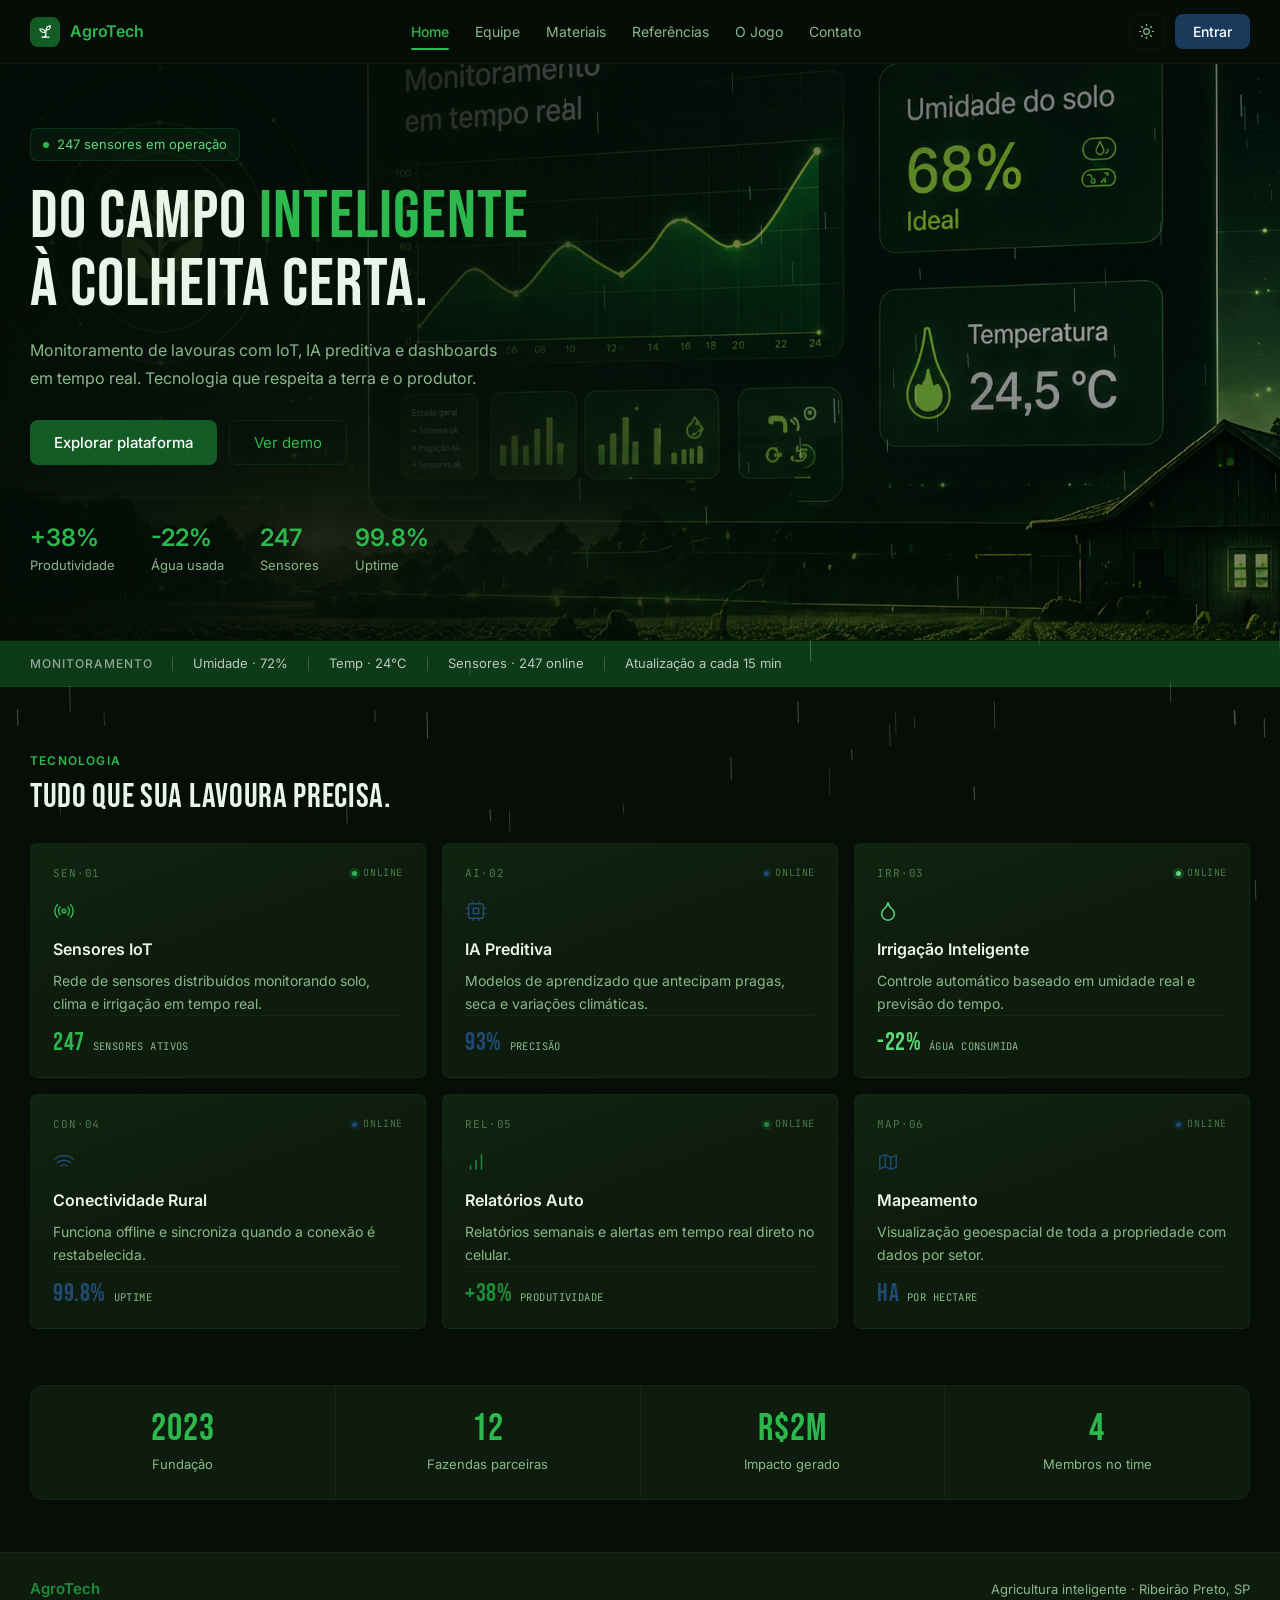
<file: index.html>
<!DOCTYPE html>
<html lang="pt-BR">
<head>
<script>(function(){try{if(localStorage.getItem("agrotech-theme")==="light"){document.documentElement.setAttribute("data-theme","light");}}catch(e){}})();</script>
<meta charset="UTF-8">
<meta name="viewport" content="width=device-width, initial-scale=1.0">
<title>AgroTech — Agricultura Inteligente</title>
<meta name="description" content="AgroTech — monitoramento de lavouras com sensores IoT, IA preditiva e dashboards em tempo real.">
<meta name="theme-color" content="#145c26">
<link rel="icon" href="data:image/svg+xml,%3Csvg xmlns='http://www.w3.org/2000/svg' viewBox='0 0 32 32'%3E%3Crect width='32' height='32' rx='7' fill='%23145c26'/%3E%3Cg fill='none' stroke='%23fff' stroke-width='1.8' stroke-linecap='round' stroke-linejoin='round' transform='translate(4 4) scale(1)'%3E%3Cpath d='M7 20h10'/%3E%3Cpath d='M10 20c5.5-2.5.8-6.4 3-10'/%3E%3Cpath d='M9.5 9.4c1.1.8 1.8 2.2 2.3 3.7-2 .4-3.5.4-4.8-.3-1.2-.6-2.3-1.9-3-4.2 2.8-.5 4.4 0 5.5.8z'/%3E%3Cpath d='M14.1 6a7 7 0 0 0-1.1 4c1.9-.1 3.3-.6 4.3-1.4 1-1 1.6-2.3 1.7-4.6-2.7.1-4 1-4.9 2z'/%3E%3C/g%3E%3C/svg%3E">
<link rel="preconnect" href="https://fonts.googleapis.com">
<link rel="preconnect" href="https://fonts.gstatic.com" crossorigin>
<link href="https://fonts.googleapis.com/css2?family=Bebas+Neue&family=Inter:wght@300;400;500;600&family=JetBrains+Mono:wght@400;500&display=swap" rel="stylesheet">
<link rel="stylesheet" href="css/style.css">
<link rel="stylesheet" href="css/efeitos.css">
</head>
<body>

<!-- ══════ NAV ══════ -->

<nav>
  <a class="nav-logo" href="index.html">
    <span class="logo-mark"><svg class="ico" viewBox="0 0 24 24" fill="none" stroke="currentColor" stroke-width="1.6" stroke-linecap="round" stroke-linejoin="round" aria-hidden="true"><path d="M7 20h10"/><path d="M10 20c5.5-2.5.8-6.4 3-10"/><path d="M9.5 9.4c1.1.8 1.8 2.2 2.3 3.7-2 .4-3.5.4-4.8-.3-1.2-.6-2.3-1.9-3-4.2 2.8-.5 4.4 0 5.5.8z"/><path d="M14.1 6a7 7 0 0 0-1.1 4c1.9-.1 3.3-.6 4.3-1.4 1-1 1.6-2.3 1.7-4.6-2.7.1-4 1-4.9 2z"/></svg></span>
    AgroTech
  </a>
  <ul class="nav-links">
    <li><a href="index.html" id="nl-home" class="active">Home</a></li>
    <li><a href="equipe.html" id="nl-team">Equipe</a></li>
    <li><a href="produtos.html" id="nl-mat">Materiais</a></li>
    <li><a href="referencias.html" id="nl-refs">Referências</a></li>
    <li><a href="jogo.html" id="nl-game">O Jogo</a></li>
    <li><a href="contato.html" id="nl-contato">Contato</a></li>
  </ul>
  <div class="nav-right">
    <button class="theme-toggle" onclick="toggleTheme()" title="Alternar tema" aria-label="Alternar tema"><svg class="ico" viewBox="0 0 24 24" fill="none" stroke="currentColor" stroke-width="1.6" stroke-linecap="round" stroke-linejoin="round" aria-hidden="true"><circle cx="12" cy="12" r="4"/><path d="M12 2v2"/><path d="M12 20v2"/><path d="m4.93 4.93 1.41 1.41"/><path d="m17.66 17.66 1.41 1.41"/><path d="M2 12h2"/><path d="M20 12h2"/><path d="m6.34 17.66-1.41 1.41"/><path d="m19.07 4.93-1.41 1.41"/></svg></button>
    <button class="nav-cta" onclick="openLogin()">Entrar</button>
    <button class="hamburger" onclick="toggleMenu()" aria-label="Menu">
      <span></span><span></span><span></span>
    </button>
  </div>
</nav>

<!-- mobile menu -->
<div class="mobile-menu" id="mobileMenu">
  <a href="index.html" class="active" aria-current="page">Home</a>
  <a href="equipe.html">Equipe</a>
  <a href="produtos.html">Materiais</a>
  <a href="referencias.html">Referências</a>
  <a href="jogo.html">O Jogo</a>
  <a href="contato.html">Contato</a>
  <div class="mobile-menu-footer">
    <button class="nav-cta" style="flex:1;" onclick="closeMenu();openLogin()">Entrar</button>
  </div>
</div>

<!-- ══════ LOGIN MODAL ══════ -->
<div class="login-overlay" id="loginOverlay" onclick="if(event.target===this)closeLogin()">
  <div class="login-modal" role="dialog" aria-modal="true" aria-labelledby="loginTitle">
    <button class="login-close" onclick="closeLogin()" aria-label="Fechar"><svg class="ico" viewBox="0 0 24 24" fill="none" stroke="currentColor" stroke-width="1.6" stroke-linecap="round" stroke-linejoin="round" aria-hidden="true"><path d="M18 6 6 18"/><path d="m6 6 12 12"/></svg></button>
    <div class="login-badge"><span class="badge-dot"></span>Acesso à plataforma</div>
    <div class="login-title" id="loginTitle">Entrar</div>
    <p class="login-sub">Acesse o painel AgroTech para acompanhar seus sensores e relatórios.</p>

    <form id="loginForm" onsubmit="return handleLoginSubmit(event)">
      <div class="field">
        <label for="loginEmail">E-mail</label>
        <input type="email" id="loginEmail" name="email" placeholder="seu@email.com" required>
      </div>
      <div class="field">
        <label for="loginPassword">Senha</label>
        <input type="password" id="loginPassword" name="password" placeholder="••••••••" required>
      </div>
      <div class="login-row">
        <label class="login-check">
          <input type="checkbox" name="remember"> Lembrar de mim
        </label>
        <a href="#" class="login-forgot" onclick="return false;">Esqueceu a senha?</a>
      </div>
      <button type="submit" class="submit-btn">Entrar</button>
      <div class="login-error" id="loginError">E-mail ou senha inválidos.</div>
    </form>

    <div class="login-divider"><span>ou</span></div>
    <p class="login-signup">Ainda não tem conta? <a href="#" onclick="return false;">Criar conta</a></p>
  </div>
</div>
<div class="page active" id="page-home">

  <section class="hero" id="hero-home">
    <video class="hero-video hero-video-dark" autoplay muted loop playsinline poster="img/imagem_home.png">
      <source src="img/hero-video.mp4" type="video/mp4">
    </video>
    <video class="hero-video hero-video-light" muted loop playsinline poster="img/hero-video-light-poster.jpg">
      <source src="img/hero-video-light.mp4" type="video/mp4">
    </video>
    <div class="hero-grid"></div>
    <div class="hero-glow"></div>
    <div class="hero-right-panel"><div class="panel-veil"></div></div>
        <div class="hero-content">
      <div class="hero-badge"><span class="badge-dot"></span>247 sensores em operação</div>
      <h1>Do campo <span class="hl">inteligente</span><br>à colheita certa.</h1>
      <p class="hero-sub">Monitoramento de lavouras com IoT, IA preditiva e dashboards em tempo real. Tecnologia que respeita a terra e o produtor.</p>
      <div class="hero-ctas">
        <button class="btn-primary" onclick="window.location.href='equipe.html'">Explorar plataforma</button>
        <button class="btn-secondary" onclick="window.location.href='jogo.html'">Ver demo</button>
      </div>
      <div class="hero-stats-row">
        <div><div class="stat-n">+38%</div><div class="stat-l">Produtividade</div></div>
        <div><div class="stat-n">-22%</div><div class="stat-l">Água usada</div></div>
        <div><div class="stat-n">247</div><div class="stat-l">Sensores</div></div>
        <div><div class="stat-n">99.8%</div><div class="stat-l">Uptime</div></div>
      </div>
    </div>
  </section>

  <div class="scanner-strip">
    <span class="strip-label">Monitoramento</span>
    <div class="strip-div"></div>
    <span class="strip-item">Umidade · 72%</span>
    <div class="strip-div"></div>
    <span class="strip-item">Temp · 24°C</span>
    <div class="strip-div"></div>
    <span class="strip-item">Sensores · 247 online</span>
    <div class="strip-div"></div>
    <span class="strip-item">Atualização a cada 15 min</span>
  </div>

  <div class="home-main">
    <div class="eyebrow">Tecnologia</div>
    <div class="sec-title">Tudo que sua lavoura precisa.</div>

    <div class="features-grid">
      <div class="feat-card">
        <div class="feat-top">
          <span class="feat-code">SEN·01</span>
          <span class="feat-status"><i class="feat-dot"></i>online</span>
        </div>
        <div class="feat-icon"><svg class="ico" viewBox="0 0 24 24" fill="none" stroke="currentColor" stroke-width="1.6" stroke-linecap="round" stroke-linejoin="round" aria-hidden="true"><path d="M4.9 19.1C1 15.2 1 8.8 4.9 4.9"/><path d="M7.8 16.2c-2.3-2.3-2.3-6.1 0-8.5"/><circle cx="12" cy="12" r="2"/><path d="M16.2 7.8c2.3 2.3 2.3 6.1 0 8.5"/><path d="M19.1 4.9C23 8.8 23 15.1 19.1 19"/></svg></div>
        <div class="feat-name">Sensores IoT</div>
        <div class="feat-desc">Rede de sensores distribuídos monitorando solo, clima e irrigação em tempo real.</div>
        <div class="feat-readout"><span class="feat-readout-num">247</span><span class="feat-readout-label">sensores ativos</span></div>
      </div>
      <div class="feat-card">
        <div class="feat-top">
          <span class="feat-code">AI·02</span>
          <span class="feat-status"><i class="feat-dot"></i>online</span>
        </div>
        <div class="feat-icon"><svg class="ico" viewBox="0 0 24 24" fill="none" stroke="currentColor" stroke-width="1.6" stroke-linecap="round" stroke-linejoin="round" aria-hidden="true"><rect x="4" y="4" width="16" height="16" rx="2"/><rect x="9" y="9" width="6" height="6"/><path d="M15 2v2"/><path d="M15 20v2"/><path d="M2 15h2"/><path d="M2 9h2"/><path d="M20 15h2"/><path d="M20 9h2"/><path d="M9 2v2"/><path d="M9 20v2"/></svg></div>
        <div class="feat-name">IA Preditiva</div>
        <div class="feat-desc">Modelos de aprendizado que antecipam pragas, seca e variações climáticas.</div>
        <div class="feat-readout"><span class="feat-readout-num">93%</span><span class="feat-readout-label">precisão</span></div>
      </div>
      <div class="feat-card">
        <div class="feat-top">
          <span class="feat-code">IRR·03</span>
          <span class="feat-status"><i class="feat-dot"></i>online</span>
        </div>
        <div class="feat-icon"><svg class="ico" viewBox="0 0 24 24" fill="none" stroke="currentColor" stroke-width="1.6" stroke-linecap="round" stroke-linejoin="round" aria-hidden="true"><path d="M12 22a7 7 0 0 0 7-7c0-2-1-3.9-3-5.5s-3.5-4-4-6.5c-.5 2.5-2 4.9-4 6.5C6 11.1 5 13 5 15a7 7 0 0 0 7 7z"/></svg></div>
        <div class="feat-name">Irrigação Inteligente</div>
        <div class="feat-desc">Controle automático baseado em umidade real e previsão do tempo.</div>
        <div class="feat-readout"><span class="feat-readout-num">-22%</span><span class="feat-readout-label">água consumida</span></div>
      </div>
      <div class="feat-card">
        <div class="feat-top">
          <span class="feat-code">CON·04</span>
          <span class="feat-status"><i class="feat-dot"></i>online</span>
        </div>
        <div class="feat-icon"><svg class="ico" viewBox="0 0 24 24" fill="none" stroke="currentColor" stroke-width="1.6" stroke-linecap="round" stroke-linejoin="round" aria-hidden="true"><path d="M12 20h.01"/><path d="M2 8.8a15 15 0 0 1 20 0"/><path d="M5 12.9a10 10 0 0 1 14 0"/><path d="M8.5 16.4a5 5 0 0 1 7 0"/></svg></div>
        <div class="feat-name">Conectividade Rural</div>
        <div class="feat-desc">Funciona offline e sincroniza quando a conexão é restabelecida.</div>
        <div class="feat-readout"><span class="feat-readout-num">99.8%</span><span class="feat-readout-label">uptime</span></div>
      </div>
      <div class="feat-card">
        <div class="feat-top">
          <span class="feat-code">REL·05</span>
          <span class="feat-status"><i class="feat-dot"></i>online</span>
        </div>
        <div class="feat-icon"><svg class="ico" viewBox="0 0 24 24" fill="none" stroke="currentColor" stroke-width="1.6" stroke-linecap="round" stroke-linejoin="round" aria-hidden="true"><line x1="12" y1="20" x2="12" y2="10"/><line x1="18" y1="20" x2="18" y2="4"/><line x1="6" y1="20" x2="6" y2="16"/></svg></div>
        <div class="feat-name">Relatórios Auto</div>
        <div class="feat-desc">Relatórios semanais e alertas em tempo real direto no celular.</div>
        <div class="feat-readout"><span class="feat-readout-num">+38%</span><span class="feat-readout-label">produtividade</span></div>
      </div>
      <div class="feat-card">
        <div class="feat-top">
          <span class="feat-code">MAP·06</span>
          <span class="feat-status"><i class="feat-dot"></i>online</span>
        </div>
        <div class="feat-icon"><svg class="ico" viewBox="0 0 24 24" fill="none" stroke="currentColor" stroke-width="1.6" stroke-linecap="round" stroke-linejoin="round" aria-hidden="true"><path d="M9 4 3 6.5v13L9 17l6 3 6-2.5v-13L15 7z"/><path d="M9 4v13"/><path d="M15 7v13"/></svg></div>
        <div class="feat-name">Mapeamento</div>
        <div class="feat-desc">Visualização geoespacial de toda a propriedade com dados por setor.</div>
        <div class="feat-readout"><span class="feat-readout-num">Ha</span><span class="feat-readout-label">por hectare</span></div>
      </div>
    </div>

    <div class="stats-bar" style="margin-bottom:52px;">
      <div class="stat-block"><div class="sb-num">2023</div><div class="sb-label">Fundação</div></div>
      <div class="stat-block"><div class="sb-num">12</div><div class="sb-label">Fazendas parceiras</div></div>
      <div class="stat-block"><div class="sb-num">R$2M</div><div class="sb-label">Impacto gerado</div></div>
      <div class="stat-block"><div class="sb-num">4</div><div class="sb-label">Membros no time</div></div>
    </div>
  </div>

  <footer>
    <span class="footer-logo">AgroTech</span>
    <span class="footer-text">Agricultura inteligente · Ribeirão Preto, SP</span>
  </footer>
</div>

<script src="js/main.js"></script>
<script src="js/chuva.js"></script>
<script src="js/efeitos.js"></script>
</body>
</html>
</file>
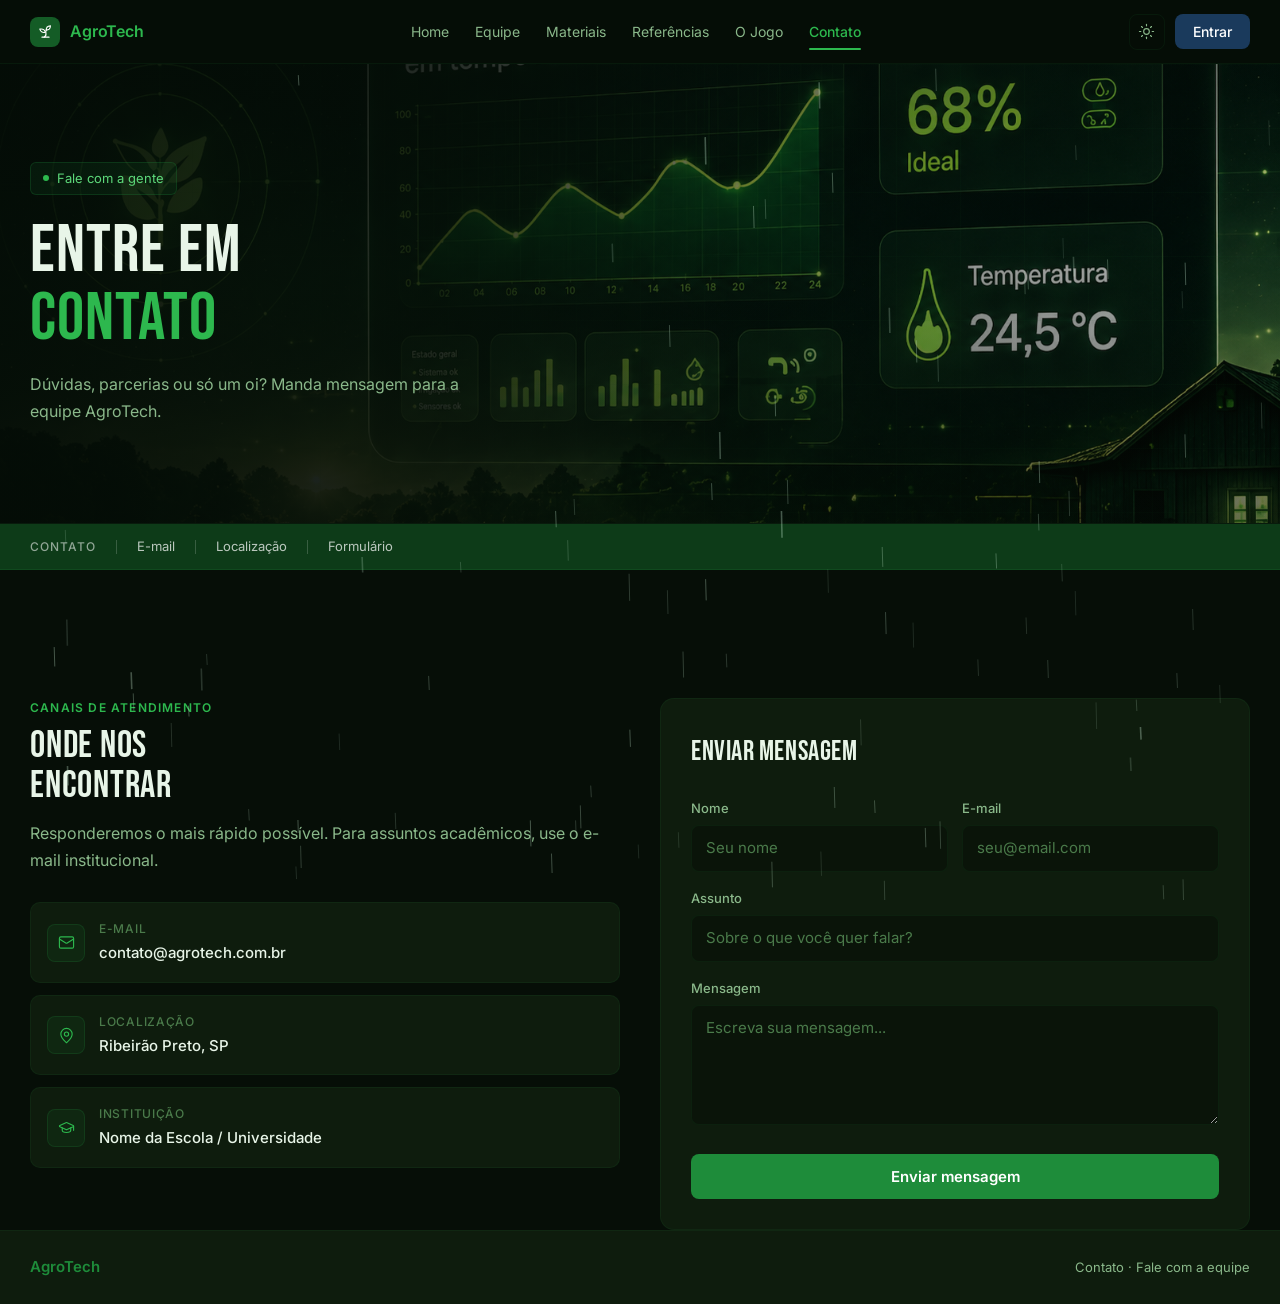
<file: contato.html>
<!DOCTYPE html>
<html lang="pt-BR">
<head>
<script>(function(){try{if(localStorage.getItem("agrotech-theme")==="light"){document.documentElement.setAttribute("data-theme","light");}}catch(e){}})();</script>
<meta charset="UTF-8">
<meta name="viewport" content="width=device-width, initial-scale=1.0">
<title>Contato — AgroTech</title>
<meta name="description" content="Fale com a equipe AgroTech: e-mail, localização e formulário de contato.">
<meta name="theme-color" content="#145c26">
<link rel="icon" href="data:image/svg+xml,%3Csvg xmlns='http://www.w3.org/2000/svg' viewBox='0 0 32 32'%3E%3Crect width='32' height='32' rx='7' fill='%23145c26'/%3E%3Cg fill='none' stroke='%23fff' stroke-width='1.8' stroke-linecap='round' stroke-linejoin='round' transform='translate(4 4) scale(1)'%3E%3Cpath d='M7 20h10'/%3E%3Cpath d='M10 20c5.5-2.5.8-6.4 3-10'/%3E%3Cpath d='M9.5 9.4c1.1.8 1.8 2.2 2.3 3.7-2 .4-3.5.4-4.8-.3-1.2-.6-2.3-1.9-3-4.2 2.8-.5 4.4 0 5.5.8z'/%3E%3Cpath d='M14.1 6a7 7 0 0 0-1.1 4c1.9-.1 3.3-.6 4.3-1.4 1-1 1.6-2.3 1.7-4.6-2.7.1-4 1-4.9 2z'/%3E%3C/g%3E%3C/svg%3E">
<link rel="preconnect" href="https://fonts.googleapis.com">
<link rel="preconnect" href="https://fonts.gstatic.com" crossorigin>
<link href="https://fonts.googleapis.com/css2?family=Bebas+Neue&family=Inter:wght@300;400;500;600&display=swap" rel="stylesheet">
<link rel="stylesheet" href="css/style.css">
<link rel="stylesheet" href="css/efeitos.css">
<link rel="stylesheet" href="css/contato.css">
</head>
<body>

<!-- ══════ NAV ══════ -->

<nav>
  <a class="nav-logo" href="index.html">
    <span class="logo-mark"><svg class="ico" viewBox="0 0 24 24" fill="none" stroke="currentColor" stroke-width="1.6" stroke-linecap="round" stroke-linejoin="round" aria-hidden="true"><path d="M7 20h10"/><path d="M10 20c5.5-2.5.8-6.4 3-10"/><path d="M9.5 9.4c1.1.8 1.8 2.2 2.3 3.7-2 .4-3.5.4-4.8-.3-1.2-.6-2.3-1.9-3-4.2 2.8-.5 4.4 0 5.5.8z"/><path d="M14.1 6a7 7 0 0 0-1.1 4c1.9-.1 3.3-.6 4.3-1.4 1-1 1.6-2.3 1.7-4.6-2.7.1-4 1-4.9 2z"/></svg></span>
    AgroTech
  </a>
  <ul class="nav-links">
    <li><a href="index.html" id="nl-home">Home</a></li>
    <li><a href="equipe.html" id="nl-team">Equipe</a></li>
    <li><a href="produtos.html" id="nl-mat">Materiais</a></li>
    <li><a href="referencias.html" id="nl-refs">Referências</a></li>
    <li><a href="jogo.html" id="nl-game">O Jogo</a></li>
    <li><a href="contato.html" id="nl-contato" class="active">Contato</a></li>
  </ul>
  <div class="nav-right">
    <button class="theme-toggle" onclick="toggleTheme()" title="Alternar tema" aria-label="Alternar tema"><svg class="ico" viewBox="0 0 24 24" fill="none" stroke="currentColor" stroke-width="1.6" stroke-linecap="round" stroke-linejoin="round" aria-hidden="true"><circle cx="12" cy="12" r="4"/><path d="M12 2v2"/><path d="M12 20v2"/><path d="m4.93 4.93 1.41 1.41"/><path d="m17.66 17.66 1.41 1.41"/><path d="M2 12h2"/><path d="M20 12h2"/><path d="m6.34 17.66-1.41 1.41"/><path d="m19.07 4.93-1.41 1.41"/></svg></button>
    <button class="nav-cta" onclick="openLogin()">Entrar</button>
    <button class="hamburger" onclick="toggleMenu()" aria-label="Menu">
      <span></span><span></span><span></span>
    </button>
  </div>
</nav>

<!-- mobile menu -->
<div class="mobile-menu" id="mobileMenu">
  <a href="index.html">Home</a>
  <a href="equipe.html">Equipe</a>
  <a href="produtos.html">Materiais</a>
  <a href="referencias.html">Referências</a>
  <a href="jogo.html">O Jogo</a>
  <a href="contato.html" class="active" aria-current="page">Contato</a>
  <div class="mobile-menu-footer">
    <button class="nav-cta" style="flex:1;" onclick="closeMenu();openLogin()">Entrar</button>
  </div>
</div>

<!-- ══════ LOGIN MODAL ══════ -->
<div class="login-overlay" id="loginOverlay" onclick="if(event.target===this)closeLogin()">
  <div class="login-modal" role="dialog" aria-modal="true" aria-labelledby="loginTitle">
    <button class="login-close" onclick="closeLogin()" aria-label="Fechar"><svg class="ico" viewBox="0 0 24 24" fill="none" stroke="currentColor" stroke-width="1.6" stroke-linecap="round" stroke-linejoin="round" aria-hidden="true"><path d="M18 6 6 18"/><path d="m6 6 12 12"/></svg></button>
    <div class="login-badge"><span class="badge-dot"></span>Acesso à plataforma</div>
    <div class="login-title" id="loginTitle">Entrar</div>
    <p class="login-sub">Acesse o painel AgroTech para acompanhar seus sensores e relatórios.</p>

    <form id="loginForm" onsubmit="return handleLoginSubmit(event)">
      <div class="field">
        <label for="loginEmail">E-mail</label>
        <input type="email" id="loginEmail" name="email" placeholder="seu@email.com" required>
      </div>
      <div class="field">
        <label for="loginPassword">Senha</label>
        <input type="password" id="loginPassword" name="password" placeholder="••••••••" required>
      </div>
      <div class="login-row">
        <label class="login-check">
          <input type="checkbox" name="remember"> Lembrar de mim
        </label>
        <a href="#" class="login-forgot" onclick="return false;">Esqueceu a senha?</a>
      </div>
      <button type="submit" class="submit-btn">Entrar</button>
      <div class="login-error" id="loginError">E-mail ou senha inválidos.</div>
    </form>

    <div class="login-divider"><span>ou</span></div>
    <p class="login-signup">Ainda não tem conta? <a href="#" onclick="return false;">Criar conta</a></p>
  </div>
</div>
<div class="page active" id="page-contato">

  <section class="hero">
    <video class="hero-video hero-video-dark" autoplay muted loop playsinline poster="img/imagem_home.png">
      <source src="img/hero-video.mp4" type="video/mp4">
    </video>
    <video class="hero-video hero-video-light" muted loop playsinline poster="img/hero-video-light-poster.jpg">
      <source src="img/hero-video-light.mp4" type="video/mp4">
    </video>
    <div class="hero-grid"></div>
    <div class="hero-glow"></div>
    <div class="hero-right-panel"><div class="panel-veil"></div></div>
    <div class="hero-content">
      <div class="hero-badge"><span class="badge-dot"></span>Fale com a gente</div>
      <h1>Entre em<br><span class="hl">Contato</span></h1>
      <p class="hero-sub">Dúvidas, parcerias ou só um oi? Manda mensagem para a equipe AgroTech.</p>
    </div>
  </section>

  <div class="scanner-strip">
    <span class="strip-label">Contato</span>
    <div class="strip-div"></div><span class="strip-item">E-mail</span>
    <div class="strip-div"></div><span class="strip-item">Localização</span>
    <div class="strip-div"></div><span class="strip-item">Formulário</span>
  </div>

  <div class="team-main">
    <!-- contact -->
    <div class="team-contact" style="margin-top:64px;">
      <div>
        <div class="eyebrow">Canais de atendimento</div>
        <div class="contact-info-title">Onde nos<br>encontrar</div>
        <p class="contact-info-sub">Responderemos o mais rápido possível. Para assuntos acadêmicos, use o e-mail institucional.</p>
        <div class="contact-items-list">
          <div class="contact-item"><div class="ci-icon"><svg class="ico" viewBox="0 0 24 24" fill="none" stroke="currentColor" stroke-width="1.6" stroke-linecap="round" stroke-linejoin="round" aria-hidden="true"><rect x="2" y="4" width="20" height="16" rx="2"/><path d="m22 7-8.97 5.7a1.94 1.94 0 0 1-2.06 0L2 7"/></svg></div><div><div class="ci-label">E-mail</div><div class="ci-value">contato@agrotech.com.br</div></div></div>
          <div class="contact-item"><div class="ci-icon"><svg class="ico" viewBox="0 0 24 24" fill="none" stroke="currentColor" stroke-width="1.6" stroke-linecap="round" stroke-linejoin="round" aria-hidden="true"><path d="M20 10c0 4.99-5.54 10.19-7.4 11.8a1 1 0 0 1-1.2 0C9.54 20.19 4 14.99 4 10a8 8 0 0 1 16 0"/><circle cx="12" cy="10" r="3"/></svg></div><div><div class="ci-label">Localização</div><div class="ci-value">Ribeirão Preto, SP</div></div></div>
          <div class="contact-item"><div class="ci-icon"><svg class="ico" viewBox="0 0 24 24" fill="none" stroke="currentColor" stroke-width="1.6" stroke-linecap="round" stroke-linejoin="round" aria-hidden="true"><path d="M21.42 10.92a1 1 0 0 0-.02-1.84L12.83 5.18a2 2 0 0 0-1.66 0L2.6 9.08a1 1 0 0 0 0 1.83l8.57 3.91a2 2 0 0 0 1.66 0z"/><path d="M22 10v6"/><path d="M6 12.5V16a6 3 0 0 0 12 0v-3.5"/></svg></div><div><div class="ci-label">Instituição</div><div class="ci-value">Nome da Escola / Universidade</div></div></div>
        </div>
      </div>
      <div class="form-wrap">
        <div class="form-title">Enviar Mensagem</div>
        <div class="field-row">
          <div class="field"><label>Nome</label><input type="text" placeholder="Seu nome"></div>
          <div class="field"><label>E-mail</label><input type="email" placeholder="seu@email.com"></div>
        </div>
        <div class="field"><label>Assunto</label><input type="text" placeholder="Sobre o que você quer falar?"></div>
        <div class="field"><label>Mensagem</label><textarea placeholder="Escreva sua mensagem..."></textarea></div>
        <button class="submit-btn" onclick="formSuccess(this)">Enviar mensagem</button>
        <div class="form-success" id="fs-team"><svg class="ico" viewBox="0 0 24 24" fill="none" stroke="currentColor" stroke-width="1.6" stroke-linecap="round" stroke-linejoin="round" aria-hidden="true"><path d="M21.8 10A10 10 0 1 1 17 3.34"/><path d="m9 11 3 3L22 4"/></svg> Mensagem enviada! Entraremos em contato em breve.</div>
      </div>
    </div>

  </div>

  <footer><span class="footer-logo">AgroTech</span><span class="footer-text">Contato · Fale com a equipe</span></footer>
</div>

<script src="js/main.js"></script>
<script src="js/chuva.js"></script>
<script src="js/efeitos.js"></script>
<script src="js/contato.js"></script>
</body>
</html>
</file>
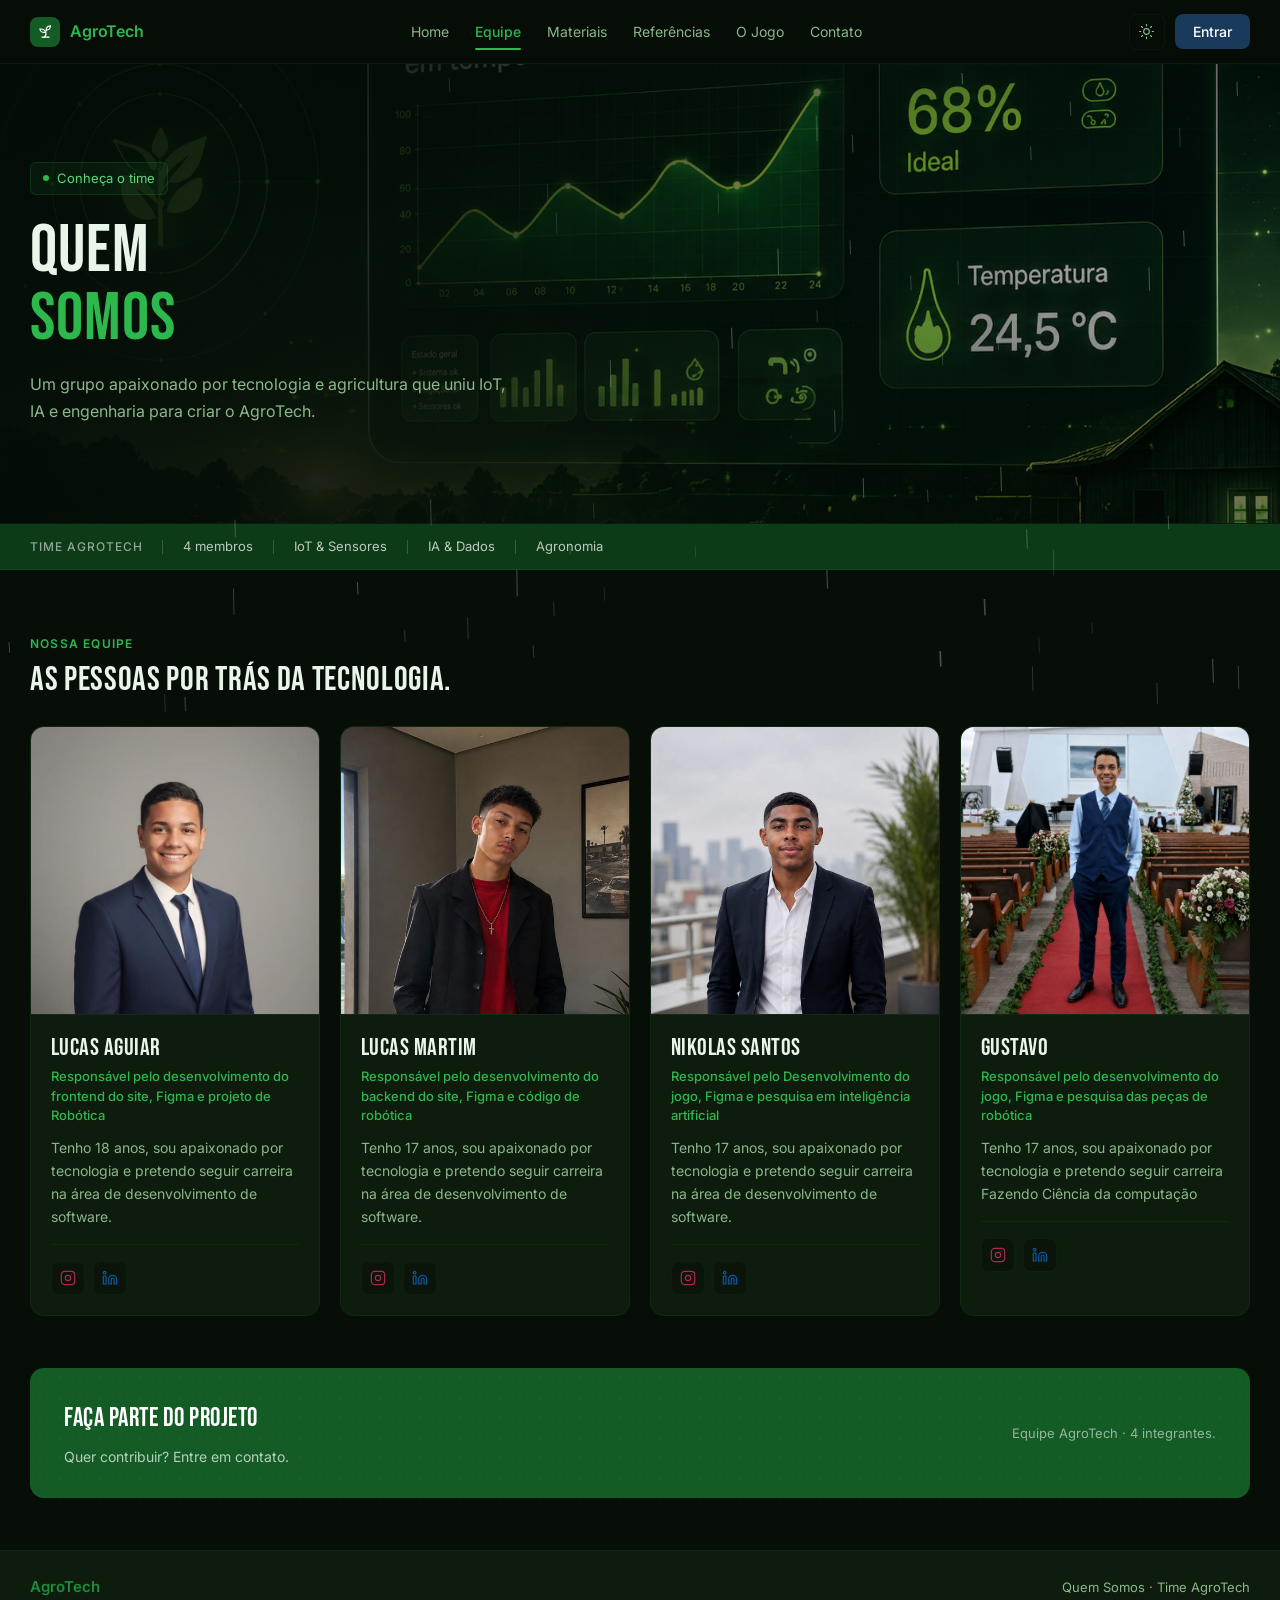
<file: equipe.html>
<!DOCTYPE html>
<html lang="pt-BR">
<head>
<script>(function(){try{if(localStorage.getItem("agrotech-theme")==="light"){document.documentElement.setAttribute("data-theme","light");}}catch(e){}})();</script>
<meta charset="UTF-8">
<meta name="viewport" content="width=device-width, initial-scale=1.0">
<title>Equipe — AgroTech</title>
<meta name="description" content="Conheça a equipe por trás do AgroTech: desenvolvimento, robótica, jogo e pesquisa.">
<meta name="theme-color" content="#145c26">
<link rel="icon" href="data:image/svg+xml,%3Csvg xmlns='http://www.w3.org/2000/svg' viewBox='0 0 32 32'%3E%3Crect width='32' height='32' rx='7' fill='%23145c26'/%3E%3Cg fill='none' stroke='%23fff' stroke-width='1.8' stroke-linecap='round' stroke-linejoin='round' transform='translate(4 4) scale(1)'%3E%3Cpath d='M7 20h10'/%3E%3Cpath d='M10 20c5.5-2.5.8-6.4 3-10'/%3E%3Cpath d='M9.5 9.4c1.1.8 1.8 2.2 2.3 3.7-2 .4-3.5.4-4.8-.3-1.2-.6-2.3-1.9-3-4.2 2.8-.5 4.4 0 5.5.8z'/%3E%3Cpath d='M14.1 6a7 7 0 0 0-1.1 4c1.9-.1 3.3-.6 4.3-1.4 1-1 1.6-2.3 1.7-4.6-2.7.1-4 1-4.9 2z'/%3E%3C/g%3E%3C/svg%3E">
<link rel="preconnect" href="https://fonts.googleapis.com">
<link rel="preconnect" href="https://fonts.gstatic.com" crossorigin>
<link href="https://fonts.googleapis.com/css2?family=Bebas+Neue&family=Inter:wght@300;400;500;600&display=swap" rel="stylesheet">
<link rel="stylesheet" href="css/style.css">
<link rel="stylesheet" href="css/efeitos.css">
<link rel="stylesheet" href="css/equipe.css">
</head>
<body>

<!-- ══════ NAV ══════ -->

<nav>
  <a class="nav-logo" href="index.html">
    <span class="logo-mark"><svg class="ico" viewBox="0 0 24 24" fill="none" stroke="currentColor" stroke-width="1.6" stroke-linecap="round" stroke-linejoin="round" aria-hidden="true"><path d="M7 20h10"/><path d="M10 20c5.5-2.5.8-6.4 3-10"/><path d="M9.5 9.4c1.1.8 1.8 2.2 2.3 3.7-2 .4-3.5.4-4.8-.3-1.2-.6-2.3-1.9-3-4.2 2.8-.5 4.4 0 5.5.8z"/><path d="M14.1 6a7 7 0 0 0-1.1 4c1.9-.1 3.3-.6 4.3-1.4 1-1 1.6-2.3 1.7-4.6-2.7.1-4 1-4.9 2z"/></svg></span>
    AgroTech
  </a>
  <ul class="nav-links">
    <li><a href="index.html" id="nl-home">Home</a></li>
    <li><a href="equipe.html" id="nl-team" class="active">Equipe</a></li>
    <li><a href="produtos.html" id="nl-mat">Materiais</a></li>
    <li><a href="referencias.html" id="nl-refs">Referências</a></li>
    <li><a href="jogo.html" id="nl-game">O Jogo</a></li>
    <li><a href="contato.html" id="nl-contato">Contato</a></li>
  </ul>
  <div class="nav-right">
    <button class="theme-toggle" onclick="toggleTheme()" title="Alternar tema" aria-label="Alternar tema"><svg class="ico" viewBox="0 0 24 24" fill="none" stroke="currentColor" stroke-width="1.6" stroke-linecap="round" stroke-linejoin="round" aria-hidden="true"><circle cx="12" cy="12" r="4"/><path d="M12 2v2"/><path d="M12 20v2"/><path d="m4.93 4.93 1.41 1.41"/><path d="m17.66 17.66 1.41 1.41"/><path d="M2 12h2"/><path d="M20 12h2"/><path d="m6.34 17.66-1.41 1.41"/><path d="m19.07 4.93-1.41 1.41"/></svg></button>
    <button class="nav-cta" onclick="openLogin()">Entrar</button>
    <button class="hamburger" onclick="toggleMenu()" aria-label="Menu">
      <span></span><span></span><span></span>
    </button>
  </div>
</nav>

<!-- mobile menu -->
<div class="mobile-menu" id="mobileMenu">
  <a href="index.html">Home</a>
  <a href="equipe.html" class="active" aria-current="page">Equipe</a>
  <a href="produtos.html">Materiais</a>
  <a href="referencias.html">Referências</a>
  <a href="jogo.html">O Jogo</a>
  <a href="contato.html">Contato</a>
  <div class="mobile-menu-footer">
    <button class="nav-cta" style="flex:1;" onclick="closeMenu();openLogin()">Entrar</button>
  </div>
</div>

<!-- ══════ LOGIN MODAL ══════ -->
<div class="login-overlay" id="loginOverlay" onclick="if(event.target===this)closeLogin()">
  <div class="login-modal" role="dialog" aria-modal="true" aria-labelledby="loginTitle">
    <button class="login-close" onclick="closeLogin()" aria-label="Fechar"><svg class="ico" viewBox="0 0 24 24" fill="none" stroke="currentColor" stroke-width="1.6" stroke-linecap="round" stroke-linejoin="round" aria-hidden="true"><path d="M18 6 6 18"/><path d="m6 6 12 12"/></svg></button>
    <div class="login-badge"><span class="badge-dot"></span>Acesso à plataforma</div>
    <div class="login-title" id="loginTitle">Entrar</div>
    <p class="login-sub">Acesse o painel AgroTech para acompanhar seus sensores e relatórios.</p>

    <form id="loginForm" onsubmit="return handleLoginSubmit(event)">
      <div class="field">
        <label for="loginEmail">E-mail</label>
        <input type="email" id="loginEmail" name="email" placeholder="seu@email.com" required>
      </div>
      <div class="field">
        <label for="loginPassword">Senha</label>
        <input type="password" id="loginPassword" name="password" placeholder="••••••••" required>
      </div>
      <div class="login-row">
        <label class="login-check">
          <input type="checkbox" name="remember"> Lembrar de mim
        </label>
        <a href="#" class="login-forgot" onclick="return false;">Esqueceu a senha?</a>
      </div>
      <button type="submit" class="submit-btn">Entrar</button>
      <div class="login-error" id="loginError">E-mail ou senha inválidos.</div>
    </form>

    <div class="login-divider"><span>ou</span></div>
    <p class="login-signup">Ainda não tem conta? <a href="#" onclick="return false;">Criar conta</a></p>
  </div>
</div>
<div class="page active" id="page-team">

  <section class="hero">
    <video class="hero-video hero-video-dark" autoplay muted loop playsinline poster="img/imagem_home.png">
      <source src="img/hero-video.mp4" type="video/mp4">
    </video>
    <video class="hero-video hero-video-light" muted loop playsinline poster="img/hero-video-light-poster.jpg">
      <source src="img/hero-video-light.mp4" type="video/mp4">
    </video>
    <div class="hero-grid"></div>
    <div class="hero-glow"></div>
    <div class="hero-right-panel"><div class="panel-veil"></div></div>
    <div class="hero-content">
      <div class="hero-badge"><span class="badge-dot"></span>Conheça o time</div>
      <h1>Quem<br><span class="hl">Somos</span></h1>
      <p class="hero-sub">Um grupo apaixonado por tecnologia e agricultura que uniu IoT, IA e engenharia para criar o AgroTech.</p>
    </div>
  </section>

  <div class="scanner-strip">
    <span class="strip-label">Time AgroTech</span>
    <div class="strip-div"></div><span class="strip-item">4 membros</span>
    <div class="strip-div"></div><span class="strip-item">IoT & Sensores</span>
    <div class="strip-div"></div><span class="strip-item">IA & Dados</span>
    <div class="strip-div"></div><span class="strip-item">Agronomia</span>
  </div>

  <div class="team-main">
    <div class="eyebrow">Nossa equipe</div>
    <div class="sec-title">As pessoas por trás da tecnologia.</div>

    <div class="team-grid">
      <div class="member-card">
        <div class="member-photo">
          <img class="photo-img" src="[data-uri]" alt="Lucas Aguiar">
        </div>
        <div class="member-info">
          <div class="member-name">Lucas Aguiar</div>
          <div class="member-role">Responsável pelo desenvolvimento do frontend do site, Figma e projeto de Robótica</div>
          <div class="member-desc">Tenho 18 anos, sou apaixonado por tecnologia e pretendo seguir carreira na área de desenvolvimento de software.</div>
          <div class="member-divider"></div>
          <div class="member-socials">
            <a href="https://www.instagram.com/luc.aguiar08/" class="social-btn ig" title="Instagram">
              <svg viewBox="0 0 24 24" fill="none" stroke="rgba(225,48,108,.75)" stroke-width="1.8" stroke-linecap="round" stroke-linejoin="round"><rect x="2" y="2" width="20" height="20" rx="5"/><circle cx="12" cy="12" r="4"/><circle cx="17.5" cy="6.5" r=".8" fill="rgba(225,48,108,.75)" stroke="none"/></svg>
            </a>
            <a href="#" class="social-btn li" title="LinkedIn">
              <svg viewBox="0 0 24 24" fill="none" stroke="rgba(10,102,194,.85)" stroke-width="1.8" stroke-linecap="round" stroke-linejoin="round"><path d="M16 8a6 6 0 0 1 6 6v7h-4v-7a2 2 0 0 0-4 0v7H10v-7a6 6 0 0 1 6-6z"/><rect x="2" y="9" width="4" height="12"/><circle cx="4" cy="4" r="2"/></svg>
            </a>
          </div>
        </div>
      </div>

      <div class="member-card">
        <div class="member-photo">
          <img class="photo-img" src="[data-uri]" alt="Lucas Martim">
        </div>
        <div class="member-info">
          <div class="member-name">Lucas Martim</div><div class="member-role">Responsável pelo desenvolvimento do backend do site, Figma e código de robótica</div>
          <div class="member-desc">Tenho 17 anos, sou apaixonado por tecnologia e pretendo seguir carreira na área de desenvolvimento de software.</div>
          <div class="member-divider"></div>
          <div class="member-socials">
            <a href="https://www.instagram.com/lk_martimz/" class="social-btn ig"><svg viewBox="0 0 24 24" fill="none" stroke="rgba(225,48,108,.75)" stroke-width="1.8" stroke-linecap="round" stroke-linejoin="round"><rect x="2" y="2" width="20" height="20" rx="5"/><circle cx="12" cy="12" r="4"/><circle cx="17.5" cy="6.5" r=".8" fill="rgba(225,48,108,.75)" stroke="none"/></svg></a>
            <a href="#" class="social-btn li"><svg viewBox="0 0 24 24" fill="none" stroke="rgba(10,102,194,.85)" stroke-width="1.8" stroke-linecap="round" stroke-linejoin="round"><path d="M16 8a6 6 0 0 1 6 6v7h-4v-7a2 2 0 0 0-4 0v7H10v-7a6 6 0 0 1 6-6z"/><rect x="2" y="9" width="4" height="12"/><circle cx="4" cy="4" r="2"/></svg></a>
          </div>
        </div>
      </div>

      <div class="member-card">
        <div class="member-photo">
          <img class="photo-img" src="[data-uri]" alt="Nikolas Santos">
        </div>
        <div class="member-info">
          <div class="member-name">Nikolas Santos</div><div class="member-role">Responsável pelo Desenvolvimento do jogo, Figma e pesquisa em inteligência artificial</div>
          <div class="member-desc">Tenho 17 anos, sou apaixonado por tecnologia e pretendo seguir carreira na área de desenvolvimento de software.</div>
          <div class="member-divider"></div>
          <div class="member-socials">
            <a href="https://www.instagram.com/nikolas.stt/" class="social-btn ig"><svg viewBox="0 0 24 24" fill="none" stroke="rgba(225,48,108,.75)" stroke-width="1.8" stroke-linecap="round" stroke-linejoin="round"><rect x="2" y="2" width="20" height="20" rx="5"/><circle cx="12" cy="12" r="4"/><circle cx="17.5" cy="6.5" r=".8" fill="rgba(225,48,108,.75)" stroke="none"/></svg></a>
            <a href="#" class="social-btn li"><svg viewBox="0 0 24 24" fill="none" stroke="rgba(10,102,194,.85)" stroke-width="1.8" stroke-linecap="round" stroke-linejoin="round"><path d="M16 8a6 6 0 0 1 6 6v7h-4v-7a2 2 0 0 0-4 0v7H10v-7a6 6 0 0 1 6-6z"/><rect x="2" y="9" width="4" height="12"/><circle cx="4" cy="4" r="2"/></svg></a>
          </div>
        </div>
      </div>

      <div class="member-card">
        <div class="member-photo">
          <img class="photo-img" src="[data-uri]" alt="Gustavo">
        </div>
        <div class="member-info">
          <div class="member-name">Gustavo</div><div class="member-role">Responsável pelo desenvolvimento do jogo, Figma e pesquisa das peças de robótica</div>
          <div class="member-desc">Tenho 17 anos, sou apaixonado por tecnologia e pretendo seguir carreira Fazendo Ciência da computação</div>
          <div class="member-divider"></div>
          <div class="member-socials">
            <a href="https://www.instagram.com/gssilva_silva/" class="social-btn ig"><svg viewBox="0 0 24 24" fill="none" stroke="rgba(225,48,108,.75)" stroke-width="1.8" stroke-linecap="round" stroke-linejoin="round"><rect x="2" y="2" width="20" height="20" rx="5"/><circle cx="12" cy="12" r="4"/><circle cx="17.5" cy="6.5" r=".8" fill="rgba(225,48,108,.75)" stroke="none"/></svg></a>
            <a href="#" class="social-btn li"><svg viewBox="0 0 24 24" fill="none" stroke="rgba(10,102,194,.85)" stroke-width="1.8" stroke-linecap="round" stroke-linejoin="round"><path d="M16 8a6 6 0 0 1 6 6v7h-4v-7a2 2 0 0 0-4 0v7H10v-7a6 6 0 0 1 6-6z"/><rect x="2" y="9" width="4" height="12"/><circle cx="4" cy="4" r="2"/></svg></a>
          </div>
        </div>
      </div>
    </div>


    <div class="page-end" style="margin-top:52px;">
      <div><div class="pe-h">Faça parte do projeto</div><div class="pe-sub">Quer contribuir? Entre em contato.</div></div>
      <div class="pe-note">Equipe AgroTech · 4 integrantes.</div>
    </div>

  </div>
  <footer><span class="footer-logo">AgroTech</span><span class="footer-text">Quem Somos · Time AgroTech</span></footer>
</div>

<script src="js/main.js"></script>
<script src="js/chuva.js"></script>
<script src="js/efeitos.js"></script>
<script src="js/equipe.js"></script>
</body>
</html>
</file>
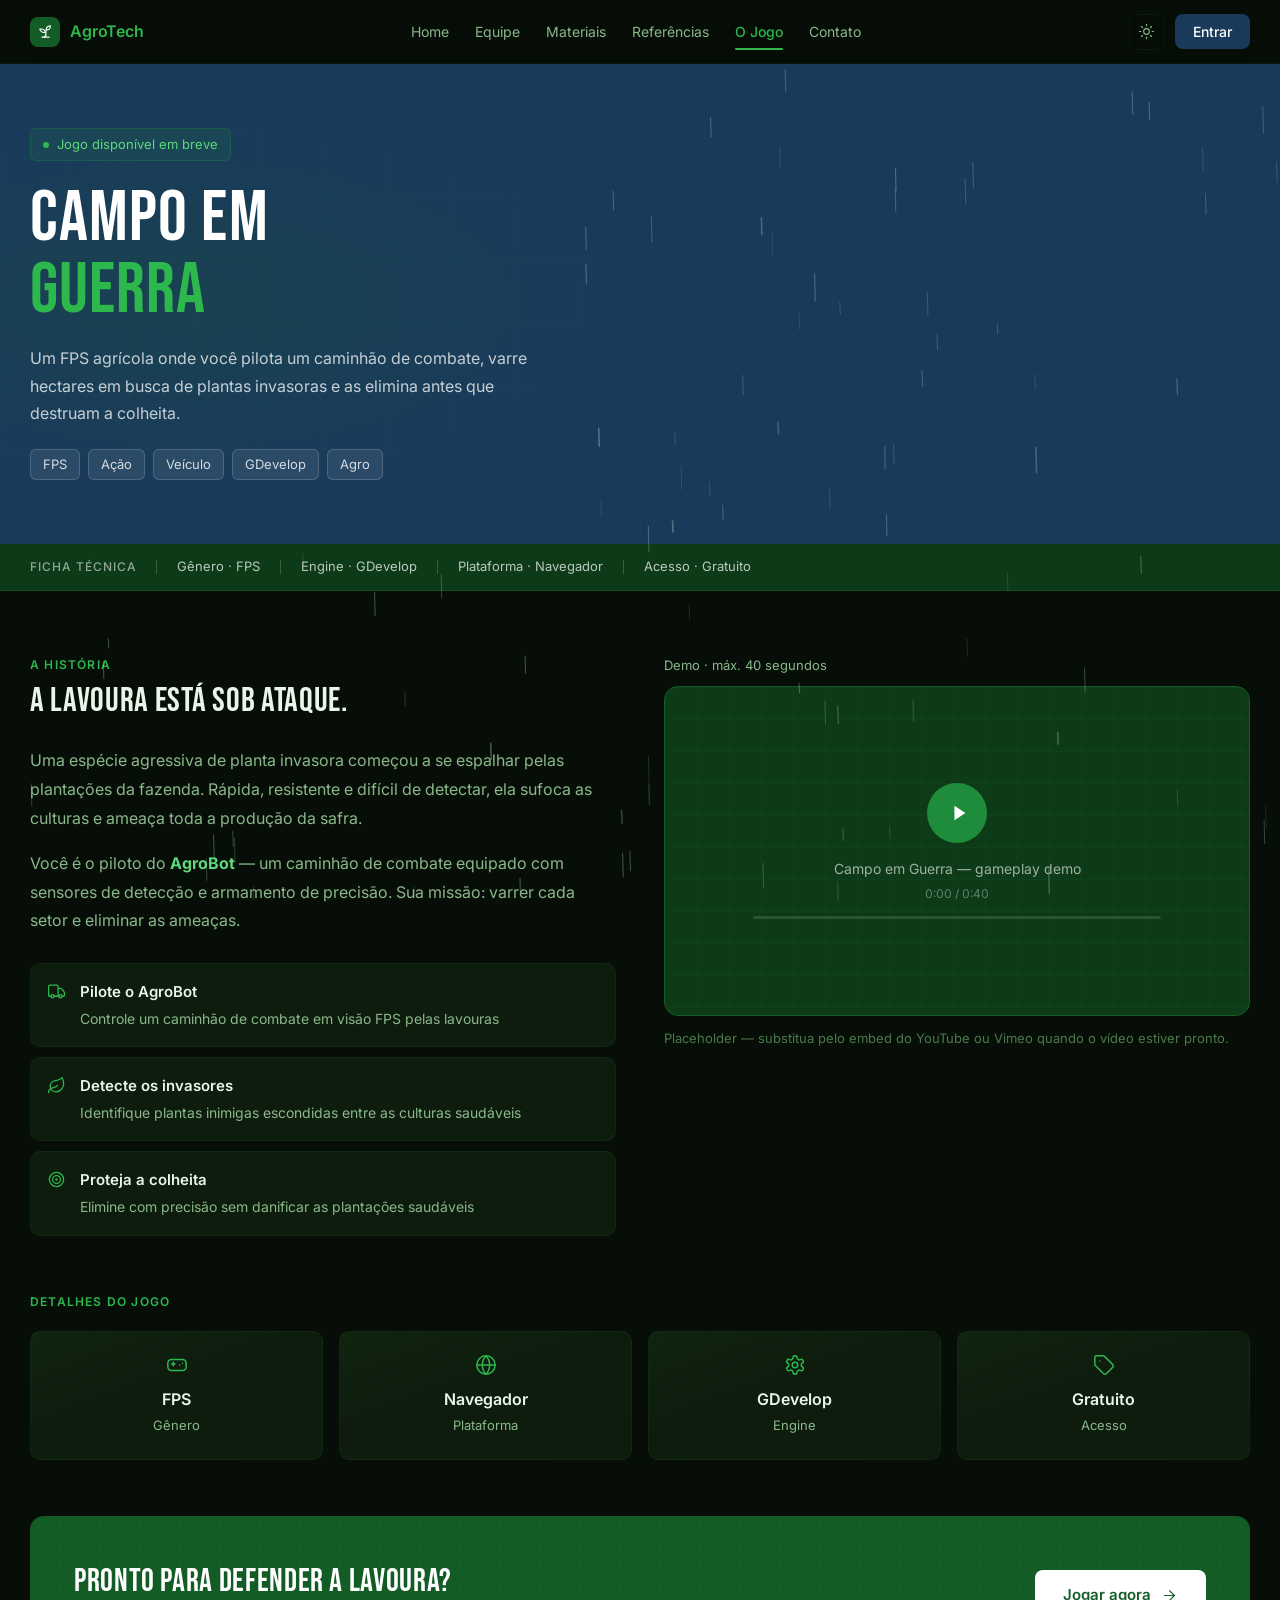
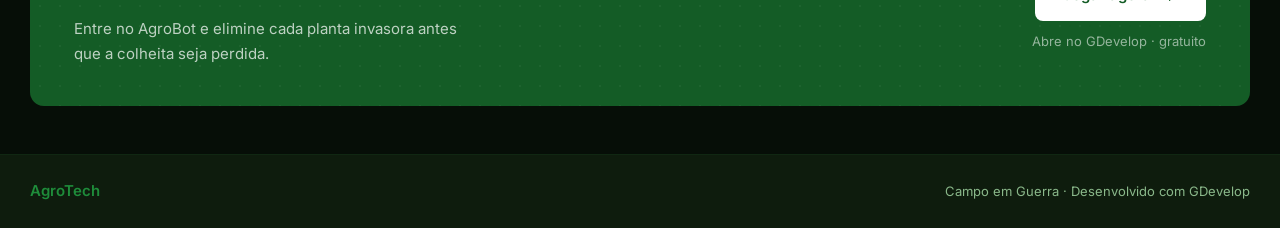
<file: jogo.html>
<!DOCTYPE html>
<html lang="pt-BR">
<head>
<script>(function(){try{if(localStorage.getItem("agrotech-theme")==="light"){document.documentElement.setAttribute("data-theme","light");}}catch(e){}})();</script>
<meta charset="UTF-8">
<meta name="viewport" content="width=device-width, initial-scale=1.0">
<title>O Jogo — Campo em Guerra — AgroTech</title>
<meta name="description" content="Campo em Guerra — FPS agrícola do projeto AgroTech, desenvolvido com GDevelop.">
<meta name="theme-color" content="#145c26">
<link rel="icon" href="data:image/svg+xml,%3Csvg xmlns='http://www.w3.org/2000/svg' viewBox='0 0 32 32'%3E%3Crect width='32' height='32' rx='7' fill='%23145c26'/%3E%3Cg fill='none' stroke='%23fff' stroke-width='1.8' stroke-linecap='round' stroke-linejoin='round' transform='translate(4 4) scale(1)'%3E%3Cpath d='M7 20h10'/%3E%3Cpath d='M10 20c5.5-2.5.8-6.4 3-10'/%3E%3Cpath d='M9.5 9.4c1.1.8 1.8 2.2 2.3 3.7-2 .4-3.5.4-4.8-.3-1.2-.6-2.3-1.9-3-4.2 2.8-.5 4.4 0 5.5.8z'/%3E%3Cpath d='M14.1 6a7 7 0 0 0-1.1 4c1.9-.1 3.3-.6 4.3-1.4 1-1 1.6-2.3 1.7-4.6-2.7.1-4 1-4.9 2z'/%3E%3C/g%3E%3C/svg%3E">
<link rel="preconnect" href="https://fonts.googleapis.com">
<link rel="preconnect" href="https://fonts.gstatic.com" crossorigin>
<link href="https://fonts.googleapis.com/css2?family=Bebas+Neue&family=Inter:wght@300;400;500;600&display=swap" rel="stylesheet">
<link rel="stylesheet" href="css/style.css">
<link rel="stylesheet" href="css/efeitos.css">
<link rel="stylesheet" href="css/jogo.css">
</head>
<body class="page-jogo">

<!-- ══════ NAV ══════ -->

<nav>
  <a class="nav-logo" href="index.html">
    <span class="logo-mark"><svg class="ico" viewBox="0 0 24 24" fill="none" stroke="currentColor" stroke-width="1.6" stroke-linecap="round" stroke-linejoin="round" aria-hidden="true"><path d="M7 20h10"/><path d="M10 20c5.5-2.5.8-6.4 3-10"/><path d="M9.5 9.4c1.1.8 1.8 2.2 2.3 3.7-2 .4-3.5.4-4.8-.3-1.2-.6-2.3-1.9-3-4.2 2.8-.5 4.4 0 5.5.8z"/><path d="M14.1 6a7 7 0 0 0-1.1 4c1.9-.1 3.3-.6 4.3-1.4 1-1 1.6-2.3 1.7-4.6-2.7.1-4 1-4.9 2z"/></svg></span>
    AgroTech
  </a>
  <ul class="nav-links">
    <li><a href="index.html" id="nl-home">Home</a></li>
    <li><a href="equipe.html" id="nl-team">Equipe</a></li>
    <li><a href="produtos.html" id="nl-mat">Materiais</a></li>
    <li><a href="referencias.html" id="nl-refs">Referências</a></li>
    <li><a href="jogo.html" id="nl-game" class="active">O Jogo</a></li>
    <li><a href="contato.html" id="nl-contato">Contato</a></li>
  </ul>
  <div class="nav-right">
    <button class="theme-toggle" onclick="toggleTheme()" title="Alternar tema" aria-label="Alternar tema"><svg class="ico" viewBox="0 0 24 24" fill="none" stroke="currentColor" stroke-width="1.6" stroke-linecap="round" stroke-linejoin="round" aria-hidden="true"><circle cx="12" cy="12" r="4"/><path d="M12 2v2"/><path d="M12 20v2"/><path d="m4.93 4.93 1.41 1.41"/><path d="m17.66 17.66 1.41 1.41"/><path d="M2 12h2"/><path d="M20 12h2"/><path d="m6.34 17.66-1.41 1.41"/><path d="m19.07 4.93-1.41 1.41"/></svg></button>
    <button class="nav-cta" onclick="openLogin()">Entrar</button>
    <button class="hamburger" onclick="toggleMenu()" aria-label="Menu">
      <span></span><span></span><span></span>
    </button>
  </div>
</nav>

<!-- mobile menu -->
<div class="mobile-menu" id="mobileMenu">
  <a href="index.html">Home</a>
  <a href="equipe.html">Equipe</a>
  <a href="produtos.html">Materiais</a>
  <a href="referencias.html">Referências</a>
  <a href="jogo.html" class="active" aria-current="page">O Jogo</a>
  <a href="contato.html">Contato</a>
  <div class="mobile-menu-footer">
    <button class="nav-cta" style="flex:1;" onclick="closeMenu();openLogin()">Entrar</button>
  </div>
</div>

<!-- ══════ LOGIN MODAL ══════ -->
<div class="login-overlay" id="loginOverlay" onclick="if(event.target===this)closeLogin()">
  <div class="login-modal" role="dialog" aria-modal="true" aria-labelledby="loginTitle">
    <button class="login-close" onclick="closeLogin()" aria-label="Fechar"><svg class="ico" viewBox="0 0 24 24" fill="none" stroke="currentColor" stroke-width="1.6" stroke-linecap="round" stroke-linejoin="round" aria-hidden="true"><path d="M18 6 6 18"/><path d="m6 6 12 12"/></svg></button>
    <div class="login-badge"><span class="badge-dot"></span>Acesso à plataforma</div>
    <div class="login-title" id="loginTitle">Entrar</div>
    <p class="login-sub">Acesse o painel AgroTech para acompanhar seus sensores e relatórios.</p>

    <form id="loginForm" onsubmit="return handleLoginSubmit(event)">
      <div class="field">
        <label for="loginEmail">E-mail</label>
        <input type="email" id="loginEmail" name="email" placeholder="seu@email.com" required>
      </div>
      <div class="field">
        <label for="loginPassword">Senha</label>
        <input type="password" id="loginPassword" name="password" placeholder="••••••••" required>
      </div>
      <div class="login-row">
        <label class="login-check">
          <input type="checkbox" name="remember"> Lembrar de mim
        </label>
        <a href="#" class="login-forgot" onclick="return false;">Esqueceu a senha?</a>
      </div>
      <button type="submit" class="submit-btn">Entrar</button>
      <div class="login-error" id="loginError">E-mail ou senha inválidos.</div>
    </form>

    <div class="login-divider"><span>ou</span></div>
    <p class="login-signup">Ainda não tem conta? <a href="#" onclick="return false;">Criar conta</a></p>
  </div>
</div>
<div class="page active" id="page-game">

  <div class="game-main">
    <div class="game-hero">
            <div class="game-content">
        <div class="game-badge"><span class="badge-dot"></span>Jogo disponível em breve</div>
        <div class="game-h1">Campo em<br><span class="hl">Guerra</span></div>
        <p class="game-sub">Um FPS agrícola onde você pilota um caminhão de combate, varre hectares em busca de plantas invasoras e as elimina antes que destruam a colheita.</p>
        <div class="game-tags">
          <span class="g-tag">FPS</span><span class="g-tag">Ação</span>
          <span class="g-tag">Veículo</span><span class="g-tag">GDevelop</span><span class="g-tag">Agro</span>
        </div>
      </div>
    </div>

    <div class="scanner-strip">
      <span class="strip-label">Ficha técnica</span>
      <div class="strip-div"></div><span class="strip-item">Gênero · FPS</span>
      <div class="strip-div"></div><span class="strip-item">Engine · GDevelop</span>
      <div class="strip-div"></div><span class="strip-item">Plataforma · Navegador</span>
      <div class="strip-div"></div><span class="strip-item">Acesso · Gratuito</span>
    </div>

    <div class="game-story">
      <div>
        <div class="eyebrow">A história</div>
        <div class="sec-title">A lavoura está sob ataque.</div>
        <p class="story-p">Uma espécie agressiva de planta invasora começou a se espalhar pelas plantações da fazenda. Rápida, resistente e difícil de detectar, ela sufoca as culturas e ameaça toda a produção da safra.</p>
        <p class="story-p">Você é o piloto do <strong style="color:var(--green5)">AgroBot</strong> — um caminhão de combate equipado com sensores de detecção e armamento de precisão. Sua missão: varrer cada setor e eliminar as ameaças.</p>
        <div class="mech-list">
          <div class="mech-item"><span class="mech-icon"><svg class="ico" viewBox="0 0 24 24" fill="none" stroke="currentColor" stroke-width="1.6" stroke-linecap="round" stroke-linejoin="round" aria-hidden="true"><path d="M14 18V6a2 2 0 0 0-2-2H4a2 2 0 0 0-2 2v11a1 1 0 0 0 1 1h2"/><path d="M15 18H9"/><path d="M19 18h2a1 1 0 0 0 1-1v-3.65a1 1 0 0 0-.22-.62l-3.48-4.35A1 1 0 0 0 17.52 8H14"/><circle cx="17" cy="18" r="2"/><circle cx="7" cy="18" r="2"/></svg></span><div><div class="mech-title">Pilote o AgroBot</div><div class="mech-desc">Controle um caminhão de combate em visão FPS pelas lavouras</div></div></div>
          <div class="mech-item"><span class="mech-icon"><svg class="ico" viewBox="0 0 24 24" fill="none" stroke="currentColor" stroke-width="1.6" stroke-linecap="round" stroke-linejoin="round" aria-hidden="true"><path d="M11 20A7 7 0 0 1 9.8 6.1C15.5 5 17 4.48 19 2c1 2 2 4.18 2 8 0 5.5-4.78 10-10 10Z"/><path d="M2 21c0-3 1.85-5.36 5.08-6C9.5 14.52 12 13 13 12"/></svg></span><div><div class="mech-title">Detecte os invasores</div><div class="mech-desc">Identifique plantas inimigas escondidas entre as culturas saudáveis</div></div></div>
          <div class="mech-item"><span class="mech-icon"><svg class="ico" viewBox="0 0 24 24" fill="none" stroke="currentColor" stroke-width="1.6" stroke-linecap="round" stroke-linejoin="round" aria-hidden="true"><circle cx="12" cy="12" r="9"/><circle cx="12" cy="12" r="5"/><circle cx="12" cy="12" r="1.5" fill="currentColor" stroke="none"/></svg></span><div><div class="mech-title">Proteja a colheita</div><div class="mech-desc">Elimine com precisão sem danificar as plantações saudáveis</div></div></div>
        </div>
      </div>
      <div>
        <p class="video-label">Demo · máx. 40 segundos</p>
        <div class="video-wrap" onclick="startVideo(this)">
                    <div class="play-btn" role="button" aria-label="Reproduzir demo"><svg class="ico" viewBox="0 0 24 24" fill="none" stroke="currentColor" stroke-width="1.6" stroke-linecap="round" stroke-linejoin="round" aria-hidden="true"><polygon points="7 4 19 12 7 20" fill="currentColor" stroke="none"/></svg></div>
          <div class="video-caption">Campo em Guerra — gameplay demo</div>
          <div class="video-timer">0:00 / 0:40</div>
          <div class="video-progress"><div class="vp-fill"></div></div>
        </div>
        <p class="video-note">Placeholder — substitua pelo embed do YouTube ou Vimeo quando o vídeo estiver pronto.</p>
      </div>
    </div>

    <div class="game-specs p-main">
      <div class="eyebrow">Detalhes do jogo</div>
      <div class="specs-grid" style="margin-bottom:0;">
        <div class="spec-card"><div class="spec-icon"><svg class="ico" viewBox="0 0 24 24" fill="none" stroke="currentColor" stroke-width="1.6" stroke-linecap="round" stroke-linejoin="round" aria-hidden="true"><line x1="6" y1="11" x2="10" y2="11"/><line x1="8" y1="9" x2="8" y2="13"/><line x1="15" y1="12" x2="15.01" y2="12"/><line x1="18" y1="10" x2="18.01" y2="10"/><rect x="2" y="6" width="20" height="12" rx="4"/></svg></div><div class="spec-val">FPS</div><div class="spec-label">Gênero</div></div>
        <div class="spec-card"><div class="spec-icon"><svg class="ico" viewBox="0 0 24 24" fill="none" stroke="currentColor" stroke-width="1.6" stroke-linecap="round" stroke-linejoin="round" aria-hidden="true"><circle cx="12" cy="12" r="10"/><path d="M12 2a14.5 14.5 0 0 0 0 20 14.5 14.5 0 0 0 0-20"/><path d="M2 12h20"/></svg></div><div class="spec-val">Navegador</div><div class="spec-label">Plataforma</div></div>
        <div class="spec-card"><div class="spec-icon"><svg class="ico" viewBox="0 0 24 24" fill="none" stroke="currentColor" stroke-width="1.6" stroke-linecap="round" stroke-linejoin="round" aria-hidden="true"><path d="M12.22 2h-.44a2 2 0 0 0-2 2v.18a2 2 0 0 1-1 1.73l-.43.25a2 2 0 0 1-2 0l-.15-.08a2 2 0 0 0-2.73.73l-.22.38a2 2 0 0 0 .73 2.73l.15.1a2 2 0 0 1 1 1.72v.51a2 2 0 0 1-1 1.74l-.15.09a2 2 0 0 0-.73 2.73l.22.38a2 2 0 0 0 2.73.73l.15-.08a2 2 0 0 1 2 0l.43.25a2 2 0 0 1 1 1.73V20a2 2 0 0 0 2 2h.44a2 2 0 0 0 2-2v-.18a2 2 0 0 1 1-1.73l.43-.25a2 2 0 0 1 2 0l.15.08a2 2 0 0 0 2.73-.73l.22-.39a2 2 0 0 0-.73-2.73l-.15-.08a2 2 0 0 1-1-1.74v-.5a2 2 0 0 1 1-1.74l.15-.09a2 2 0 0 0 .73-2.73l-.22-.38a2 2 0 0 0-2.73-.73l-.15.08a2 2 0 0 1-2 0l-.43-.25a2 2 0 0 1-1-1.73V4a2 2 0 0 0-2-2z"/><circle cx="12" cy="12" r="3"/></svg></div><div class="spec-val">GDevelop</div><div class="spec-label">Engine</div></div>
        <div class="spec-card"><div class="spec-icon"><svg class="ico" viewBox="0 0 24 24" fill="none" stroke="currentColor" stroke-width="1.6" stroke-linecap="round" stroke-linejoin="round" aria-hidden="true"><path d="M12.59 2.59A2 2 0 0 0 11.17 2H4a2 2 0 0 0-2 2v7.17a2 2 0 0 0 .59 1.42l8.7 8.7a2.43 2.43 0 0 0 3.42 0l6.58-6.58a2.43 2.43 0 0 0 0-3.42z"/><circle cx="7.5" cy="7.5" r=".8" fill="currentColor" stroke="none"/></svg></div><div class="spec-val">Gratuito</div><div class="spec-label">Acesso</div></div>
      </div>
    </div>

    <div class="game-cta-section">
      <div class="cta-content">
        <div class="cta-h">Pronto para defender a lavoura?</div>
        <p class="cta-sub">Entre no AgroBot e elimine cada planta invasora antes que a colheita seja perdida.</p>
      </div>
      <div class="cta-actions">
        <a href="#" class="play-now">Jogar agora <svg class="ico ico-inline" viewBox="0 0 24 24" fill="none" stroke="currentColor" stroke-width="1.6" stroke-linecap="round" stroke-linejoin="round" aria-hidden="true"><path d="M5 12h14"/><path d="m12 5 7 7-7 7"/></svg></a>
        <span class="cta-note">Abre no GDevelop · gratuito</span>
      </div>
    </div>
  </div>

  <footer style="margin-top:48px;"><span class="footer-logo">AgroTech</span><span class="footer-text">Campo em Guerra · Desenvolvido com GDevelop</span></footer>
</div>

<script src="js/main.js"></script>
<script src="js/chuva.js"></script>
<script src="js/efeitos.js"></script>
<script src="js/jogo.js"></script>
</body>
</html>
</file>
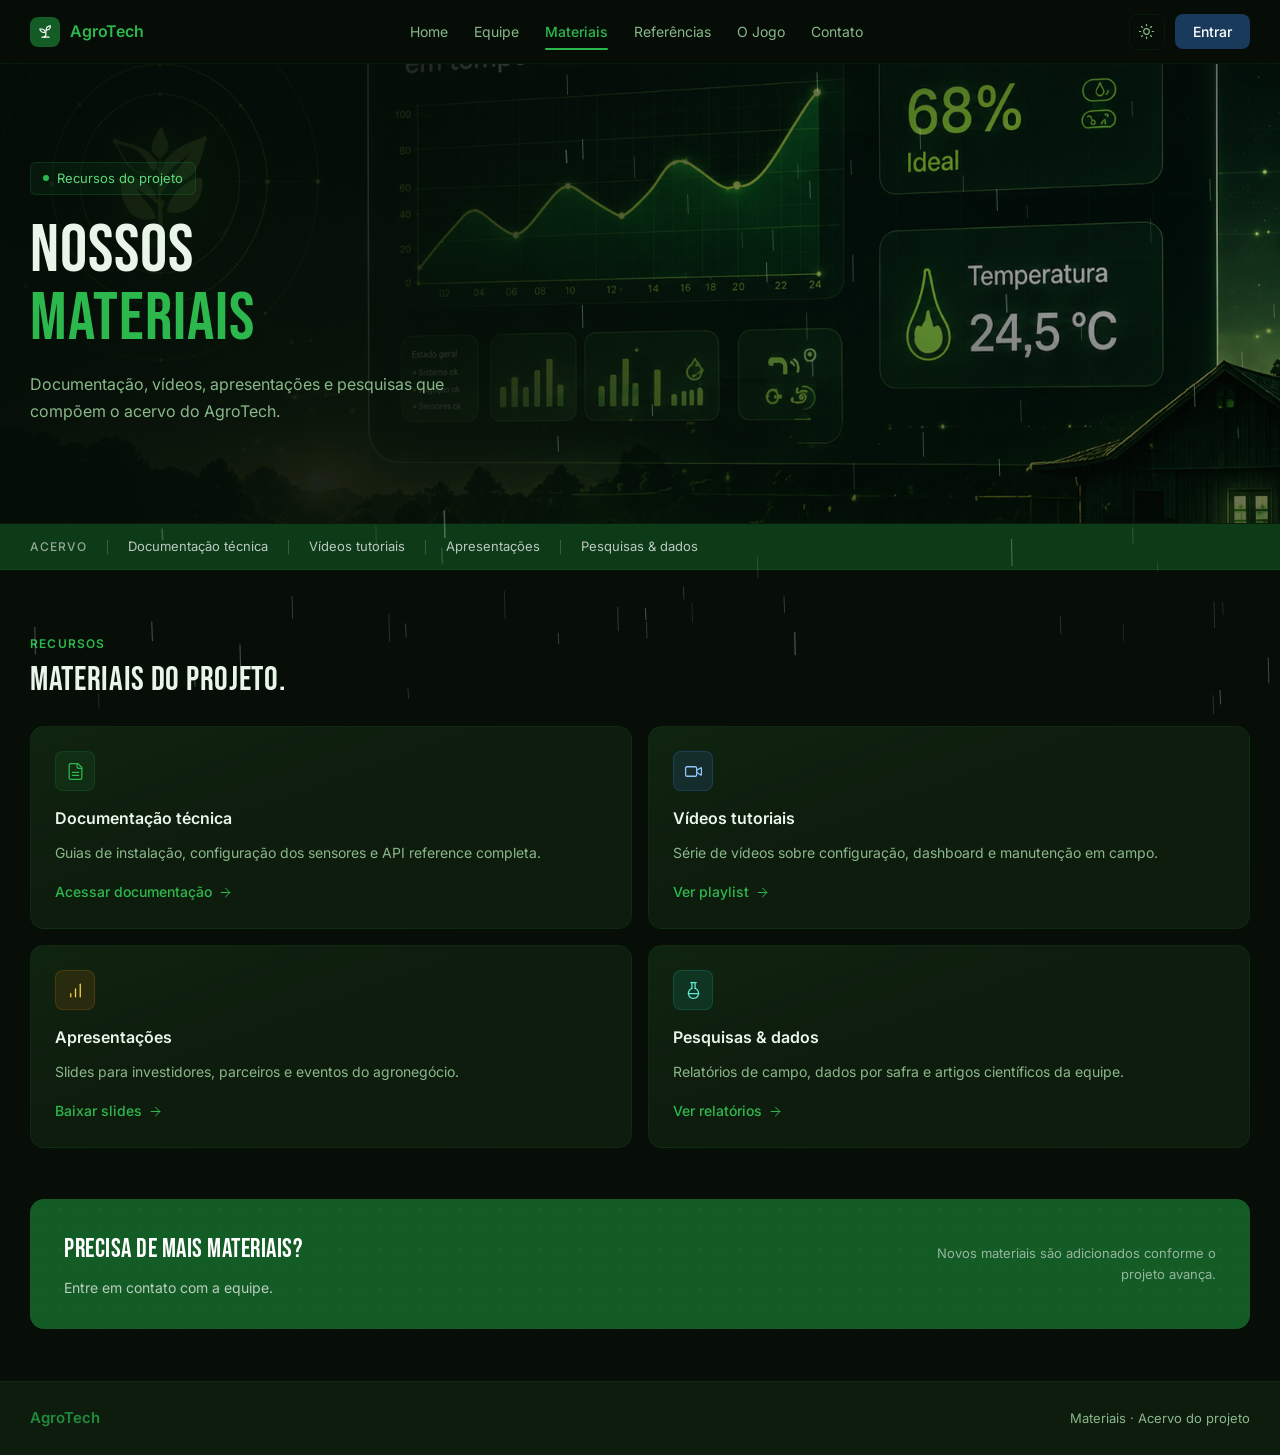
<file: produtos.html>
<!DOCTYPE html>
<html lang="pt-BR">
<head>
<script>(function(){try{if(localStorage.getItem("agrotech-theme")==="light"){document.documentElement.setAttribute("data-theme","light");}}catch(e){}})();</script>
<meta charset="UTF-8">
<meta name="viewport" content="width=device-width, initial-scale=1.0">
<title>Materiais — AgroTech</title>
<meta name="description" content="Documentação técnica, vídeos, apresentações e pesquisas do projeto AgroTech.">
<meta name="theme-color" content="#145c26">
<link rel="icon" href="data:image/svg+xml,%3Csvg xmlns='http://www.w3.org/2000/svg' viewBox='0 0 32 32'%3E%3Crect width='32' height='32' rx='7' fill='%23145c26'/%3E%3Cg fill='none' stroke='%23fff' stroke-width='1.8' stroke-linecap='round' stroke-linejoin='round' transform='translate(4 4) scale(1)'%3E%3Cpath d='M7 20h10'/%3E%3Cpath d='M10 20c5.5-2.5.8-6.4 3-10'/%3E%3Cpath d='M9.5 9.4c1.1.8 1.8 2.2 2.3 3.7-2 .4-3.5.4-4.8-.3-1.2-.6-2.3-1.9-3-4.2 2.8-.5 4.4 0 5.5.8z'/%3E%3Cpath d='M14.1 6a7 7 0 0 0-1.1 4c1.9-.1 3.3-.6 4.3-1.4 1-1 1.6-2.3 1.7-4.6-2.7.1-4 1-4.9 2z'/%3E%3C/g%3E%3C/svg%3E">
<link rel="preconnect" href="https://fonts.googleapis.com">
<link rel="preconnect" href="https://fonts.gstatic.com" crossorigin>
<link href="https://fonts.googleapis.com/css2?family=Bebas+Neue&family=Inter:wght@300;400;500;600&display=swap" rel="stylesheet">
<link rel="stylesheet" href="css/style.css">
<link rel="stylesheet" href="css/efeitos.css">
<link rel="stylesheet" href="css/produtos.css">
</head>
<body>

<!-- ══════ NAV ══════ -->

<nav>
  <a class="nav-logo" href="index.html">
    <span class="logo-mark"><svg class="ico" viewBox="0 0 24 24" fill="none" stroke="currentColor" stroke-width="1.6" stroke-linecap="round" stroke-linejoin="round" aria-hidden="true"><path d="M7 20h10"/><path d="M10 20c5.5-2.5.8-6.4 3-10"/><path d="M9.5 9.4c1.1.8 1.8 2.2 2.3 3.7-2 .4-3.5.4-4.8-.3-1.2-.6-2.3-1.9-3-4.2 2.8-.5 4.4 0 5.5.8z"/><path d="M14.1 6a7 7 0 0 0-1.1 4c1.9-.1 3.3-.6 4.3-1.4 1-1 1.6-2.3 1.7-4.6-2.7.1-4 1-4.9 2z"/></svg></span>
    AgroTech
  </a>
  <ul class="nav-links">
    <li><a href="index.html" id="nl-home">Home</a></li>
    <li><a href="equipe.html" id="nl-team">Equipe</a></li>
    <li><a href="produtos.html" id="nl-mat" class="active">Materiais</a></li>
    <li><a href="referencias.html" id="nl-refs">Referências</a></li>
    <li><a href="jogo.html" id="nl-game">O Jogo</a></li>
    <li><a href="contato.html" id="nl-contato">Contato</a></li>
  </ul>
  <div class="nav-right">
    <button class="theme-toggle" onclick="toggleTheme()" title="Alternar tema" aria-label="Alternar tema"><svg class="ico" viewBox="0 0 24 24" fill="none" stroke="currentColor" stroke-width="1.6" stroke-linecap="round" stroke-linejoin="round" aria-hidden="true"><circle cx="12" cy="12" r="4"/><path d="M12 2v2"/><path d="M12 20v2"/><path d="m4.93 4.93 1.41 1.41"/><path d="m17.66 17.66 1.41 1.41"/><path d="M2 12h2"/><path d="M20 12h2"/><path d="m6.34 17.66-1.41 1.41"/><path d="m19.07 4.93-1.41 1.41"/></svg></button>
    <button class="nav-cta" onclick="openLogin()">Entrar</button>
    <button class="hamburger" onclick="toggleMenu()" aria-label="Menu">
      <span></span><span></span><span></span>
    </button>
  </div>
</nav>

<!-- mobile menu -->
<div class="mobile-menu" id="mobileMenu">
  <a href="index.html">Home</a>
  <a href="equipe.html">Equipe</a>
  <a href="produtos.html" class="active" aria-current="page">Materiais</a>
  <a href="referencias.html">Referências</a>
  <a href="jogo.html">O Jogo</a>
  <a href="contato.html">Contato</a>
  <div class="mobile-menu-footer">
    <button class="nav-cta" style="flex:1;" onclick="closeMenu();openLogin()">Entrar</button>
  </div>
</div>

<!-- ══════ LOGIN MODAL ══════ -->
<div class="login-overlay" id="loginOverlay" onclick="if(event.target===this)closeLogin()">
  <div class="login-modal" role="dialog" aria-modal="true" aria-labelledby="loginTitle">
    <button class="login-close" onclick="closeLogin()" aria-label="Fechar"><svg class="ico" viewBox="0 0 24 24" fill="none" stroke="currentColor" stroke-width="1.6" stroke-linecap="round" stroke-linejoin="round" aria-hidden="true"><path d="M18 6 6 18"/><path d="m6 6 12 12"/></svg></button>
    <div class="login-badge"><span class="badge-dot"></span>Acesso à plataforma</div>
    <div class="login-title" id="loginTitle">Entrar</div>
    <p class="login-sub">Acesse o painel AgroTech para acompanhar seus sensores e relatórios.</p>

    <form id="loginForm" onsubmit="return handleLoginSubmit(event)">
      <div class="field">
        <label for="loginEmail">E-mail</label>
        <input type="email" id="loginEmail" name="email" placeholder="seu@email.com" required>
      </div>
      <div class="field">
        <label for="loginPassword">Senha</label>
        <input type="password" id="loginPassword" name="password" placeholder="••••••••" required>
      </div>
      <div class="login-row">
        <label class="login-check">
          <input type="checkbox" name="remember"> Lembrar de mim
        </label>
        <a href="#" class="login-forgot" onclick="return false;">Esqueceu a senha?</a>
      </div>
      <button type="submit" class="submit-btn">Entrar</button>
      <div class="login-error" id="loginError">E-mail ou senha inválidos.</div>
    </form>

    <div class="login-divider"><span>ou</span></div>
    <p class="login-signup">Ainda não tem conta? <a href="#" onclick="return false;">Criar conta</a></p>
  </div>
</div>
<div class="page active" id="page-mat">

  <section class="hero">
    <video class="hero-video hero-video-dark" autoplay muted loop playsinline poster="img/imagem_home.png">
      <source src="img/hero-video.mp4" type="video/mp4">
    </video>
    <video class="hero-video hero-video-light" muted loop playsinline poster="img/hero-video-light-poster.jpg">
      <source src="img/hero-video-light.mp4" type="video/mp4">
    </video>
    <div class="hero-grid"></div><div class="hero-glow"></div>
    <div class="hero-right-panel"><div class="panel-veil"></div></div>
    <div class="hero-content">
      <div class="hero-badge"><span class="badge-dot"></span>Recursos do projeto</div>
      <h1>Nossos<br><span class="hl">Materiais</span></h1>
      <p class="hero-sub">Documentação, vídeos, apresentações e pesquisas que compõem o acervo do AgroTech.</p>
    </div>
  </section>

  <div class="scanner-strip">
    <span class="strip-label">Acervo</span>
    <div class="strip-div"></div><span class="strip-item">Documentação técnica</span>
    <div class="strip-div"></div><span class="strip-item">Vídeos tutoriais</span>
    <div class="strip-div"></div><span class="strip-item">Apresentações</span>
    <div class="strip-div"></div><span class="strip-item">Pesquisas & dados</span>
  </div>

  <div class="mat-main">
    <div class="eyebrow">Recursos</div>
    <div class="sec-title">Materiais do projeto.</div>

    <div class="mat-grid">
      <a class="mat-card" href="#"><div class="mat-icon mi-g"><svg class="ico" viewBox="0 0 24 24" fill="none" stroke="currentColor" stroke-width="1.6" stroke-linecap="round" stroke-linejoin="round" aria-hidden="true"><path d="M15 2H6a2 2 0 0 0-2 2v16a2 2 0 0 0 2 2h12a2 2 0 0 0 2-2V7Z"/><path d="M14 2v4a2 2 0 0 0 2 2h4"/><path d="M16 13H8"/><path d="M16 17H8"/></svg></div><div class="mat-name">Documentação técnica</div><div class="mat-desc">Guias de instalação, configuração dos sensores e API reference completa.</div><div class="mat-link">Acessar documentação <svg class="ico ico-inline" viewBox="0 0 24 24" fill="none" stroke="currentColor" stroke-width="1.6" stroke-linecap="round" stroke-linejoin="round" aria-hidden="true"><path d="M5 12h14"/><path d="m12 5 7 7-7 7"/></svg></div></a>
      <a class="mat-card" href="#"><div class="mat-icon mi-b"><svg class="ico" viewBox="0 0 24 24" fill="none" stroke="currentColor" stroke-width="1.6" stroke-linecap="round" stroke-linejoin="round" aria-hidden="true"><path d="m16 13 5.22 3.48a.5.5 0 0 0 .78-.42V7.87a.5.5 0 0 0-.75-.43L16 10.5"/><rect x="2" y="6" width="14" height="12" rx="2"/></svg></div><div class="mat-name">Vídeos tutoriais</div><div class="mat-desc">Série de vídeos sobre configuração, dashboard e manutenção em campo.</div><div class="mat-link">Ver playlist <svg class="ico ico-inline" viewBox="0 0 24 24" fill="none" stroke="currentColor" stroke-width="1.6" stroke-linecap="round" stroke-linejoin="round" aria-hidden="true"><path d="M5 12h14"/><path d="m12 5 7 7-7 7"/></svg></div></a>
      <a class="mat-card" href="#"><div class="mat-icon mi-a"><svg class="ico" viewBox="0 0 24 24" fill="none" stroke="currentColor" stroke-width="1.6" stroke-linecap="round" stroke-linejoin="round" aria-hidden="true"><line x1="12" y1="20" x2="12" y2="10"/><line x1="18" y1="20" x2="18" y2="4"/><line x1="6" y1="20" x2="6" y2="16"/></svg></div><div class="mat-name">Apresentações</div><div class="mat-desc">Slides para investidores, parceiros e eventos do agronegócio.</div><div class="mat-link">Baixar slides <svg class="ico ico-inline" viewBox="0 0 24 24" fill="none" stroke="currentColor" stroke-width="1.6" stroke-linecap="round" stroke-linejoin="round" aria-hidden="true"><path d="M5 12h14"/><path d="m12 5 7 7-7 7"/></svg></div></a>
      <a class="mat-card" href="#"><div class="mat-icon mi-t"><svg class="ico" viewBox="0 0 24 24" fill="none" stroke="currentColor" stroke-width="1.6" stroke-linecap="round" stroke-linejoin="round" aria-hidden="true"><path d="M10 2v7.31"/><path d="M14 9.3V2"/><path d="M8.5 2h7"/><path d="M14 9.3a6.5 6.5 0 1 1-4 0"/><path d="M5.52 16h12.96"/></svg></div><div class="mat-name">Pesquisas & dados</div><div class="mat-desc">Relatórios de campo, dados por safra e artigos científicos da equipe.</div><div class="mat-link">Ver relatórios <svg class="ico ico-inline" viewBox="0 0 24 24" fill="none" stroke="currentColor" stroke-width="1.6" stroke-linecap="round" stroke-linejoin="round" aria-hidden="true"><path d="M5 12h14"/><path d="m12 5 7 7-7 7"/></svg></div></a>
    </div>

    <div class="page-end" style="margin-top:52px;">
      <div><div class="pe-h">Precisa de mais materiais?</div><div class="pe-sub">Entre em contato com a equipe.</div></div>
      <div class="pe-note">Novos materiais são adicionados conforme o projeto avança.</div>
    </div>
  </div>

  <footer><span class="footer-logo">AgroTech</span><span class="footer-text">Materiais · Acervo do projeto</span></footer>
</div>

<script src="js/main.js"></script>
<script src="js/chuva.js"></script>
<script src="js/efeitos.js"></script>
<script src="js/produtos.js"></script>
</body>
</html>
</file>
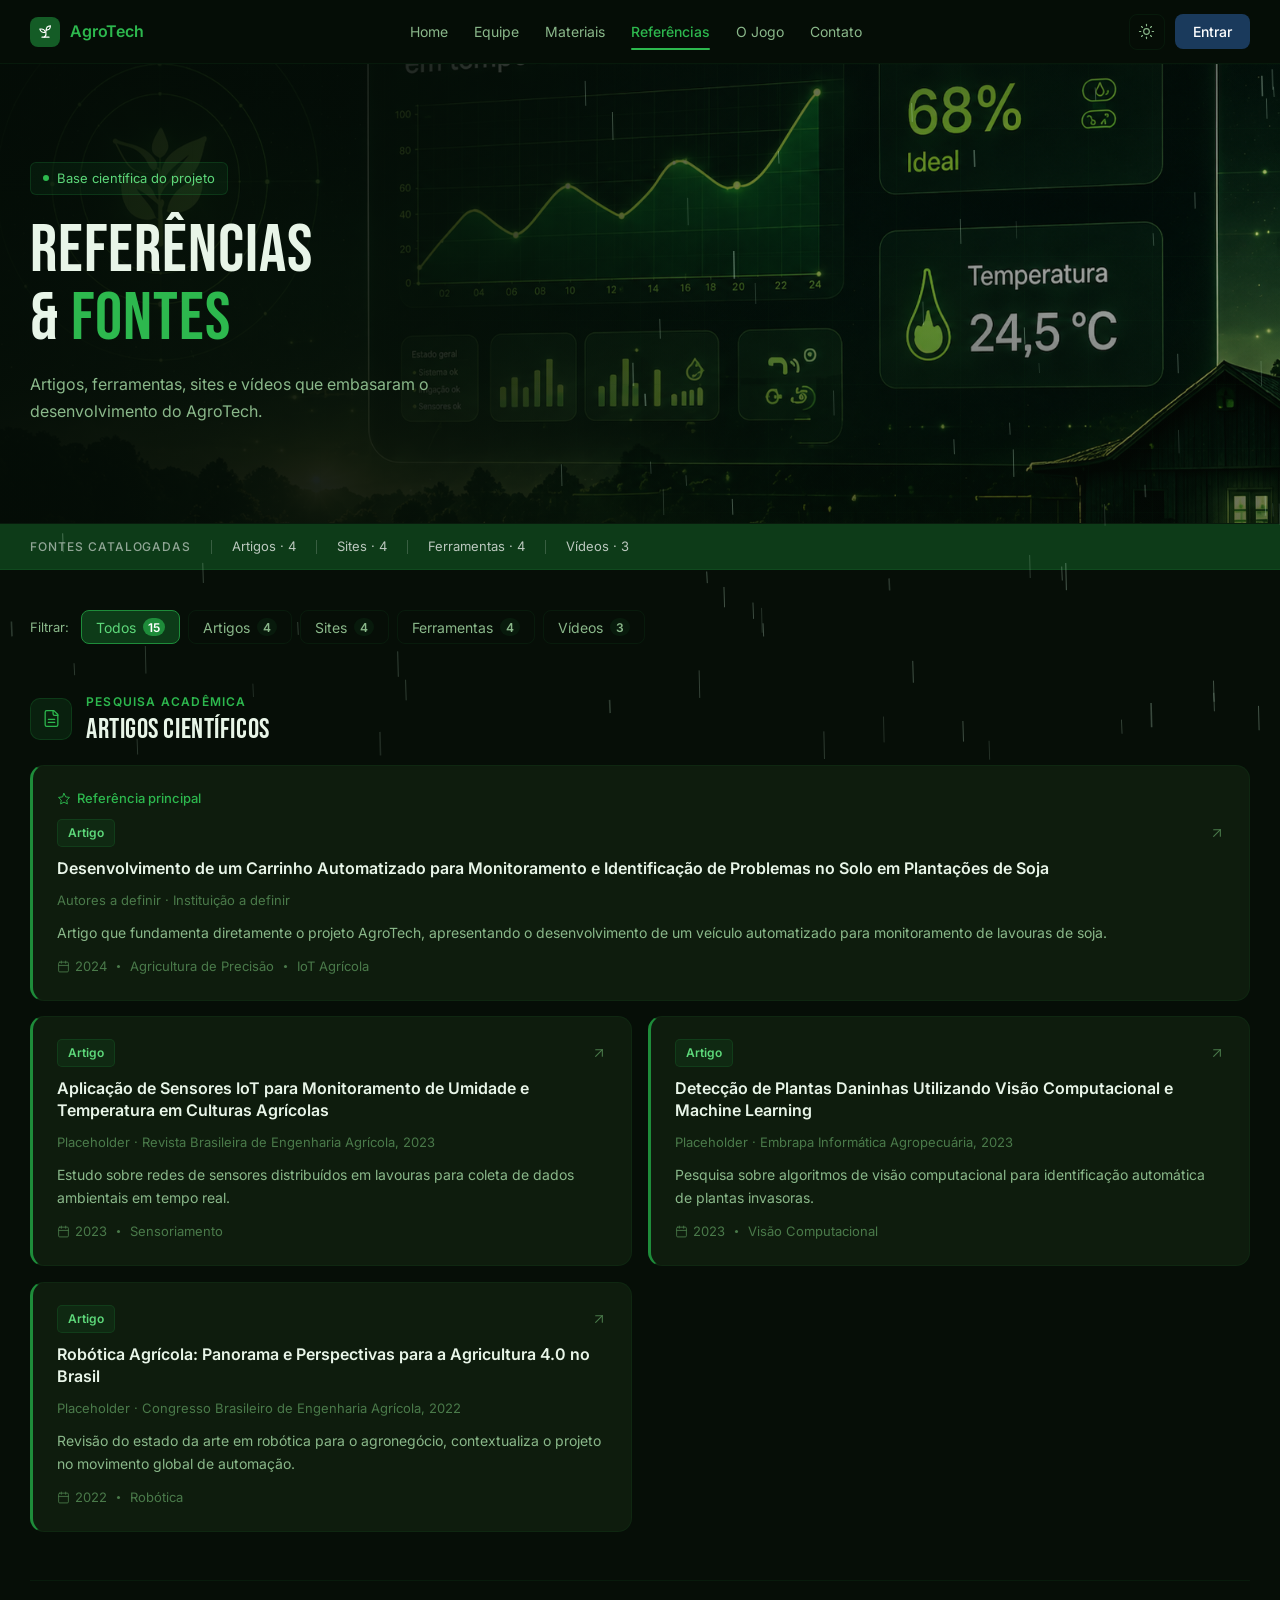
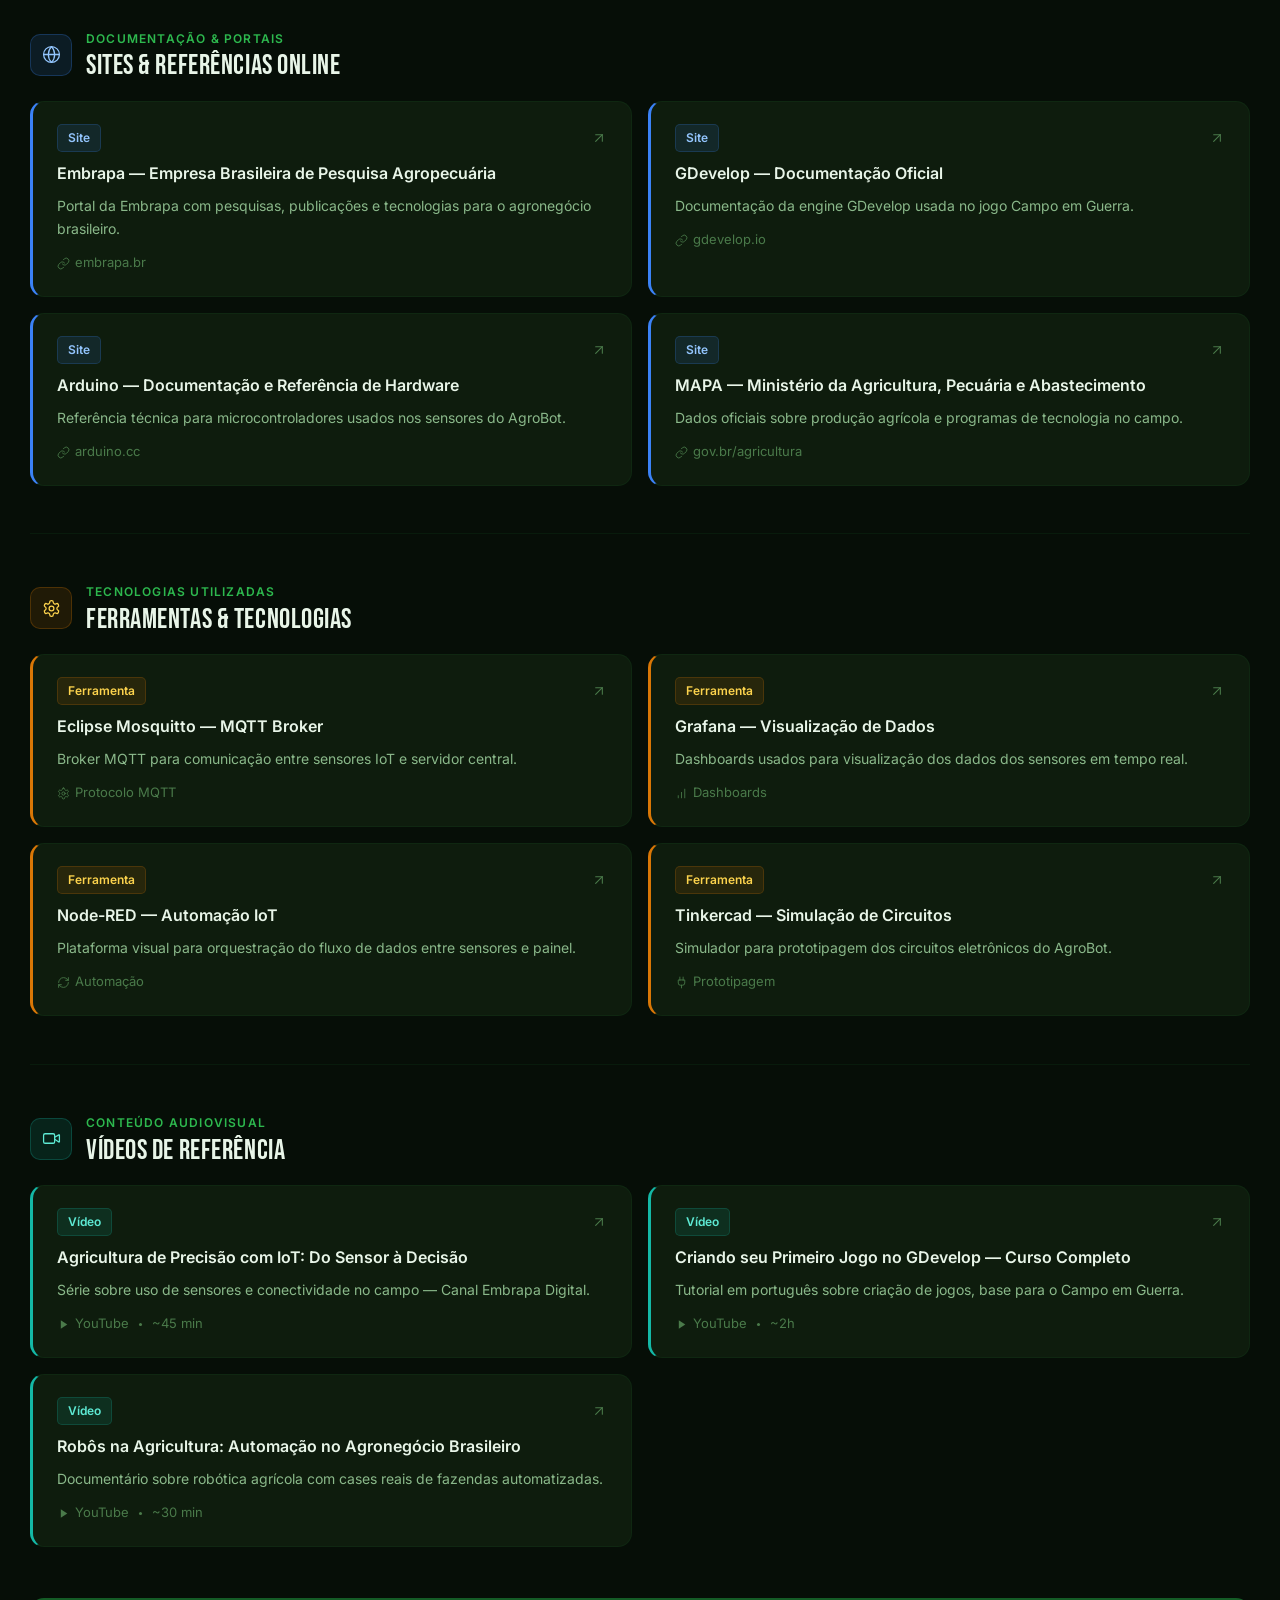
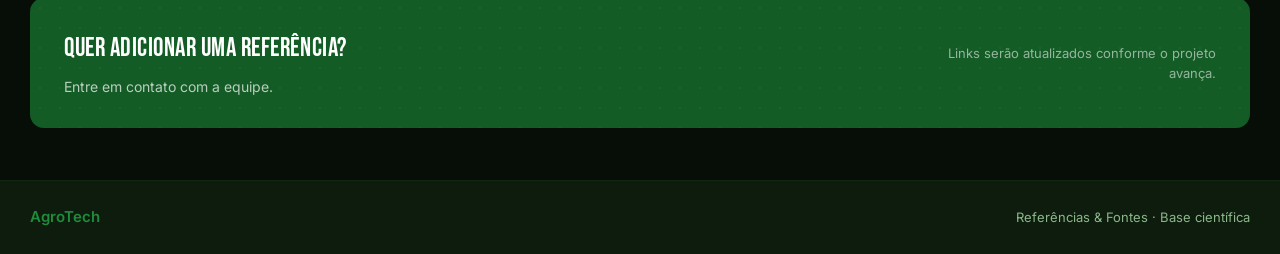
<file: referencias.html>
<!DOCTYPE html>
<html lang="pt-BR">
<head>
<script>(function(){try{if(localStorage.getItem("agrotech-theme")==="light"){document.documentElement.setAttribute("data-theme","light");}}catch(e){}})();</script>
<meta charset="UTF-8">
<meta name="viewport" content="width=device-width, initial-scale=1.0">
<title>Referências — AgroTech</title>
<meta name="description" content="Artigos, sites, ferramentas e vídeos que embasaram o desenvolvimento do AgroTech.">
<meta name="theme-color" content="#145c26">
<link rel="icon" href="data:image/svg+xml,%3Csvg xmlns='http://www.w3.org/2000/svg' viewBox='0 0 32 32'%3E%3Crect width='32' height='32' rx='7' fill='%23145c26'/%3E%3Cg fill='none' stroke='%23fff' stroke-width='1.8' stroke-linecap='round' stroke-linejoin='round' transform='translate(4 4) scale(1)'%3E%3Cpath d='M7 20h10'/%3E%3Cpath d='M10 20c5.5-2.5.8-6.4 3-10'/%3E%3Cpath d='M9.5 9.4c1.1.8 1.8 2.2 2.3 3.7-2 .4-3.5.4-4.8-.3-1.2-.6-2.3-1.9-3-4.2 2.8-.5 4.4 0 5.5.8z'/%3E%3Cpath d='M14.1 6a7 7 0 0 0-1.1 4c1.9-.1 3.3-.6 4.3-1.4 1-1 1.6-2.3 1.7-4.6-2.7.1-4 1-4.9 2z'/%3E%3C/g%3E%3C/svg%3E">
<link rel="preconnect" href="https://fonts.googleapis.com">
<link rel="preconnect" href="https://fonts.gstatic.com" crossorigin>
<link href="https://fonts.googleapis.com/css2?family=Bebas+Neue&family=Inter:wght@300;400;500;600&display=swap" rel="stylesheet">
<link rel="stylesheet" href="css/style.css">
<link rel="stylesheet" href="css/efeitos.css">
<link rel="stylesheet" href="css/referencias.css">
</head>
<body>

<!-- ══════ NAV ══════ -->

<nav>
  <a class="nav-logo" href="index.html">
    <span class="logo-mark"><svg class="ico" viewBox="0 0 24 24" fill="none" stroke="currentColor" stroke-width="1.6" stroke-linecap="round" stroke-linejoin="round" aria-hidden="true"><path d="M7 20h10"/><path d="M10 20c5.5-2.5.8-6.4 3-10"/><path d="M9.5 9.4c1.1.8 1.8 2.2 2.3 3.7-2 .4-3.5.4-4.8-.3-1.2-.6-2.3-1.9-3-4.2 2.8-.5 4.4 0 5.5.8z"/><path d="M14.1 6a7 7 0 0 0-1.1 4c1.9-.1 3.3-.6 4.3-1.4 1-1 1.6-2.3 1.7-4.6-2.7.1-4 1-4.9 2z"/></svg></span>
    AgroTech
  </a>
  <ul class="nav-links">
    <li><a href="index.html" id="nl-home">Home</a></li>
    <li><a href="equipe.html" id="nl-team">Equipe</a></li>
    <li><a href="produtos.html" id="nl-mat">Materiais</a></li>
    <li><a href="referencias.html" id="nl-refs" class="active">Referências</a></li>
    <li><a href="jogo.html" id="nl-game">O Jogo</a></li>
    <li><a href="contato.html" id="nl-contato">Contato</a></li>
  </ul>
  <div class="nav-right">
    <button class="theme-toggle" onclick="toggleTheme()" title="Alternar tema" aria-label="Alternar tema"><svg class="ico" viewBox="0 0 24 24" fill="none" stroke="currentColor" stroke-width="1.6" stroke-linecap="round" stroke-linejoin="round" aria-hidden="true"><circle cx="12" cy="12" r="4"/><path d="M12 2v2"/><path d="M12 20v2"/><path d="m4.93 4.93 1.41 1.41"/><path d="m17.66 17.66 1.41 1.41"/><path d="M2 12h2"/><path d="M20 12h2"/><path d="m6.34 17.66-1.41 1.41"/><path d="m19.07 4.93-1.41 1.41"/></svg></button>
    <button class="nav-cta" onclick="openLogin()">Entrar</button>
    <button class="hamburger" onclick="toggleMenu()" aria-label="Menu">
      <span></span><span></span><span></span>
    </button>
  </div>
</nav>

<!-- mobile menu -->
<div class="mobile-menu" id="mobileMenu">
  <a href="index.html">Home</a>
  <a href="equipe.html">Equipe</a>
  <a href="produtos.html">Materiais</a>
  <a href="referencias.html" class="active" aria-current="page">Referências</a>
  <a href="jogo.html">O Jogo</a>
  <a href="contato.html">Contato</a>
  <div class="mobile-menu-footer">
    <button class="nav-cta" style="flex:1;" onclick="closeMenu();openLogin()">Entrar</button>
  </div>
</div>

<!-- ══════ LOGIN MODAL ══════ -->
<div class="login-overlay" id="loginOverlay" onclick="if(event.target===this)closeLogin()">
  <div class="login-modal" role="dialog" aria-modal="true" aria-labelledby="loginTitle">
    <button class="login-close" onclick="closeLogin()" aria-label="Fechar"><svg class="ico" viewBox="0 0 24 24" fill="none" stroke="currentColor" stroke-width="1.6" stroke-linecap="round" stroke-linejoin="round" aria-hidden="true"><path d="M18 6 6 18"/><path d="m6 6 12 12"/></svg></button>
    <div class="login-badge"><span class="badge-dot"></span>Acesso à plataforma</div>
    <div class="login-title" id="loginTitle">Entrar</div>
    <p class="login-sub">Acesse o painel AgroTech para acompanhar seus sensores e relatórios.</p>

    <form id="loginForm" onsubmit="return handleLoginSubmit(event)">
      <div class="field">
        <label for="loginEmail">E-mail</label>
        <input type="email" id="loginEmail" name="email" placeholder="seu@email.com" required>
      </div>
      <div class="field">
        <label for="loginPassword">Senha</label>
        <input type="password" id="loginPassword" name="password" placeholder="••••••••" required>
      </div>
      <div class="login-row">
        <label class="login-check">
          <input type="checkbox" name="remember"> Lembrar de mim
        </label>
        <a href="#" class="login-forgot" onclick="return false;">Esqueceu a senha?</a>
      </div>
      <button type="submit" class="submit-btn">Entrar</button>
      <div class="login-error" id="loginError">E-mail ou senha inválidos.</div>
    </form>

    <div class="login-divider"><span>ou</span></div>
    <p class="login-signup">Ainda não tem conta? <a href="#" onclick="return false;">Criar conta</a></p>
  </div>
</div>
<div class="page active" id="page-refs">

  <section class="hero">
    <video class="hero-video hero-video-dark" autoplay muted loop playsinline poster="img/imagem_home.png">
      <source src="img/hero-video.mp4" type="video/mp4">
    </video>
    <video class="hero-video hero-video-light" muted loop playsinline poster="img/hero-video-light-poster.jpg">
      <source src="img/hero-video-light.mp4" type="video/mp4">
    </video>
    <div class="hero-grid"></div><div class="hero-glow"></div>
    <div class="hero-right-panel"><div class="panel-veil"></div></div>
    <div class="hero-content">
      <div class="hero-badge"><span class="badge-dot"></span>Base científica do projeto</div>
      <h1>Referências<br>&amp; <span class="hl">Fontes</span></h1>
      <p class="hero-sub">Artigos, ferramentas, sites e vídeos que embasaram o desenvolvimento do AgroTech.</p>
    </div>
  </section>

  <div class="scanner-strip">
    <span class="strip-label">Fontes catalogadas</span>
    <div class="strip-div"></div><span class="strip-item">Artigos · 4</span>
    <div class="strip-div"></div><span class="strip-item">Sites · 4</span>
    <div class="strip-div"></div><span class="strip-item">Ferramentas · 4</span>
    <div class="strip-div"></div><span class="strip-item">Vídeos · 3</span>
  </div>

  <div class="ref-main">

    <div class="filter-bar">
      <span class="filter-label">Filtrar:</span>
      <button class="filter-btn on" onclick="filterRefs('all',this)">Todos <span class="filter-count">15</span></button>
      <button class="filter-btn" onclick="filterRefs('art',this)">Artigos <span class="filter-count">4</span></button>
      <button class="filter-btn" onclick="filterRefs('site',this)">Sites <span class="filter-count">4</span></button>
      <button class="filter-btn" onclick="filterRefs('tool',this)">Ferramentas <span class="filter-count">4</span></button>
      <button class="filter-btn" onclick="filterRefs('vid',this)">Vídeos <span class="filter-count">3</span></button>
    </div>

    <!-- artigos -->
    <div class="ref-section" data-cat="art">
      <div class="ref-section-head">
        <div class="rsh-icon rsh-g"><svg class="ico" viewBox="0 0 24 24" fill="none" stroke="currentColor" stroke-width="1.6" stroke-linecap="round" stroke-linejoin="round" aria-hidden="true"><path d="M15 2H6a2 2 0 0 0-2 2v16a2 2 0 0 0 2 2h12a2 2 0 0 0 2-2V7Z"/><path d="M14 2v4a2 2 0 0 0 2 2h4"/><path d="M16 13H8"/><path d="M16 17H8"/></svg></div>
        <div class="rsh-text"><div class="eyebrow">Pesquisa acadêmica</div><div class="sec-title" style="font-size:28px;margin-bottom:0;">Artigos Científicos</div></div>
      </div>
      <div class="ref-grid">
        <a class="ref-card principal" href="#" target="_blank">
          <div class="principal-tag"><svg class="ico" viewBox="0 0 24 24" fill="none" stroke="currentColor" stroke-width="1.6" stroke-linecap="round" stroke-linejoin="round" aria-hidden="true"><path d="m12 2.5 2.9 5.9 6.5.9-4.7 4.6 1.1 6.5-5.8-3-5.8 3 1.1-6.5L2.6 9.3l6.5-.9z"/></svg> Referência principal</div>
          <div class="ref-top"><span class="ref-badge rb-art">Artigo</span><span class="ref-arrow"><svg class="ico" viewBox="0 0 24 24" fill="none" stroke="currentColor" stroke-width="1.6" stroke-linecap="round" stroke-linejoin="round" aria-hidden="true"><path d="M7 7h10v10"/><path d="M7 17 17 7"/></svg></span></div>
          <div class="ref-title">Desenvolvimento de um Carrinho Automatizado para Monitoramento e Identificação de Problemas no Solo em Plantações de Soja</div>
          <div class="ref-authors">Autores a definir · Instituição a definir</div>
          <div class="ref-desc">Artigo que fundamenta diretamente o projeto AgroTech, apresentando o desenvolvimento de um veículo automatizado para monitoramento de lavouras de soja.</div>
          <div class="ref-meta"><span class="ref-meta-item"><svg class="ico" viewBox="0 0 24 24" fill="none" stroke="currentColor" stroke-width="1.6" stroke-linecap="round" stroke-linejoin="round" aria-hidden="true"><path d="M8 2v4"/><path d="M16 2v4"/><rect x="3" y="4" width="18" height="18" rx="2"/><path d="M3 10h18"/></svg> 2024</span><div class="rmd"></div><span class="ref-meta-item">Agricultura de Precisão</span><div class="rmd"></div><span class="ref-meta-item">IoT Agrícola</span></div>
        </a>
        <a class="ref-card" href="#" target="_blank">
          <div class="ref-top"><span class="ref-badge rb-art">Artigo</span><span class="ref-arrow"><svg class="ico" viewBox="0 0 24 24" fill="none" stroke="currentColor" stroke-width="1.6" stroke-linecap="round" stroke-linejoin="round" aria-hidden="true"><path d="M7 7h10v10"/><path d="M7 17 17 7"/></svg></span></div>
          <div class="ref-title">Aplicação de Sensores IoT para Monitoramento de Umidade e Temperatura em Culturas Agrícolas</div>
          <div class="ref-authors">Placeholder · Revista Brasileira de Engenharia Agrícola, 2023</div>
          <div class="ref-desc">Estudo sobre redes de sensores distribuídos em lavouras para coleta de dados ambientais em tempo real.</div>
          <div class="ref-meta"><span class="ref-meta-item"><svg class="ico" viewBox="0 0 24 24" fill="none" stroke="currentColor" stroke-width="1.6" stroke-linecap="round" stroke-linejoin="round" aria-hidden="true"><path d="M8 2v4"/><path d="M16 2v4"/><rect x="3" y="4" width="18" height="18" rx="2"/><path d="M3 10h18"/></svg> 2023</span><div class="rmd"></div><span class="ref-meta-item">Sensoriamento</span></div>
        </a>
        <a class="ref-card" href="#" target="_blank">
          <div class="ref-top"><span class="ref-badge rb-art">Artigo</span><span class="ref-arrow"><svg class="ico" viewBox="0 0 24 24" fill="none" stroke="currentColor" stroke-width="1.6" stroke-linecap="round" stroke-linejoin="round" aria-hidden="true"><path d="M7 7h10v10"/><path d="M7 17 17 7"/></svg></span></div>
          <div class="ref-title">Detecção de Plantas Daninhas Utilizando Visão Computacional e Machine Learning</div>
          <div class="ref-authors">Placeholder · Embrapa Informática Agropecuária, 2023</div>
          <div class="ref-desc">Pesquisa sobre algoritmos de visão computacional para identificação automática de plantas invasoras.</div>
          <div class="ref-meta"><span class="ref-meta-item"><svg class="ico" viewBox="0 0 24 24" fill="none" stroke="currentColor" stroke-width="1.6" stroke-linecap="round" stroke-linejoin="round" aria-hidden="true"><path d="M8 2v4"/><path d="M16 2v4"/><rect x="3" y="4" width="18" height="18" rx="2"/><path d="M3 10h18"/></svg> 2023</span><div class="rmd"></div><span class="ref-meta-item">Visão Computacional</span></div>
        </a>
        <a class="ref-card" href="#" target="_blank">
          <div class="ref-top"><span class="ref-badge rb-art">Artigo</span><span class="ref-arrow"><svg class="ico" viewBox="0 0 24 24" fill="none" stroke="currentColor" stroke-width="1.6" stroke-linecap="round" stroke-linejoin="round" aria-hidden="true"><path d="M7 7h10v10"/><path d="M7 17 17 7"/></svg></span></div>
          <div class="ref-title">Robótica Agrícola: Panorama e Perspectivas para a Agricultura 4.0 no Brasil</div>
          <div class="ref-authors">Placeholder · Congresso Brasileiro de Engenharia Agrícola, 2022</div>
          <div class="ref-desc">Revisão do estado da arte em robótica para o agronegócio, contextualiza o projeto no movimento global de automação.</div>
          <div class="ref-meta"><span class="ref-meta-item"><svg class="ico" viewBox="0 0 24 24" fill="none" stroke="currentColor" stroke-width="1.6" stroke-linecap="round" stroke-linejoin="round" aria-hidden="true"><path d="M8 2v4"/><path d="M16 2v4"/><rect x="3" y="4" width="18" height="18" rx="2"/><path d="M3 10h18"/></svg> 2022</span><div class="rmd"></div><span class="ref-meta-item">Robótica</span></div>
        </a>
      </div>
    </div>

    <div class="ref-section-div ref-div-el"></div>

    <!-- sites -->
    <div class="ref-section" data-cat="site">
      <div class="ref-section-head">
        <div class="rsh-icon rsh-b"><svg class="ico" viewBox="0 0 24 24" fill="none" stroke="currentColor" stroke-width="1.6" stroke-linecap="round" stroke-linejoin="round" aria-hidden="true"><circle cx="12" cy="12" r="10"/><path d="M12 2a14.5 14.5 0 0 0 0 20 14.5 14.5 0 0 0 0-20"/><path d="M2 12h20"/></svg></div>
        <div class="rsh-text"><div class="eyebrow">Documentação & portais</div><div class="sec-title" style="font-size:28px;margin-bottom:0;">Sites & Referências Online</div></div>
      </div>
      <div class="ref-grid">
        <a class="ref-card blue" href="https://embrapa.br" target="_blank"><div class="ref-top"><span class="ref-badge rb-site">Site</span><span class="ref-arrow"><svg class="ico" viewBox="0 0 24 24" fill="none" stroke="currentColor" stroke-width="1.6" stroke-linecap="round" stroke-linejoin="round" aria-hidden="true"><path d="M7 7h10v10"/><path d="M7 17 17 7"/></svg></span></div><div class="ref-title">Embrapa — Empresa Brasileira de Pesquisa Agropecuária</div><div class="ref-desc">Portal da Embrapa com pesquisas, publicações e tecnologias para o agronegócio brasileiro.</div><div class="ref-meta"><span class="ref-meta-item"><svg class="ico" viewBox="0 0 24 24" fill="none" stroke="currentColor" stroke-width="1.6" stroke-linecap="round" stroke-linejoin="round" aria-hidden="true"><path d="M10 13a5 5 0 0 0 7.54.54l3-3a5 5 0 0 0-7.07-7.07l-1.72 1.71"/><path d="M14 11a5 5 0 0 0-7.54-.54l-3 3a5 5 0 0 0 7.07 7.07l1.71-1.71"/></svg> embrapa.br</span></div></a>
        <a class="ref-card blue" href="https://gdevelop.io" target="_blank"><div class="ref-top"><span class="ref-badge rb-site">Site</span><span class="ref-arrow"><svg class="ico" viewBox="0 0 24 24" fill="none" stroke="currentColor" stroke-width="1.6" stroke-linecap="round" stroke-linejoin="round" aria-hidden="true"><path d="M7 7h10v10"/><path d="M7 17 17 7"/></svg></span></div><div class="ref-title">GDevelop — Documentação Oficial</div><div class="ref-desc">Documentação da engine GDevelop usada no jogo Campo em Guerra.</div><div class="ref-meta"><span class="ref-meta-item"><svg class="ico" viewBox="0 0 24 24" fill="none" stroke="currentColor" stroke-width="1.6" stroke-linecap="round" stroke-linejoin="round" aria-hidden="true"><path d="M10 13a5 5 0 0 0 7.54.54l3-3a5 5 0 0 0-7.07-7.07l-1.72 1.71"/><path d="M14 11a5 5 0 0 0-7.54-.54l-3 3a5 5 0 0 0 7.07 7.07l1.71-1.71"/></svg> gdevelop.io</span></div></a>
        <a class="ref-card blue" href="https://arduino.cc" target="_blank"><div class="ref-top"><span class="ref-badge rb-site">Site</span><span class="ref-arrow"><svg class="ico" viewBox="0 0 24 24" fill="none" stroke="currentColor" stroke-width="1.6" stroke-linecap="round" stroke-linejoin="round" aria-hidden="true"><path d="M7 7h10v10"/><path d="M7 17 17 7"/></svg></span></div><div class="ref-title">Arduino — Documentação e Referência de Hardware</div><div class="ref-desc">Referência técnica para microcontroladores usados nos sensores do AgroBot.</div><div class="ref-meta"><span class="ref-meta-item"><svg class="ico" viewBox="0 0 24 24" fill="none" stroke="currentColor" stroke-width="1.6" stroke-linecap="round" stroke-linejoin="round" aria-hidden="true"><path d="M10 13a5 5 0 0 0 7.54.54l3-3a5 5 0 0 0-7.07-7.07l-1.72 1.71"/><path d="M14 11a5 5 0 0 0-7.54-.54l-3 3a5 5 0 0 0 7.07 7.07l1.71-1.71"/></svg> arduino.cc</span></div></a>
        <a class="ref-card blue" href="#" target="_blank"><div class="ref-top"><span class="ref-badge rb-site">Site</span><span class="ref-arrow"><svg class="ico" viewBox="0 0 24 24" fill="none" stroke="currentColor" stroke-width="1.6" stroke-linecap="round" stroke-linejoin="round" aria-hidden="true"><path d="M7 7h10v10"/><path d="M7 17 17 7"/></svg></span></div><div class="ref-title">MAPA — Ministério da Agricultura, Pecuária e Abastecimento</div><div class="ref-desc">Dados oficiais sobre produção agrícola e programas de tecnologia no campo.</div><div class="ref-meta"><span class="ref-meta-item"><svg class="ico" viewBox="0 0 24 24" fill="none" stroke="currentColor" stroke-width="1.6" stroke-linecap="round" stroke-linejoin="round" aria-hidden="true"><path d="M10 13a5 5 0 0 0 7.54.54l3-3a5 5 0 0 0-7.07-7.07l-1.72 1.71"/><path d="M14 11a5 5 0 0 0-7.54-.54l-3 3a5 5 0 0 0 7.07 7.07l1.71-1.71"/></svg> gov.br/agricultura</span></div></a>
      </div>
    </div>

    <div class="ref-section-div ref-div-el"></div>

    <!-- ferramentas -->
    <div class="ref-section" data-cat="tool">
      <div class="ref-section-head">
        <div class="rsh-icon rsh-a"><svg class="ico" viewBox="0 0 24 24" fill="none" stroke="currentColor" stroke-width="1.6" stroke-linecap="round" stroke-linejoin="round" aria-hidden="true"><path d="M12.22 2h-.44a2 2 0 0 0-2 2v.18a2 2 0 0 1-1 1.73l-.43.25a2 2 0 0 1-2 0l-.15-.08a2 2 0 0 0-2.73.73l-.22.38a2 2 0 0 0 .73 2.73l.15.1a2 2 0 0 1 1 1.72v.51a2 2 0 0 1-1 1.74l-.15.09a2 2 0 0 0-.73 2.73l.22.38a2 2 0 0 0 2.73.73l.15-.08a2 2 0 0 1 2 0l.43.25a2 2 0 0 1 1 1.73V20a2 2 0 0 0 2 2h.44a2 2 0 0 0 2-2v-.18a2 2 0 0 1 1-1.73l.43-.25a2 2 0 0 1 2 0l.15.08a2 2 0 0 0 2.73-.73l.22-.39a2 2 0 0 0-.73-2.73l-.15-.08a2 2 0 0 1-1-1.74v-.5a2 2 0 0 1 1-1.74l.15-.09a2 2 0 0 0 .73-2.73l-.22-.38a2 2 0 0 0-2.73-.73l-.15.08a2 2 0 0 1-2 0l-.43-.25a2 2 0 0 1-1-1.73V4a2 2 0 0 0-2-2z"/><circle cx="12" cy="12" r="3"/></svg></div>
        <div class="rsh-text"><div class="eyebrow">Tecnologias utilizadas</div><div class="sec-title" style="font-size:28px;margin-bottom:0;">Ferramentas & Tecnologias</div></div>
      </div>
      <div class="ref-grid">
        <a class="ref-card amber" href="https://mosquitto.org" target="_blank"><div class="ref-top"><span class="ref-badge rb-tool">Ferramenta</span><span class="ref-arrow"><svg class="ico" viewBox="0 0 24 24" fill="none" stroke="currentColor" stroke-width="1.6" stroke-linecap="round" stroke-linejoin="round" aria-hidden="true"><path d="M7 7h10v10"/><path d="M7 17 17 7"/></svg></span></div><div class="ref-title">Eclipse Mosquitto — MQTT Broker</div><div class="ref-desc">Broker MQTT para comunicação entre sensores IoT e servidor central.</div><div class="ref-meta"><span class="ref-meta-item"><svg class="ico" viewBox="0 0 24 24" fill="none" stroke="currentColor" stroke-width="1.6" stroke-linecap="round" stroke-linejoin="round" aria-hidden="true"><path d="M12.22 2h-.44a2 2 0 0 0-2 2v.18a2 2 0 0 1-1 1.73l-.43.25a2 2 0 0 1-2 0l-.15-.08a2 2 0 0 0-2.73.73l-.22.38a2 2 0 0 0 .73 2.73l.15.1a2 2 0 0 1 1 1.72v.51a2 2 0 0 1-1 1.74l-.15.09a2 2 0 0 0-.73 2.73l.22.38a2 2 0 0 0 2.73.73l.15-.08a2 2 0 0 1 2 0l.43.25a2 2 0 0 1 1 1.73V20a2 2 0 0 0 2 2h.44a2 2 0 0 0 2-2v-.18a2 2 0 0 1 1-1.73l.43-.25a2 2 0 0 1 2 0l.15.08a2 2 0 0 0 2.73-.73l.22-.39a2 2 0 0 0-.73-2.73l-.15-.08a2 2 0 0 1-1-1.74v-.5a2 2 0 0 1 1-1.74l.15-.09a2 2 0 0 0 .73-2.73l-.22-.38a2 2 0 0 0-2.73-.73l-.15.08a2 2 0 0 1-2 0l-.43-.25a2 2 0 0 1-1-1.73V4a2 2 0 0 0-2-2z"/><circle cx="12" cy="12" r="3"/></svg> Protocolo MQTT</span></div></a>
        <a class="ref-card amber" href="https://grafana.com" target="_blank"><div class="ref-top"><span class="ref-badge rb-tool">Ferramenta</span><span class="ref-arrow"><svg class="ico" viewBox="0 0 24 24" fill="none" stroke="currentColor" stroke-width="1.6" stroke-linecap="round" stroke-linejoin="round" aria-hidden="true"><path d="M7 7h10v10"/><path d="M7 17 17 7"/></svg></span></div><div class="ref-title">Grafana — Visualização de Dados</div><div class="ref-desc">Dashboards usados para visualização dos dados dos sensores em tempo real.</div><div class="ref-meta"><span class="ref-meta-item"><svg class="ico" viewBox="0 0 24 24" fill="none" stroke="currentColor" stroke-width="1.6" stroke-linecap="round" stroke-linejoin="round" aria-hidden="true"><line x1="12" y1="20" x2="12" y2="10"/><line x1="18" y1="20" x2="18" y2="4"/><line x1="6" y1="20" x2="6" y2="16"/></svg> Dashboards</span></div></a>
        <a class="ref-card amber" href="https://node-red.org" target="_blank"><div class="ref-top"><span class="ref-badge rb-tool">Ferramenta</span><span class="ref-arrow"><svg class="ico" viewBox="0 0 24 24" fill="none" stroke="currentColor" stroke-width="1.6" stroke-linecap="round" stroke-linejoin="round" aria-hidden="true"><path d="M7 7h10v10"/><path d="M7 17 17 7"/></svg></span></div><div class="ref-title">Node-RED — Automação IoT</div><div class="ref-desc">Plataforma visual para orquestração do fluxo de dados entre sensores e painel.</div><div class="ref-meta"><span class="ref-meta-item"><svg class="ico" viewBox="0 0 24 24" fill="none" stroke="currentColor" stroke-width="1.6" stroke-linecap="round" stroke-linejoin="round" aria-hidden="true"><path d="M3 12a9 9 0 0 1 9-9 9.75 9.75 0 0 1 6.74 2.74L21 8"/><path d="M21 3v5h-5"/><path d="M21 12a9 9 0 0 1-9 9 9.75 9.75 0 0 1-6.74-2.74L3 16"/><path d="M8 16H3v5"/></svg> Automação</span></div></a>
        <a class="ref-card amber" href="https://tinkercad.com" target="_blank"><div class="ref-top"><span class="ref-badge rb-tool">Ferramenta</span><span class="ref-arrow"><svg class="ico" viewBox="0 0 24 24" fill="none" stroke="currentColor" stroke-width="1.6" stroke-linecap="round" stroke-linejoin="round" aria-hidden="true"><path d="M7 7h10v10"/><path d="M7 17 17 7"/></svg></span></div><div class="ref-title">Tinkercad — Simulação de Circuitos</div><div class="ref-desc">Simulador para prototipagem dos circuitos eletrônicos do AgroBot.</div><div class="ref-meta"><span class="ref-meta-item"><svg class="ico" viewBox="0 0 24 24" fill="none" stroke="currentColor" stroke-width="1.6" stroke-linecap="round" stroke-linejoin="round" aria-hidden="true"><path d="M12 22v-5"/><path d="M9 8V2"/><path d="M15 8V2"/><path d="M18 8v5a4 4 0 0 1-4 4h-4a4 4 0 0 1-4-4V8Z"/></svg> Prototipagem</span></div></a>
      </div>
    </div>

    <div class="ref-section-div ref-div-el"></div>

    <!-- vídeos -->
    <div class="ref-section" data-cat="vid">
      <div class="ref-section-head">
        <div class="rsh-icon rsh-t"><svg class="ico" viewBox="0 0 24 24" fill="none" stroke="currentColor" stroke-width="1.6" stroke-linecap="round" stroke-linejoin="round" aria-hidden="true"><path d="m16 13 5.22 3.48a.5.5 0 0 0 .78-.42V7.87a.5.5 0 0 0-.75-.43L16 10.5"/><rect x="2" y="6" width="14" height="12" rx="2"/></svg></div>
        <div class="rsh-text"><div class="eyebrow">Conteúdo audiovisual</div><div class="sec-title" style="font-size:28px;margin-bottom:0;">Vídeos de Referência</div></div>
      </div>
      <div class="ref-grid">
        <a class="ref-card teal" href="#" target="_blank"><div class="ref-top"><span class="ref-badge rb-vid">Vídeo</span><span class="ref-arrow"><svg class="ico" viewBox="0 0 24 24" fill="none" stroke="currentColor" stroke-width="1.6" stroke-linecap="round" stroke-linejoin="round" aria-hidden="true"><path d="M7 7h10v10"/><path d="M7 17 17 7"/></svg></span></div><div class="ref-title">Agricultura de Precisão com IoT: Do Sensor à Decisão</div><div class="ref-desc">Série sobre uso de sensores e conectividade no campo — Canal Embrapa Digital.</div><div class="ref-meta"><span class="ref-meta-item"><svg class="ico" viewBox="0 0 24 24" fill="none" stroke="currentColor" stroke-width="1.6" stroke-linecap="round" stroke-linejoin="round" aria-hidden="true"><polygon points="7 4 19 12 7 20" fill="currentColor" stroke="none"/></svg> YouTube</span><div class="rmd"></div><span class="ref-meta-item">~45 min</span></div></a>
        <a class="ref-card teal" href="#" target="_blank"><div class="ref-top"><span class="ref-badge rb-vid">Vídeo</span><span class="ref-arrow"><svg class="ico" viewBox="0 0 24 24" fill="none" stroke="currentColor" stroke-width="1.6" stroke-linecap="round" stroke-linejoin="round" aria-hidden="true"><path d="M7 7h10v10"/><path d="M7 17 17 7"/></svg></span></div><div class="ref-title">Criando seu Primeiro Jogo no GDevelop — Curso Completo</div><div class="ref-desc">Tutorial em português sobre criação de jogos, base para o Campo em Guerra.</div><div class="ref-meta"><span class="ref-meta-item"><svg class="ico" viewBox="0 0 24 24" fill="none" stroke="currentColor" stroke-width="1.6" stroke-linecap="round" stroke-linejoin="round" aria-hidden="true"><polygon points="7 4 19 12 7 20" fill="currentColor" stroke="none"/></svg> YouTube</span><div class="rmd"></div><span class="ref-meta-item">~2h</span></div></a>
        <a class="ref-card teal" href="#" target="_blank"><div class="ref-top"><span class="ref-badge rb-vid">Vídeo</span><span class="ref-arrow"><svg class="ico" viewBox="0 0 24 24" fill="none" stroke="currentColor" stroke-width="1.6" stroke-linecap="round" stroke-linejoin="round" aria-hidden="true"><path d="M7 7h10v10"/><path d="M7 17 17 7"/></svg></span></div><div class="ref-title">Robôs na Agricultura: Automação no Agronegócio Brasileiro</div><div class="ref-desc">Documentário sobre robótica agrícola com cases reais de fazendas automatizadas.</div><div class="ref-meta"><span class="ref-meta-item"><svg class="ico" viewBox="0 0 24 24" fill="none" stroke="currentColor" stroke-width="1.6" stroke-linecap="round" stroke-linejoin="round" aria-hidden="true"><polygon points="7 4 19 12 7 20" fill="currentColor" stroke="none"/></svg> YouTube</span><div class="rmd"></div><span class="ref-meta-item">~30 min</span></div></a>
      </div>
    </div>

    <div class="page-end" style="margin-top:52px;">
      <div><div class="pe-h">Quer adicionar uma referência?</div><div class="pe-sub">Entre em contato com a equipe.</div></div>
      <div class="pe-note">Links serão atualizados conforme o projeto avança.</div>
    </div>
  </div>

  <footer><span class="footer-logo">AgroTech</span><span class="footer-text">Referências & Fontes · Base científica</span></footer>
</div>

<script src="js/main.js"></script>
<script src="js/chuva.js"></script>
<script src="js/efeitos.js"></script>
<script src="js/referencias.js"></script>
</body>
</html>
</file>
<file: css/style.css>
/* ═══════════════════════════════════════════
   AGROTECH — folha de estilo base
   Paleta original preservada.
═══════════════════════════════════════════ */

/* ═══════════════════════════════════════════
   TOKENS
═══════════════════════════════════════════ */
:root {
  /* dark theme (default) */
  --bg:        #060e07;
  --bg2:       #0a1409;
  --bg3:       #0e1c0d;
  --bg4:       #122010;
  --green1:    #0d3b18;
  --green2:    #145c26;
  --green3:    #1e8c3a;
  --green4:    #2db84e;
  --green5:    #5dd87a;
  --accent:    #1a3a5c;
  --accent2:   #1f4a76;
  --text1:     #e8f5e8;
  --text2:     #8ab88a;
  --text3:     #4a7a4a;
  --border:    rgba(29,140,58,.18);
  --border2:   rgba(29,140,58,.10);
  --card-bg:   #0e1c0d;
  --nav-bg:    rgba(6,14,7,.92);
  --strip-bg:  #0d3b18;
  --input-bg:  #0a1409;
  --success-bg:rgba(30,140,58,.12);
  --success-bd:rgba(30,140,58,.3);
  --success-cl:#5dd87a;
  --shadow:    rgba(0,0,0,.5);

  /* layout */
  --maxw: 1220px;
  --gutter: max(24px, calc((100% - var(--maxw)) / 2));
  --r-sm: 8px;
  --r-md: 10px;
  --r-lg: 14px;
}

[data-theme="light"] {
  --bg:        #f5f7f5;
  --bg2:       #eef4ee;
  --bg3:       #ffffff;
  --bg4:       #f0f6f0;
  --green1:    #0f2d14;
  --green2:    #1a5c2a;
  --green3:    #2d9e4f;
  --green4:    #2d9e4f;
  --green5:    #1a5c2a;
  --accent:    #1a3a5c;
  --accent2:   #142d47;
  --text1:     #0f2d14;
  --text2:     #4a7a4a;
  --text3:     #8ab88a;
  --border:    rgba(29,140,58,.18);
  --border2:   #d4e4d4;
  --card-bg:   #ffffff;
  --nav-bg:    rgba(245,247,245,.94);
  --strip-bg:  #1a5c2a;
  --input-bg:  #f5f7f5;
  --success-bg:#e8f5e8;
  --success-bd:#b8d8b8;
  --success-cl:#1a5c2a;
  --shadow:    rgba(29,140,58,.08);
}

/* ═══════════════════════════════════════════
   RESET & BASE
═══════════════════════════════════════════ */
*, *::before, *::after { box-sizing: border-box; margin: 0; padding: 0; }
html { scroll-behavior: smooth; -webkit-text-size-adjust: 100%; }

body {
  background: var(--bg);
  color: var(--text1);
  font-family: 'Inter', -apple-system, BlinkMacSystemFont, 'Segoe UI', sans-serif;
  font-size: 16px;
  line-height: 1.65;
  -webkit-font-smoothing: antialiased;
  -moz-osx-font-smoothing: grayscale;
  overflow-x: hidden;
  transition: background .25s, color .25s;
}

img, svg { display: block; max-width: 100%; }

/* foco visível e consistente em todo o site */
:where(a, button, input, textarea, [tabindex]):focus-visible {
  outline: 2px solid var(--green3);
  outline-offset: 2px;
  border-radius: 4px;
}

/* ═══════════════════════════════════════════
   ÍCONES
═══════════════════════════════════════════ */
.ico {
  width: 1em; height: 1em;
  flex: 0 0 auto;
  stroke: currentColor;
}
.ico-inline { display: inline-block; vertical-align: -.14em; }

/* ═══════════════════════════════════════════
   NAV
═══════════════════════════════════════════ */
nav {
  position: sticky; top: 0; z-index: 200;
  background: var(--nav-bg);
  backdrop-filter: blur(14px);
  border-bottom: 1px solid var(--border2);
  padding: 0 var(--gutter);
  display: flex; align-items: center; justify-content: space-between;
  height: 64px;
  transition: background .25s, border-color .25s;
}

.nav-logo {
  display: flex; align-items: center; gap: 10px;
  font-weight: 600; font-size: 16px; letter-spacing: -.01em;
  color: var(--green4); text-decoration: none; flex-shrink: 0;
}
[data-theme="light"] .nav-logo { color: var(--green2); }

.logo-mark {
  width: 30px; height: 30px; background: var(--green2);
  border-radius: 8px; display: flex; align-items: center;
  justify-content: center; flex-shrink: 0;
  color: #fff; font-size: 17px;
}

/* desktop links */
.nav-links {
  display: flex; gap: 26px; list-style: none;
  align-items: center;
}

.nav-links a {
  position: relative;
  text-decoration: none; font-size: 14px;
  color: var(--text2); transition: color .18s;
  white-space: nowrap; padding: 4px 0;
}
.nav-links a:hover { color: var(--text1); }
.nav-links a.active { color: var(--green4); font-weight: 500; }
.nav-links a.active::after {
  content: ''; position: absolute;
  left: 0; right: 0; bottom: -6px; height: 2px; border-radius: 1px;
  background: var(--green4);
}
[data-theme="light"] .nav-links a.active { color: var(--green2); }
[data-theme="light"] .nav-links a.active::after { background: var(--green2); }

.nav-right { display: flex; align-items: center; gap: 10px; flex-shrink: 0; }

.theme-toggle {
  width: 36px; height: 36px; border-radius: var(--r-sm);
  border: 1px solid var(--border2); background: transparent;
  display: flex; align-items: center; justify-content: center;
  cursor: pointer; font-size: 17px; transition: border-color .18s, background .18s, color .18s;
  color: var(--text2);
}
.theme-toggle:hover { border-color: var(--green3); background: var(--bg3); color: var(--text1); }

.nav-cta {
  background: var(--accent); color: #fff; border: none;
  padding: 9px 18px; border-radius: var(--r-sm); font-size: 14px;
  font-weight: 500; cursor: pointer; font-family: inherit;
  transition: background .18s; white-space: nowrap;
}
.nav-cta:hover { background: var(--accent2); }

/* hamburger — mobile only */
.hamburger {
  display: none; flex-direction: column; gap: 5px;
  cursor: pointer; padding: 8px; border: none; background: transparent;
}
.hamburger span {
  display: block; width: 20px; height: 2px;
  background: var(--text2); border-radius: 2px;
  transition: background .2s;
}

/* mobile menu */
.mobile-menu {
  display: none; position: fixed;
  top: 64px; left: 0; right: 0;
  background: var(--nav-bg);
  backdrop-filter: blur(14px);
  border-bottom: 1px solid var(--border2);
  padding: 12px 20px 18px;
  z-index: 199; flex-direction: column; gap: 2px;
}
.mobile-menu.open { display: flex; }
.mobile-menu a {
  text-decoration: none; font-size: 15px;
  color: var(--text2); padding: 11px 12px; border-radius: var(--r-sm);
  transition: background .15s, color .15s;
}
.mobile-menu a:hover, .mobile-menu a.active {
  background: var(--bg3); color: var(--green4);
}
[data-theme="light"] .mobile-menu a:hover,
[data-theme="light"] .mobile-menu a.active { color: var(--green2); }

.mobile-menu-footer {
  margin-top: 10px; padding-top: 14px;
  border-top: 1px solid var(--border2);
  display: flex; gap: 8px; align-items: center;
}

/* ═══════════════════════════════════════════
   PAGE SYSTEM
═══════════════════════════════════════════ */
.page { display: none; }
.page.active { display: block; }

/* ═══════════════════════════════════════════
   COMPONENTES COMPARTILHADOS
═══════════════════════════════════════════ */

/* ── HERO ── */
.hero {
  position: relative; overflow: hidden;
  display: flex; align-items: center;
  min-height: 340px;
  border-bottom: 1px solid var(--border2);
}
[data-theme="light"] .hero { background: #fff; }

.hero-grid {
  position: absolute; inset: 0;
  background-image:
    linear-gradient(rgba(30,140,58,.05) 1px, transparent 1px),
    linear-gradient(90deg, rgba(30,140,58,.05) 1px, transparent 1px);
  background-size: 64px 64px; z-index: 0;
}
.hero-glow {
  position: absolute; inset: 0;
  background: radial-gradient(ellipse 60% 55% at 20% 50%, rgba(20,92,38,.16) 0%, transparent 68%);
  z-index: 0;
}
[data-theme="light"] .hero-glow {
  background: radial-gradient(ellipse 60% 50% at 18% 50%, rgba(45,158,79,.06) 0%, transparent 68%);
}

.hero-right-panel {
  position: absolute; right: 0; top: 0; bottom: 0;
  width: 32%; z-index: 0; overflow: hidden;
  background: linear-gradient(160deg, var(--green2) 0%, var(--green1) 100%);
}
.hero-right-panel::before {
  content: ''; position: absolute; inset: 0;
  background-image: radial-gradient(circle, rgba(255,255,255,.05) 1px, transparent 1px);
  background-size: 22px 22px;
}

/* ── IMAGEM DE FUNDO DO HERO (todas as páginas, menos a do jogo) ──
   A imagem é horizontal, entao ocupa o hero inteiro em vez da faixa vertical.
   A faixa verde some nessas paginas. */
body:not(.page-jogo) .hero-right-panel { display: none; }

body:not(.page-jogo) .hero {
  background-image: url('../img/imagem_home.png');
  background-size: cover;
  background-position: center right;
  background-repeat: no-repeat;
  min-height: 460px;
}
[data-theme="light"] body:not(.page-jogo) .hero,
body:not(.page-jogo)[data-theme="light"] .hero { background-color: #fff; }

/* HERO COM VIDEO DE FUNDO (todas as paginas com .hero-video, exceto o jogo).
   O <video> fica atras do ::before (veu escuro) e do .hero-content.
   Dois videos: um pro tema escuro, outro pro tema claro — so um fica visivel por vez. */
body:not(.page-jogo) .hero:has(.hero-video) { background-image: none; }
body:not(.page-jogo) .hero-video {
  position: absolute; inset: 0;
  width: 100%; height: 100%;
  object-fit: cover; object-position: center right;
  z-index: 0;
}
@media (max-width: 760px) {
  body:not(.page-jogo) .hero-video { object-position: center top; }
}

body:not(.page-jogo) .hero-video-light { display: none; }
[data-theme="light"] body:not(.page-jogo) .hero-video-dark { display: none; }
[data-theme="light"] body:not(.page-jogo) .hero-video-light { display: block; }

/* veu escuro por cima da imagem para o texto continuar legivel */
body:not(.page-jogo) .hero::before {
  content: ''; position: absolute; inset: 0; z-index: 1;
  background:
    linear-gradient(90deg, rgba(4,12,6,.94) 0%, rgba(4,12,6,.82) 34%, rgba(4,12,6,.45) 62%, rgba(4,12,6,.25) 100%),
    linear-gradient(180deg, rgba(4,12,6,.30) 0%, transparent 35%, rgba(4,12,6,.45) 100%);
  pointer-events: none;
}
[data-theme="light"] body:not(.page-jogo) .hero::before {
  background:
    linear-gradient(90deg, rgba(255,255,255,.58) 0%, rgba(255,255,255,.50) 30%, rgba(255,255,255,.32) 58%, rgba(255,255,255,.14) 100%),
    linear-gradient(180deg, rgba(255,255,255,.18) 0%, rgba(255,255,255,.04) 40%, rgba(255,255,255,.22) 100%);
}

/* no celular a imagem fica pequena demais na lateral: joga pro topo e escurece mais */
@media (max-width: 760px) {
  body:not(.page-jogo) .hero {
    background-position: center top;
    min-height: 400px;
  }
  body:not(.page-jogo) .hero::before {
    background: linear-gradient(180deg, rgba(4,12,6,.55) 0%, rgba(4,12,6,.88) 55%, rgba(4,12,6,.96) 100%);
  }
  [data-theme="light"] body:not(.page-jogo) .hero::before {
    background: linear-gradient(180deg, rgba(255,255,255,.35) 0%, rgba(255,255,255,.60) 52%, rgba(255,255,255,.75) 100%);
  }
}

.hero-content {
  position: relative; z-index: 2;
  padding: 64px var(--gutter);
  max-width: min(62%, 760px);
  margin-right: auto;
}

.hero-badge {
  display: inline-flex; align-items: center; gap: 8px;
  border-radius: 6px; padding: 5px 12px; font-size: 13px;
  margin-bottom: 22px;
  background: rgba(30,140,58,.10); border: 1px solid rgba(30,140,58,.24);
  color: var(--green5);
}
[data-theme="light"] .hero-badge {
  background: #e8f5e8; border-color: #b8d8b8; color: var(--green2);
}

.badge-dot {
  width: 6px; height: 6px; border-radius: 50%;
  background: var(--green4); flex-shrink: 0;
}

.hero h1 {
  font-family: 'Bebas Neue', 'Oswald', 'Haettenschweiler', 'Arial Narrow', sans-serif;
  font-size: clamp(44px, 5.5vw, 68px);
  line-height: 1; letter-spacing: .015em;
  color: var(--text1); font-weight: 400;
}
.hero h1 .hl { color: var(--green4); }
[data-theme="light"] .hero h1 .hl { color: var(--green3); }

.hero-sub {
  font-size: 16px; color: var(--text2); line-height: 1.7;
  max-width: 480px; margin-top: 18px;
}

/* ── FAIXA DE INFORMAÇÕES ── */
.scanner-strip {
  background: var(--strip-bg);
  border-bottom: 1px solid var(--border);
  padding: 12px var(--gutter);
  display: flex; align-items: center; gap: 20px;
  overflow: hidden; position: relative; z-index: 1;
}
.strip-label {
  font-size: 12px; color: rgba(255,255,255,.55);
  text-transform: uppercase; letter-spacing: .08em;
  font-weight: 500; white-space: nowrap;
}
.strip-div { width: 1px; height: 14px; background: rgba(255,255,255,.18); flex-shrink: 0; }
.strip-item { font-size: 13px; color: rgba(255,255,255,.72); white-space: nowrap; }

/* ── CABEÇALHOS DE SEÇÃO ── */
.eyebrow {
  font-size: 12px; color: var(--green4);
  text-transform: uppercase; letter-spacing: .1em;
  font-weight: 600; margin-bottom: 8px;
}
[data-theme="light"] .eyebrow { color: var(--green3); }

.sec-title {
  font-family: 'Bebas Neue', 'Oswald', 'Haettenschweiler', 'Arial Narrow', sans-serif;
  font-size: 34px; line-height: 1.05; letter-spacing: .02em;
  color: var(--text1); margin-bottom: 28px; font-weight: 400;
}

/* ── CARDS ── */
.card {
  background: var(--card-bg);
  border: 1px solid var(--border2);
  border-radius: var(--r-lg); overflow: hidden;
  transition: border-color .18s, box-shadow .18s;
}
.card:hover {
  border-color: var(--border);
  box-shadow: 0 4px 16px var(--shadow);
}
[data-theme="light"] .card:hover { border-color: #b8d8b8; box-shadow: 0 4px 16px rgba(29,140,58,.08); }

/* ── ITENS DE CONTATO ── */
.contact-item {
  display: flex; align-items: center; gap: 14px;
  padding: 16px; background: var(--card-bg);
  border: 1px solid var(--border2); border-radius: var(--r-md);
  transition: border-color .18s;
}
.contact-item:hover { border-color: var(--border); }
.ci-icon {
  width: 38px; height: 38px; border-radius: var(--r-sm); flex-shrink: 0;
  background: rgba(30,140,58,.10); border: 1px solid rgba(30,140,58,.2);
  display: flex; align-items: center; justify-content: center;
  font-size: 17px; color: var(--green4);
}
[data-theme="light"] .ci-icon { background: #e8f5e8; border-color: #b8d8b8; color: var(--green2); }
.ci-label { font-size: 12px; color: var(--text3); text-transform: uppercase; letter-spacing: .06em; font-weight: 500; }
.ci-value { font-size: 15px; color: var(--text1); font-weight: 500; margin-top: 2px; }

/* ── FORMULÁRIO ── */
.form-wrap {
  background: var(--card-bg); border: 1px solid var(--border2);
  border-radius: var(--r-lg); padding: 30px;
}

.form-title {
  font-family: 'Bebas Neue', 'Oswald', 'Haettenschweiler', 'Arial Narrow', sans-serif;
  font-size: 28px; color: var(--text1); letter-spacing: .02em; margin-bottom: 22px;
}
.field { margin-bottom: 16px; }
.field label {
  display: block; font-size: 13px; color: var(--text2);
  font-weight: 500; margin-bottom: 6px;
}
.field input, .field textarea {
  width: 100%; background: var(--input-bg); border: 1px solid var(--border2);
  border-radius: var(--r-sm); padding: 11px 14px; font-size: 15px;
  color: var(--text1); font-family: inherit; line-height: 1.5;
  transition: border-color .18s, box-shadow .18s; outline: none; resize: vertical;
}
.field input::placeholder, .field textarea::placeholder { color: var(--text3); }
.field input:focus, .field textarea:focus {
  border-color: var(--green3);
  box-shadow: 0 0 0 3px rgba(45,158,79,.12);
}
.field textarea { min-height: 120px; }
.field-row { display: grid; grid-template-columns: 1fr 1fr; gap: 14px; }

.submit-btn {
  width: 100%; background: var(--green3); color: #fff; border: none;
  padding: 13px; border-radius: var(--r-sm); font-size: 15px; font-weight: 600;
  cursor: pointer; font-family: inherit;
  transition: background .18s; margin-top: 6px;
}
.submit-btn:hover { background: var(--green4); }
[data-theme="light"] .submit-btn { background: var(--green2); }
[data-theme="light"] .submit-btn:hover { background: #1e6e32; }

.form-success {
  display: none; margin-top: 14px; padding: 12px 14px;
  background: var(--success-bg); border: 1px solid var(--success-bd);
  border-radius: var(--r-sm); font-size: 14px; color: var(--success-cl);
  text-align: center; align-items: center; justify-content: center; gap: 8px;
}
.form-success .ico { font-size: 16px; }

/* ── MODAL DE LOGIN ── */
.login-overlay {
  display: none; position: fixed; inset: 0; z-index: 500;
  background: rgba(3,8,4,.72); backdrop-filter: blur(4px);
  align-items: center; justify-content: center;
  padding: 20px;
}
.login-overlay.open { display: flex; }
[data-theme="light"] .login-overlay { background: rgba(15,45,20,.35); }

.login-modal {
  position: relative;
  width: 100%; max-width: 400px;
  background: var(--card-bg); border: 1px solid var(--border);
  border-radius: var(--r-lg); padding: 34px 30px 30px;
  box-shadow: 0 20px 50px rgba(0,0,0,.45);
}
[data-theme="light"] .login-modal { box-shadow: 0 20px 50px rgba(15,45,20,.14); }

.login-close {
  position: absolute; top: 16px; right: 16px;
  width: 32px; height: 32px; border-radius: var(--r-sm);
  border: 1px solid var(--border2); background: transparent;
  color: var(--text2); font-size: 15px; cursor: pointer;
  display: flex; align-items: center; justify-content: center;
  transition: border-color .18s, color .18s, background .18s;
}
.login-close:hover { border-color: var(--border); color: var(--text1); background: var(--bg4); }

.login-badge {
  display: inline-flex; align-items: center; gap: 8px;
  border-radius: 6px; padding: 5px 12px; font-size: 13px;
  margin-bottom: 18px;
  background: rgba(30,140,58,.10); border: 1px solid rgba(30,140,58,.24);
  color: var(--green5);
}
[data-theme="light"] .login-badge { background: #e8f5e8; border-color: #b8d8b8; color: var(--green2); }

.login-title {
  font-family: 'Bebas Neue', 'Oswald', 'Haettenschweiler', 'Arial Narrow', sans-serif;
  font-size: 34px; letter-spacing: .02em; color: var(--text1); margin-bottom: 6px;
}
.login-sub { font-size: 14px; color: var(--text2); line-height: 1.6; margin-bottom: 24px; }

.login-row {
  display: flex; align-items: center; justify-content: space-between;
  margin: 4px 0 20px; font-size: 13px;
}
.login-check { display: flex; align-items: center; gap: 7px; color: var(--text2); cursor: pointer; }
.login-check input { accent-color: var(--green3); width: 14px; height: 14px; }
.login-forgot { color: var(--green4); text-decoration: none; }
[data-theme="light"] .login-forgot { color: var(--accent); }
.login-forgot:hover { text-decoration: underline; }

.login-error {
  display: none; margin-top: 14px; padding: 10px 12px;
  background: rgba(220,60,60,.1); border: 1px solid rgba(220,60,60,.3);
  border-radius: var(--r-sm); font-size: 13px; color: #f38b8b; text-align: center;
}
.login-error.show { display: block; }

.login-divider {
  display: flex; align-items: center; gap: 12px;
  margin: 24px 0 18px; font-size: 12px; color: var(--text3);
  text-transform: uppercase; letter-spacing: .06em;
}
.login-divider::before, .login-divider::after {
  content: ''; flex: 1; height: 1px; background: var(--border2);
}

.login-signup { font-size: 14px; color: var(--text2); text-align: center; }
.login-signup a { color: var(--green4); text-decoration: none; font-weight: 500; }
[data-theme="light"] .login-signup a { color: var(--accent); }
.login-signup a:hover { text-decoration: underline; }

@media (max-width: 420px) {
  .login-modal { padding: 28px 22px 24px; }
  .login-title { font-size: 30px; }
}

/* ── FAIXA DE FECHAMENTO ── */
.page-end {
  margin: 56px 0 52px; background: var(--green2);
  border-radius: var(--r-lg); padding: 30px 34px;
  display: flex; align-items: center; justify-content: space-between;
  gap: 24px; position: relative; overflow: hidden;
}
.page-end::before {
  content: ''; position: absolute; inset: 0;
  background-image: radial-gradient(circle, rgba(255,255,255,.045) 1px, transparent 1px);
  background-size: 20px 20px;
}
.pe-h {
  font-family: 'Bebas Neue', 'Oswald', 'Haettenschweiler', 'Arial Narrow', sans-serif;
  font-size: 26px; color: #fff; letter-spacing: .02em; position: relative; z-index: 1;
}
.pe-sub { font-size: 14px; color: rgba(255,255,255,.7); margin-top: 4px; position: relative; z-index: 1; }
.pe-note {
  font-size: 13px; color: rgba(255,255,255,.55);
  max-width: 280px; text-align: right; line-height: 1.6; position: relative; z-index: 1;
}

/* ── RODAPÉ ── */
footer {
  border-top: 1px solid var(--border2); padding: 24px var(--gutter);
  display: flex; align-items: center; justify-content: space-between;
  gap: 12px; background: var(--card-bg); position: relative; z-index: 1;
}
.footer-logo { font-size: 15px; font-weight: 600; color: var(--green3); }
[data-theme="light"] .footer-logo { color: var(--green2); }
.footer-text { font-size: 13px; color: var(--text2); }

/* ── BOTÕES SOCIAIS ── */
.social-btn {
  width: 34px; height: 34px; border-radius: var(--r-sm);
  border: 1px solid var(--border2); background: var(--bg2);
  display: flex; align-items: center; justify-content: center;
  cursor: pointer; transition: border-color .18s, background .18s; text-decoration: none;
}
[data-theme="light"] .social-btn { background: var(--bg4); }
.social-btn:hover { border-color: var(--border); }
.social-btn.ig:hover { border-color: rgba(225,48,108,.4); background: rgba(225,48,108,.06); }
.social-btn.li:hover { border-color: rgba(10,102,194,.4); background: rgba(10,102,194,.06); }
.social-btn svg { width: 16px; height: 16px; }

/* ══════════════════════════════════════
   PÁGINA: HOME
══════════════════════════════════════ */
#page-home .hero { min-height: 460px; }

.hero-stats-row {
  display: flex; flex-wrap: wrap; gap: 36px; margin-top: 32px;
  padding-top: 26px; border-top: 1px solid var(--border2);
}
.stat-n { font-size: 24px; font-weight: 600; color: var(--green4); line-height: 1.2; }
[data-theme="light"] .stat-n { color: var(--green2); }
.stat-l { font-size: 13px; color: var(--text2); margin-top: 2px; }

.hero-ctas { display: flex; gap: 12px; margin-top: 28px; }
.btn-primary {
  background: var(--green2); color: #fff; border: none;
  padding: 12px 24px; border-radius: var(--r-sm); font-size: 15px;
  font-weight: 500; cursor: pointer; font-family: inherit;
  transition: background .18s; white-space: nowrap;
}
.btn-primary:hover { background: var(--green3); }
[data-theme="light"] .btn-primary:hover { background: #1e6e32; }
.btn-secondary {
  background: transparent; color: var(--green4);
  border: 1px solid var(--border); padding: 12px 24px;
  border-radius: var(--r-sm); font-size: 15px; cursor: pointer;
  font-family: inherit; transition: border-color .18s, color .18s; white-space: nowrap;
}
[data-theme="light"] .btn-secondary { color: var(--accent); border-color: #b8cedd; }
.btn-secondary:hover { border-color: var(--green3); }

.home-main { padding: 64px var(--gutter) 0; position: relative; z-index: 1; }

/* grade de recursos */
.features-grid {
  display: grid; grid-template-columns: repeat(3, 1fr); gap: 16px;
  margin-bottom: 56px;
}
.feat-card {
  --card-accent: var(--green4);
  position: relative; overflow: hidden;
  display: flex; flex-direction: column; height: 100%;
  background: var(--card-bg); border: 1px solid var(--border2);
  border-radius: 7px; padding: 20px 22px 22px;
  transition: border-color .18s, box-shadow .18s, transform .18s;
}
.feat-card::before {
  content: ''; position: absolute; top: 0; left: 0; right: 0; height: 2px;
  background: var(--card-accent); opacity: .55; transition: opacity .18s, height .18s;
}
.feat-card:hover {
  border-color: var(--card-accent);
  box-shadow: 0 10px 28px var(--shadow);
  transform: translateY(-2px);
}
.feat-card:hover::before { opacity: 1; height: 3px; }
[data-theme="light"] .feat-card:hover { box-shadow: 0 10px 24px rgba(15,45,20,.08); }

/* variação de cor por card — nao decorativa: cada modulo tem sua propria "assinatura" */
.features-grid .feat-card:nth-child(1) { --card-accent: var(--green4); }
.features-grid .feat-card:nth-child(2) { --card-accent: var(--accent2); }
.features-grid .feat-card:nth-child(3) { --card-accent: var(--green5); }
.features-grid .feat-card:nth-child(4) { --card-accent: var(--accent2); }
.features-grid .feat-card:nth-child(5) { --card-accent: var(--green3); }
.features-grid .feat-card:nth-child(6) { --card-accent: var(--accent2); }

.feat-top {
  display: flex; align-items: center; justify-content: space-between;
  margin-bottom: 18px;
}
.feat-code {
  font-family: 'JetBrains Mono', ui-monospace, monospace;
  font-size: 11px; letter-spacing: .08em; color: var(--text3);
}
.feat-status {
  display: flex; align-items: center; gap: 6px;
  font-family: 'JetBrains Mono', ui-monospace, monospace;
  font-size: 10px; letter-spacing: .06em; text-transform: uppercase; color: var(--text3);
}
.feat-dot {
  width: 5px; height: 5px; border-radius: 50%; background: var(--card-accent);
  box-shadow: 0 0 0 3px color-mix(in srgb, var(--card-accent) 20%, transparent);
  animation: feat-pulse 2.4s ease-in-out infinite;
}
@keyframes feat-pulse {
  0%, 100% { opacity: 1; }
  50% { opacity: .35; }
}

.feat-icon {
  width: 22px; height: 22px; color: var(--card-accent); margin-bottom: 14px;
}
.feat-icon .ico { width: 100%; height: 100%; }
.feat-name { font-size: 16px; font-weight: 600; color: var(--text1); margin-bottom: 6px; }
.feat-desc { font-size: 14px; color: var(--text2); line-height: 1.65; }

.feat-readout {
  margin-top: auto; padding-top: 14px;
  border-top: 1px solid var(--border2);
  display: flex; align-items: baseline; gap: 8px;
}
.feat-readout-num {
  font-family: 'Bebas Neue', 'Oswald', sans-serif;
  font-size: 25px; letter-spacing: .02em; color: var(--card-accent); line-height: 1;
}
.feat-readout-label {
  font-family: 'JetBrains Mono', ui-monospace, monospace;
  font-size: 10.5px; letter-spacing: .04em; text-transform: uppercase; color: var(--text2);
}

@media (prefers-reduced-motion: reduce) {
  .feat-dot { animation: none; }
}

/* barra de números */
.stats-bar {
  display: flex; background: var(--card-bg);
  border: 1px solid var(--border2); border-radius: var(--r-lg); overflow: hidden;
  margin-bottom: 56px;
}
.stat-block {
  flex: 1; padding: 24px; text-align: center;
  border-right: 1px solid var(--border2);
}
.stat-block:last-child { border-right: none; }
.sb-num {
  font-family: 'Bebas Neue', 'Oswald', 'Haettenschweiler', 'Arial Narrow', sans-serif;
  font-size: 38px; color: var(--green4); letter-spacing: .02em; line-height: 1;
}
[data-theme="light"] .sb-num { color: var(--green2); }
.sb-label { font-size: 13px; color: var(--text2); margin-top: 6px; }

/* ══════════════════════════════════════
   PÁGINA: EQUIPE
══════════════════════════════════════ */
.team-main { padding: 64px var(--gutter) 0; position: relative; z-index: 1; }

.team-grid {
  display: grid; grid-template-columns: repeat(4, 1fr);
  gap: 20px; margin-bottom: 8px;
}
.member-card {
  background: var(--card-bg); border: 1px solid var(--border2);
  border-radius: var(--r-lg); overflow: hidden;
  transition: border-color .18s, box-shadow .18s;
  position: relative;
}
.member-card:hover {
  border-color: var(--border);
  box-shadow: 0 6px 20px var(--shadow);
}
[data-theme="light"] .member-card:hover { box-shadow: 0 6px 20px rgba(29,140,58,.09); border-color: #b8d8b8; }

.member-photo {
  width: 100%; aspect-ratio: 1/1;
  background: var(--bg4); border-bottom: 1px solid var(--border2);
  display: flex; flex-direction: column;
  align-items: center; justify-content: center; gap: 10px;
  position: relative; overflow: hidden;
}
.photo-avatar {
  width: 72px; height: 72px; border-radius: 50%;
  border: 1px solid var(--border);
  display: flex; align-items: center; justify-content: center;
  position: relative; z-index: 1;
  background: rgba(30,140,58,.06);
}
.photo-icon { font-size: 26px; opacity: .35; }
.photo-label {
  font-size: 12px; color: var(--text3);
  letter-spacing: .04em; position: relative; z-index: 1;
}
.photo-img {
  width: 100%; height: 100%;
  object-fit: cover; object-position: center 15%;
  display: block; position: relative; z-index: 1;
}
.member-info { padding: 20px; }
.member-name {
  font-family: 'Bebas Neue', 'Oswald', 'Haettenschweiler', 'Arial Narrow', sans-serif;
  font-size: 24px; letter-spacing: .02em; color: var(--text1); line-height: 1.1; margin-bottom: 6px;
}
.member-role {
  font-size: 13px; color: var(--green4); font-weight: 500;
  line-height: 1.5; margin-bottom: 10px;
}
[data-theme="light"] .member-role { color: var(--green3); }
.member-desc { font-size: 14px; color: var(--text2); line-height: 1.65; margin-bottom: 16px; }
.member-divider { height: 1px; background: var(--border2); margin-bottom: 16px; }
.member-socials { display: flex; gap: 8px; }

.team-contact { margin-top: 64px; display: grid; grid-template-columns: 1fr 1fr; gap: 40px; align-items: start; }
.contact-info-title {
  font-family: 'Bebas Neue', 'Oswald', 'Haettenschweiler', 'Arial Narrow', sans-serif;
  font-size: 38px; color: var(--text1); letter-spacing: .02em; line-height: 1.05; margin-bottom: 14px;
}
.contact-info-sub { font-size: 16px; color: var(--text2); line-height: 1.7; margin-bottom: 28px; }
.contact-items-list { display: flex; flex-direction: column; gap: 12px; }

/* ══════════════════════════════════════
   PÁGINA: MATERIAIS
══════════════════════════════════════ */
.mat-main { padding: 64px var(--gutter) 0; position: relative; z-index: 1; }

.mat-grid { display: grid; grid-template-columns: repeat(2,1fr); gap: 16px; }
.mat-card {
  background: var(--card-bg); border: 1px solid var(--border2);
  border-radius: var(--r-lg); padding: 24px; position: relative; overflow: hidden;
  transition: border-color .18s, box-shadow .18s;
  text-decoration: none; display: flex; flex-direction: column; gap: 10px;
}
.mat-card:hover { border-color: var(--border); box-shadow: 0 4px 16px var(--shadow); }
[data-theme="light"] .mat-card:hover { border-color: #b8d8b8; box-shadow: 0 4px 16px rgba(29,140,58,.07); }
.mat-icon {
  width: 40px; height: 40px; border-radius: var(--r-sm);
  display: flex; align-items: center; justify-content: center; font-size: 19px;
  margin-bottom: 4px;
}
.mi-g { background: rgba(30,140,58,.12); border: 1px solid rgba(30,140,58,.2); color: var(--green4); }
.mi-b { background: rgba(59,130,246,.12); border: 1px solid rgba(59,130,246,.2); color: #93c5fd; }
.mi-a { background: rgba(217,119,6,.12);  border: 1px solid rgba(217,119,6,.2); color: #fcd34d; }
.mi-t { background: rgba(20,184,166,.12); border: 1px solid rgba(20,184,166,.2); color: #5eead4; }
[data-theme="light"] .mi-g { background: #e8f5e8; border-color: #b8d8b8; color: var(--green2); }
[data-theme="light"] .mi-b { background: #e6f0f8; border-color: #b8cedd; color: #1a3a5c; }
[data-theme="light"] .mi-a { background: #fef3e2; border-color: #f0d090; color: #7a4f0f; }
[data-theme="light"] .mi-t { background: #e0f7f4; border-color: #9fd8cc; color: #0d6b5e; }
.mat-name { font-size: 16px; font-weight: 600; color: var(--text1); }
.mat-desc { font-size: 14px; color: var(--text2); line-height: 1.65; }
.mat-link {
  font-size: 14px; color: var(--green4); font-weight: 500; margin-top: 6px;
  display: inline-flex; align-items: center; gap: 6px;
}
.mat-link .ico { font-size: 15px; transition: transform .18s; }
.mat-card:hover .mat-link .ico { transform: translateX(3px); }
[data-theme="light"] .mat-link { color: var(--accent); }

/* ══════════════════════════════════════
   PÁGINA: REFERÊNCIAS
══════════════════════════════════════ */
.ref-main { padding: 40px var(--gutter) 0; position: relative; z-index: 1; }

.filter-bar { display: flex; align-items: center; gap: 8px; flex-wrap: wrap; margin-bottom: 32px; }
.filter-label { font-size: 13px; color: var(--text2); margin-right: 4px; }
.filter-btn {
  font-size: 14px; padding: 7px 14px; border-radius: var(--r-sm);
  border: 1px solid var(--border2); color: var(--text2);
  background: transparent; cursor: pointer; font-family: inherit;
  transition: border-color .18s, color .18s, background .18s;
  display: inline-flex; align-items: center; gap: 7px;
}
.filter-btn:hover { border-color: var(--border); color: var(--text1); }
.filter-btn.on {
  background: var(--green1); border-color: var(--green3); color: var(--green5);
}
[data-theme="light"] .filter-btn.on { background: #e8f5e8; border-color: var(--green3); color: var(--green2); }
.filter-count {
  display: inline-flex; align-items: center; justify-content: center;
  min-width: 20px; height: 18px; padding: 0 5px; border-radius: 9px;
  background: var(--border2); color: var(--text2);
  font-size: 12px; font-weight: 600;
}
.filter-btn.on .filter-count { background: var(--green3); color: #fff; }

.ref-grid { display: grid; grid-template-columns: repeat(2,1fr); gap: 16px; margin-bottom: 8px; }

.ref-card {
  background: var(--card-bg); border: 1px solid var(--border2);
  border-radius: var(--r-lg); padding: 22px 24px;
  display: flex; flex-direction: column; gap: 10px;
  transition: border-color .18s, box-shadow .18s;
  text-decoration: none; position: relative; overflow: hidden;
  border-left: 3px solid var(--green3);
}
.ref-card:hover { border-color: var(--border); border-left-color: var(--green3); box-shadow: 0 4px 16px var(--shadow); }
[data-theme="light"] .ref-card:hover { border-color: #b8d8b8; border-left-color: var(--green3); box-shadow: 0 4px 16px rgba(29,140,58,.07); }
.ref-card.blue  { border-left-color: #3b82f6; }
.ref-card.amber { border-left-color: #d97706; }
.ref-card.teal  { border-left-color: #14b8a6; }
.ref-card.blue:hover  { border-left-color: #3b82f6; }
.ref-card.amber:hover { border-left-color: #d97706; }
.ref-card.teal:hover  { border-left-color: #14b8a6; }

.ref-top { display: flex; align-items: center; justify-content: space-between; gap: 12px; }
.ref-badge {
  font-size: 12px; padding: 3px 10px; border-radius: 5px;
  font-weight: 600; white-space: nowrap;
}
.rb-art  { background: rgba(30,140,58,.12);  color: var(--green5);  border: 1px solid rgba(30,140,58,.2); }
.rb-site { background: rgba(59,130,246,.12); color: #93c5fd;        border: 1px solid rgba(59,130,246,.2); }
.rb-tool { background: rgba(217,119,6,.12);  color: #fcd34d;        border: 1px solid rgba(217,119,6,.2); }
.rb-vid  { background: rgba(20,184,166,.12); color: #5eead4;        border: 1px solid rgba(20,184,166,.2); }
[data-theme="light"] .rb-art  { background:#e8f5e8; color:var(--green2); border-color:#b8d8b8; }
[data-theme="light"] .rb-site { background:#e6f0f8; color:#1a3a5c;   border-color:#b8cedd; }
[data-theme="light"] .rb-tool { background:#fef3e2; color:#7a4f0f;   border-color:#f0d090; }
[data-theme="light"] .rb-vid  { background:#e0f7f4; color:#0d6b5e;   border-color:#9fd8cc; }

.ref-arrow { font-size: 16px; color: var(--text3); transition: color .18s, transform .18s; display: flex; }
.ref-card:hover .ref-arrow { color: var(--green4); transform: translate(2px,-2px); }
[data-theme="light"] .ref-card:hover .ref-arrow { color: var(--green3); }

.ref-title { font-size: 16px; font-weight: 600; color: var(--text1); line-height: 1.4; }
.ref-authors { font-size: 13px; color: var(--text3); }
.ref-desc { font-size: 14px; color: var(--text2); line-height: 1.65; }
.ref-meta { display: flex; align-items: center; gap: 10px; flex-wrap: wrap; margin-top: 2px; }
.ref-meta-item {
  font-size: 13px; color: var(--text3);
  display: inline-flex; align-items: center; gap: 5px;
}
.ref-meta-item .ico { font-size: 13px; }
.rmd { width: 3px; height: 3px; border-radius: 50%; background: var(--text3); }

.ref-card.principal { grid-column: 1 / -1; }
.principal-tag {
  display: inline-flex; align-items: center; gap: 6px;
  font-size: 13px; font-weight: 500; color: var(--green4);
}
.principal-tag .ico { font-size: 14px; }
[data-theme="light"] .principal-tag { color: var(--green2); }

.ref-section-head { display: flex; align-items: center; gap: 14px; margin: 48px 0 20px; }
.rsh-icon {
  width: 42px; height: 42px; border-radius: var(--r-md);
  display: flex; align-items: center; justify-content: center; font-size: 19px;
}
.rsh-g { background: rgba(30,140,58,.14); border: 1px solid rgba(30,140,58,.25); color: var(--green4); }
.rsh-b { background: rgba(59,130,246,.12); border: 1px solid rgba(59,130,246,.25); color: #93c5fd; }
.rsh-a { background: rgba(217,119,6,.12); border: 1px solid rgba(217,119,6,.25); color: #fcd34d; }
.rsh-t { background: rgba(20,184,166,.12); border: 1px solid rgba(20,184,166,.25); color: #5eead4; }
[data-theme="light"] .rsh-g { background: #e8f5e8; border-color: #b8d8b8; color: var(--green2); }
[data-theme="light"] .rsh-b { background: #e6f0f8; border-color: #b8cedd; color: #1a3a5c; }
[data-theme="light"] .rsh-a { background: #fef3e2; border-color: #f0d090; color: #7a4f0f; }
[data-theme="light"] .rsh-t { background: #e0f7f4; border-color: #9fd8cc; color: #0d6b5e; }
.rsh-text .eyebrow { margin-bottom: 3px; }
.rsh-text .sec-title { font-size: 28px; margin-bottom: 0; }

.ref-section-div { height: 1px; background: var(--border2); margin: 48px 0 0; }
.ref-section.hidden { display: none; }

/* ══════════════════════════════════════
   PÁGINA: JOGO
══════════════════════════════════════ */
.game-main { position: relative; z-index: 1; }

.game-hero {
  position: relative; min-height: 380px; overflow: hidden;
  display: flex; align-items: center;
  background: var(--accent);
}
.game-hero::before {
  content: ''; position: absolute; inset: 0;
  background-image:
    linear-gradient(rgba(30,140,58,.05) 1px, transparent 1px),
    linear-gradient(90deg, rgba(30,140,58,.05) 1px, transparent 1px);
  background-size: 64px 64px; z-index: 0;
}
.game-hero::after {
  content: ''; position: absolute; inset: 0;
  background: radial-gradient(ellipse 55% 65% at 15% 50%, rgba(20,92,38,.22) 0%, transparent 62%);
  z-index: 0;
}
.game-content { position: relative; z-index: 2; padding: 64px var(--gutter); max-width: 760px; }
.game-badge {
  display: inline-flex; align-items: center; gap: 8px;
  background: rgba(30,140,58,.14); border: 1px solid rgba(30,140,58,.3);
  border-radius: 6px; padding: 5px 12px; font-size: 13px;
  color: var(--green5); margin-bottom: 22px;
}
.game-h1 {
  font-family: 'Bebas Neue', 'Oswald', 'Haettenschweiler', 'Arial Narrow', sans-serif; font-size: clamp(46px, 6vw, 72px); line-height: 1;
  letter-spacing: .015em; color: #fff; margin-bottom: 4px;
}
.game-h1 .hl { color: var(--green4); }
.game-sub { font-size: 16px; color: rgba(255,255,255,.75); line-height: 1.7; max-width: 520px; margin-top: 18px; }
.game-tags { display: flex; gap: 8px; flex-wrap: wrap; margin-top: 22px; }
.g-tag {
  font-size: 13px; padding: 4px 12px; border-radius: 6px;
  background: rgba(255,255,255,.08); border: 1px solid rgba(255,255,255,.16);
  color: rgba(255,255,255,.8);
}

.game-story { padding: 64px var(--gutter) 0; display: grid; grid-template-columns: 1fr 1fr; gap: 48px; align-items: start; }

.story-p { font-size: 16px; color: var(--text2); line-height: 1.8; margin-bottom: 16px; }

.mech-list { display: flex; flex-direction: column; gap: 10px; margin-top: 28px; }
.mech-item {
  display: flex; align-items: flex-start; gap: 14px; padding: 16px;
  background: var(--card-bg); border: 1px solid var(--border2); border-radius: var(--r-md);
  transition: border-color .18s;
}
.mech-item:hover { border-color: var(--border); }
[data-theme="light"] .mech-item:hover { border-color: #b8d8b8; }
.mech-icon { font-size: 19px; flex-shrink: 0; margin-top: 2px; color: var(--green4); display: flex; }
[data-theme="light"] .mech-icon { color: var(--green2); }
.mech-title { font-size: 15px; font-weight: 600; color: var(--text1); margin-bottom: 3px; }
.mech-desc { font-size: 14px; color: var(--text2); line-height: 1.6; }

.video-label { font-size: 13px; color: var(--text2); margin-bottom: 10px; }
.video-wrap {
  background: var(--green1); border: 1px solid var(--green2);
  border-radius: var(--r-lg); aspect-ratio: 16/9;
  display: flex; flex-direction: column;
  align-items: center; justify-content: center;
  position: relative; overflow: hidden; cursor: pointer;
}
[data-theme="light"] .video-wrap { background: #0f2d14; border-color: #1a5c2a; }
.video-wrap::before {
  content: ''; position: absolute; inset: 0;
  background-image:
    linear-gradient(rgba(45,158,79,.06) 1px, transparent 1px),
    linear-gradient(90deg, rgba(45,158,79,.06) 1px, transparent 1px);
  background-size: 32px 32px;
}
.play-btn {
  width: 60px; height: 60px; border-radius: 50%; background: var(--green3);
  border: none; display: flex; align-items: center;
  justify-content: center; position: relative; z-index: 2;
  transition: background .18s; cursor: pointer;
  color: #fff; font-size: 22px; padding-left: 3px;
}
.play-btn:hover { background: var(--green4); }
.video-caption { font-size: 14px; color: rgba(255,255,255,.6); margin-top: 14px; position: relative; z-index: 2; }
.video-timer { font-size: 12px; color: rgba(255,255,255,.35); margin-top: 4px; position: relative; z-index: 2; font-variant-numeric: tabular-nums; }
.video-progress { width:70%;height:3px;background:rgba(255,255,255,.12);border-radius:2px;margin-top:12px;position:relative;z-index:2; }
.vp-fill { width:0%;height:100%;background:var(--green3);border-radius:2px;transition:width 40s linear; }
.video-note { font-size:13px;color:var(--text3);margin-top:12px;line-height:1.6; }

.game-specs { padding: 56px var(--gutter) 0; }
.specs-grid { display: grid; grid-template-columns: repeat(4,1fr); gap: 16px; margin-top: 20px; }
.spec-card {
  background: var(--card-bg); border: 1px solid var(--border2); border-radius: var(--r-md);
  padding: 22px 18px; text-align: center; transition: border-color .18s;
}
.spec-card:hover { border-color: var(--border); }
[data-theme="light"] .spec-card:hover { border-color: #b8d8b8; }
.spec-icon {
  font-size: 22px; margin-bottom: 10px; color: var(--green4);
  display: flex; justify-content: center;
}
[data-theme="light"] .spec-icon { color: var(--green2); }
.spec-val { font-size: 16px; font-weight: 600; color: var(--text1); }
.spec-label { font-size: 13px; color: var(--text2); margin-top: 3px; }

.game-cta-section {
  margin: 56px var(--gutter) 0; background: var(--green2); border-radius: var(--r-lg); padding: 40px 44px;
  display: flex; align-items: center; justify-content: space-between; gap: 28px;
  position: relative; overflow: hidden;
}
.game-cta-section::before {
  content: ''; position: absolute; inset: 0;
  background-image: radial-gradient(circle, rgba(255,255,255,.045) 1px, transparent 1px);
  background-size: 20px 20px;
}
.cta-content { position: relative; z-index: 2; }
.cta-h { font-family:'Bebas Neue',sans-serif; font-size: 32px; color: #fff; letter-spacing: .02em; margin-bottom: 8px; }
.cta-sub { font-size: 15px; color: rgba(255,255,255,.72); max-width: 400px; line-height: 1.65; }
.cta-actions { display: flex; flex-direction: column; align-items: flex-end; gap: 10px; position: relative; z-index: 2; }
.play-now {
  display: inline-flex; align-items: center; gap: 10px;
  background: #fff; color: var(--green2); border: none;
  padding: 13px 28px; border-radius: var(--r-sm); font-size: 15px;
  font-weight: 600; cursor: pointer; font-family: inherit;
  transition: background .18s; text-decoration: none; white-space: nowrap;
}
.play-now:hover { background: #e8f5e8; }
.play-now .ico { font-size: 17px; transition: transform .18s; }
.play-now:hover .ico { transform: translateX(3px); }
.cta-note { font-size: 13px; color: rgba(255,255,255,.55); }

/* ══════════════════════════════════════
   AUXILIARES DE ESPAÇAMENTO
══════════════════════════════════════ */
.p-main { padding: 56px var(--gutter) 0; position: relative; z-index: 1; }
.p-end  { padding-bottom: 0; }
.pb52   { padding-bottom: 52px; }

/* ════════════════════════════════════════════════════════
   RESPONSIVO — TABLET (≤ 1024px)
════════════════════════════════════════════════════════ */
@media (max-width: 1024px) {
  .team-grid { grid-template-columns: repeat(2, 1fr); }
  .specs-grid { grid-template-columns: repeat(2,1fr); }
  .hero-content { max-width: 100%; }
  .hero-right-panel { width: 24%; opacity: .8; }
}

/* ════════════════════════════════════════════════════════
   RESPONSIVO — MOBILE (≤ 768px)
════════════════════════════════════════════════════════ */
@media (max-width: 768px) {
  :root { --gutter: 20px; }

  /* nav */
  .nav-links { display: none; }
  .hamburger { display: flex; }
  .nav-right > .nav-cta { display: none; }

  /* hero */
  .hero { min-height: auto; }
  .hero-right-panel { display: none; }
  .hero-content { max-width: 100%; padding: 44px var(--gutter) 40px; }
  .hero-sub { font-size: 15px; }

  /* faixa de informações */
  .scanner-strip { gap: 14px; overflow-x: auto; scrollbar-width: none; }
  .scanner-strip::-webkit-scrollbar { display: none; }

  /* home */
  #page-home .hero { min-height: auto; }
  .hero-stats-row { gap: 24px 32px; }
  .home-main, .team-main, .mat-main, .ref-main, .game-story, .game-specs, .p-main { padding: 40px var(--gutter) 0; }
  .game-cta-section { margin: 40px var(--gutter) 0; padding: 30px 24px; flex-direction: column; gap: 24px; align-items: flex-start; }
  .cta-actions { align-items: flex-start; }

  /* grades → 1 coluna */
  .features-grid { grid-template-columns: 1fr; }
  .stats-bar { flex-wrap: wrap; }
  .stat-block { flex: 1 1 calc(50% - 1px); border-right: none; border-bottom: 1px solid var(--border2); }
  .stat-block:nth-child(odd) { border-right: 1px solid var(--border2); }
  .stat-block:last-child, .stat-block:nth-last-child(2):nth-child(odd) { border-bottom: none; }

  .team-contact { grid-template-columns: 1fr; gap: 28px; }
  .photo-img { object-position: center 12%; }
  .mat-grid { grid-template-columns: 1fr; }
  .ref-grid { grid-template-columns: 1fr; }
  .field-row { grid-template-columns: 1fr; }
  .page-end { flex-direction: column; align-items: flex-start; gap: 16px; padding: 26px 24px; }
  .pe-note { text-align: left; max-width: 100%; }

  /* jogo */
  .game-hero { min-height: auto; }
  .game-content { padding: 44px var(--gutter) 40px; max-width: 100%; }
  .game-story { grid-template-columns: 1fr; gap: 36px; }

  /* rodapé */
  footer { flex-direction: column; gap: 8px; text-align: center; padding: 22px var(--gutter); }

  .ref-section-head { margin: 36px 0 18px; }
  .contact-info-title { font-size: 32px; }
}

/* ── telas muito pequenas ── */
@media (max-width: 420px) {
  .team-grid { grid-template-columns: 1fr; }
  .specs-grid { grid-template-columns: 1fr; }
  .hero-ctas { flex-direction: column; }
  .hero-ctas .btn-primary,
  .hero-ctas .btn-secondary { text-align: center; width: 100%; }
}

/* ── acessibilidade: reduzir movimento ── */
@media (prefers-reduced-motion: reduce) {
  html { scroll-behavior: auto; }
  *, *::before, *::after {
    animation-duration: .01ms !important;
    animation-iteration-count: 1 !important;
    transition-duration: .01ms !important;
  }
}
</file>
<file: css/efeitos.css>
/* ═══════════════════════════════════════════
   AGROTECH — EFEITOS DOS CARDS
   Carregado DEPOIS do style.css, então sobrescreve
   o hover simples que existia antes.
   Nada aqui muda a paleta de cores do site.
═══════════════════════════════════════════ */

/* variaveis dos efeitos */
:root {
  --fx-ease: cubic-bezier(.22,.61,.36,1);
  --fx-lift: -5px;
  --fx-glow: rgba(45,184,78,.55);
  --fx-spot: rgba(45,184,78,.16);
}
[data-theme="light"] {
  --fx-glow: rgba(45,158,79,.45);
  --fx-spot: rgba(45,158,79,.10);
}

/* ── BASE COMUM DE TODOS OS CARDS ────────────── */
.feat-card,
.mat-card,
.member-card,
.ref-card,
.spec-card {
  position: relative;
  isolation: isolate;
  overflow: hidden;
  transform: translateY(0);
  transition:
    transform .45s var(--fx-ease),
    border-color .35s ease,
    box-shadow .45s var(--fx-ease),
    background-color .35s ease;
  will-change: transform;
}

/* leve textura de profundidade no fundo do card */
.feat-card,
.mat-card,
.spec-card {
  background-image: linear-gradient(160deg, rgba(45,184,78,.05) 0%, transparent 42%);
}
[data-theme="light"] .feat-card,
[data-theme="light"] .mat-card,
[data-theme="light"] .spec-card {
  background-image: linear-gradient(160deg, rgba(45,158,79,.05) 0%, transparent 42%);
}

/* ── CAMADA 1: holofote que segue o mouse ────── */
.feat-card::before,
.mat-card::before,
.member-card::before,
.ref-card::before,
.spec-card::before {
  content: '';
  position: absolute;
  inset: 0;
  z-index: -1;
  opacity: 0;
  transition: opacity .4s ease;
  background: radial-gradient(
    380px circle at var(--mx, 50%) var(--my, 0%),
    var(--fx-spot) 0%,
    transparent 62%
  );
  pointer-events: none;
}
.feat-card:hover::before,
.mat-card:hover::before,
.member-card:hover::before,
.ref-card:hover::before,
.spec-card:hover::before { opacity: 1; }

/* ── CAMADA 2: linha de luz que corre no topo ── */
.feat-card::after,
.mat-card::after,
.spec-card::after {
  content: '';
  position: absolute;
  top: 0; left: 0;
  height: 2px; width: 100%;
  z-index: 2;
  background: linear-gradient(90deg,
    transparent 0%,
    var(--fx-glow) 45%,
    var(--fx-glow) 55%,
    transparent 100%);
  transform: scaleX(0);
  transform-origin: left center;
  transition: transform .55s var(--fx-ease);
  pointer-events: none;
}
.feat-card:hover::after,
.mat-card:hover::after,
.spec-card:hover::after { transform: scaleX(1); }

/* ── ELEVAÇÃO NO HOVER ───────────────────────── */
.feat-card:hover,
.mat-card:hover,
.spec-card:hover {
  transform: translateY(var(--fx-lift));
  border-color: rgba(45,184,78,.40);
  box-shadow:
    0 18px 40px -14px rgba(0,0,0,.65),
    0 0 0 1px rgba(45,184,78,.10),
    0 0 28px -8px rgba(45,184,78,.22);
}
.member-card:hover {
  transform: translateY(-7px);
  border-color: rgba(45,184,78,.40);
  box-shadow:
    0 22px 46px -16px rgba(0,0,0,.7),
    0 0 30px -10px rgba(45,184,78,.25);
}
.ref-card:hover {
  transform: translateX(4px);
  box-shadow: 0 12px 30px -12px rgba(0,0,0,.6);
}

[data-theme="light"] .feat-card:hover,
[data-theme="light"] .mat-card:hover,
[data-theme="light"] .spec-card:hover {
  border-color: #9ccf9c;
  box-shadow:
    0 16px 34px -14px rgba(26,92,42,.24),
    0 0 0 1px rgba(45,158,79,.12);
}
[data-theme="light"] .member-card:hover {
  border-color: #9ccf9c;
  box-shadow: 0 20px 40px -16px rgba(26,92,42,.26);
}
[data-theme="light"] .ref-card:hover {
  box-shadow: 0 12px 28px -12px rgba(26,92,42,.20);
}

/* ── ÍCONES: crescem e acendem ───────────────── */
.feat-icon, .mat-icon {
  transition:
    transform .45s var(--fx-ease),
    box-shadow .4s ease,
    border-color .35s ease,
    background-color .35s ease;
}
.feat-card:hover .feat-icon {
  transform: translateY(-2px) scale(1.10) rotate(-4deg);
  background: rgba(45,184,78,.20);
  border-color: rgba(45,184,78,.45);
  box-shadow: 0 0 22px -4px rgba(45,184,78,.45);
}
.mat-card:hover .mat-icon {
  transform: translateY(-2px) scale(1.10) rotate(-4deg);
  box-shadow: 0 0 22px -6px currentColor;
}
[data-theme="light"] .feat-card:hover .feat-icon {
  background: #d9f0d9;
  border-color: #8cc78c;
  box-shadow: 0 0 18px -6px rgba(45,158,79,.55);
}

/* ── TEXTO E NÚMEROS ─────────────────────────── */
.feat-name, .mat-name, .feat-metric {
  transition: color .3s ease, transform .45s var(--fx-ease);
}
.feat-card:hover .feat-name,
.mat-card:hover .mat-name { color: var(--green5); }
[data-theme="light"] .feat-card:hover .feat-name,
[data-theme="light"] .mat-card:hover .mat-name { color: var(--green2); }

.feat-card:hover .feat-metric {
  transform: translateX(3px);
  text-shadow: 0 0 20px rgba(45,184,78,.45);
}
[data-theme="light"] .feat-card:hover .feat-metric { text-shadow: none; }

/* separador do card acende */
.feat-metric { transition: border-color .35s ease, transform .45s var(--fx-ease), text-shadow .35s ease; }
.feat-card:hover .feat-metric { border-top-color: rgba(45,184,78,.30); }

/* seta do link "Acessar documentação →" ganha impulso */
.mat-card:hover .mat-link .ico { transform: translateX(6px); }
.mat-link .ico { transition: transform .35s var(--fx-ease); }
.mat-link { transition: color .3s ease, letter-spacing .35s var(--fx-ease); }
.mat-card:hover .mat-link { letter-spacing: .2px; }

/* ── APARECER AO ROLAR A PÁGINA ──────────────── */
.fx-reveal {
  opacity: 0;
  transform: translateY(22px);
  transition:
    opacity .7s var(--fx-ease),
    transform .7s var(--fx-ease);
}
.fx-reveal.fx-in {
  opacity: 1;
  transform: translateY(0);
}

/* ── RESPEITA QUEM DESATIVOU ANIMAÇÕES ───────── */
@media (prefers-reduced-motion: reduce) {
  .feat-card, .mat-card, .member-card, .ref-card, .spec-card,
  .feat-icon, .mat-icon, .fx-reveal {
    transition: none !important;
    transform: none !important;
    opacity: 1 !important;
  }
}

/* ── NO CELULAR: sem elevação (não existe hover) ── */
@media (hover: none) {
  .feat-card:hover, .mat-card:hover,
  .member-card:hover, .spec-card:hover { transform: none; }
  .ref-card:hover { transform: none; }
}

/* ── EQUIPE: foto com zoom suave ─────────────── */
.member-photo { overflow: hidden; }
.member-photo img,
.photo-avatar {
  transition: transform .6s var(--fx-ease);
}
.member-card:hover .member-photo img { transform: scale(1.06); }
.member-card:hover .photo-avatar     { transform: scale(1.08); }

.member-name { transition: color .3s ease; }
.member-card:hover .member-name { color: var(--green5); }
[data-theme="light"] .member-card:hover .member-name { color: var(--green2); }

@media (prefers-reduced-motion: reduce) {
  .member-photo img, .photo-avatar { transition: none !important; transform: none !important; }
}
</file>
<file: css/contato.css>
/* ═══════════════════════════════════════════
   CONTATO — estilos específicos desta página
   (o visual base (tokens, nav, cards, hero, etc.)
   vem de style.css; use este arquivo para
   customizações exclusivas desta página)
═══════════════════════════════════════════ */
</file>
<file: css/equipe.css>
/* ═══════════════════════════════════════════
   EQUIPE — estilos específicos desta página
   (o visual base (tokens, nav, cards, hero, etc.)
   vem de style.css; use este arquivo para
   customizações exclusivas desta página)
═══════════════════════════════════════════ */
</file>
<file: css/jogo.css>
/* ═══════════════════════════════════════════
   JOGO — estilos específicos desta página
   (o visual base (tokens, nav, cards, hero, etc.)
   vem de style.css; use este arquivo para
   customizações exclusivas desta página)
═══════════════════════════════════════════ */
</file>
<file: css/produtos.css>
/* ═══════════════════════════════════════════
   PRODUTOS / MATERIAIS — estilos específicos desta página
   (o visual base (tokens, nav, cards, hero, etc.)
   vem de style.css; use este arquivo para
   customizações exclusivas desta página)
═══════════════════════════════════════════ */
</file>
<file: css/referencias.css>
/* ═══════════════════════════════════════════
   REFERÊNCIAS — estilos específicos desta página
   (o visual base (tokens, nav, cards, hero, etc.)
   vem de style.css; use este arquivo para
   customizações exclusivas desta página)
═══════════════════════════════════════════ */
</file>
